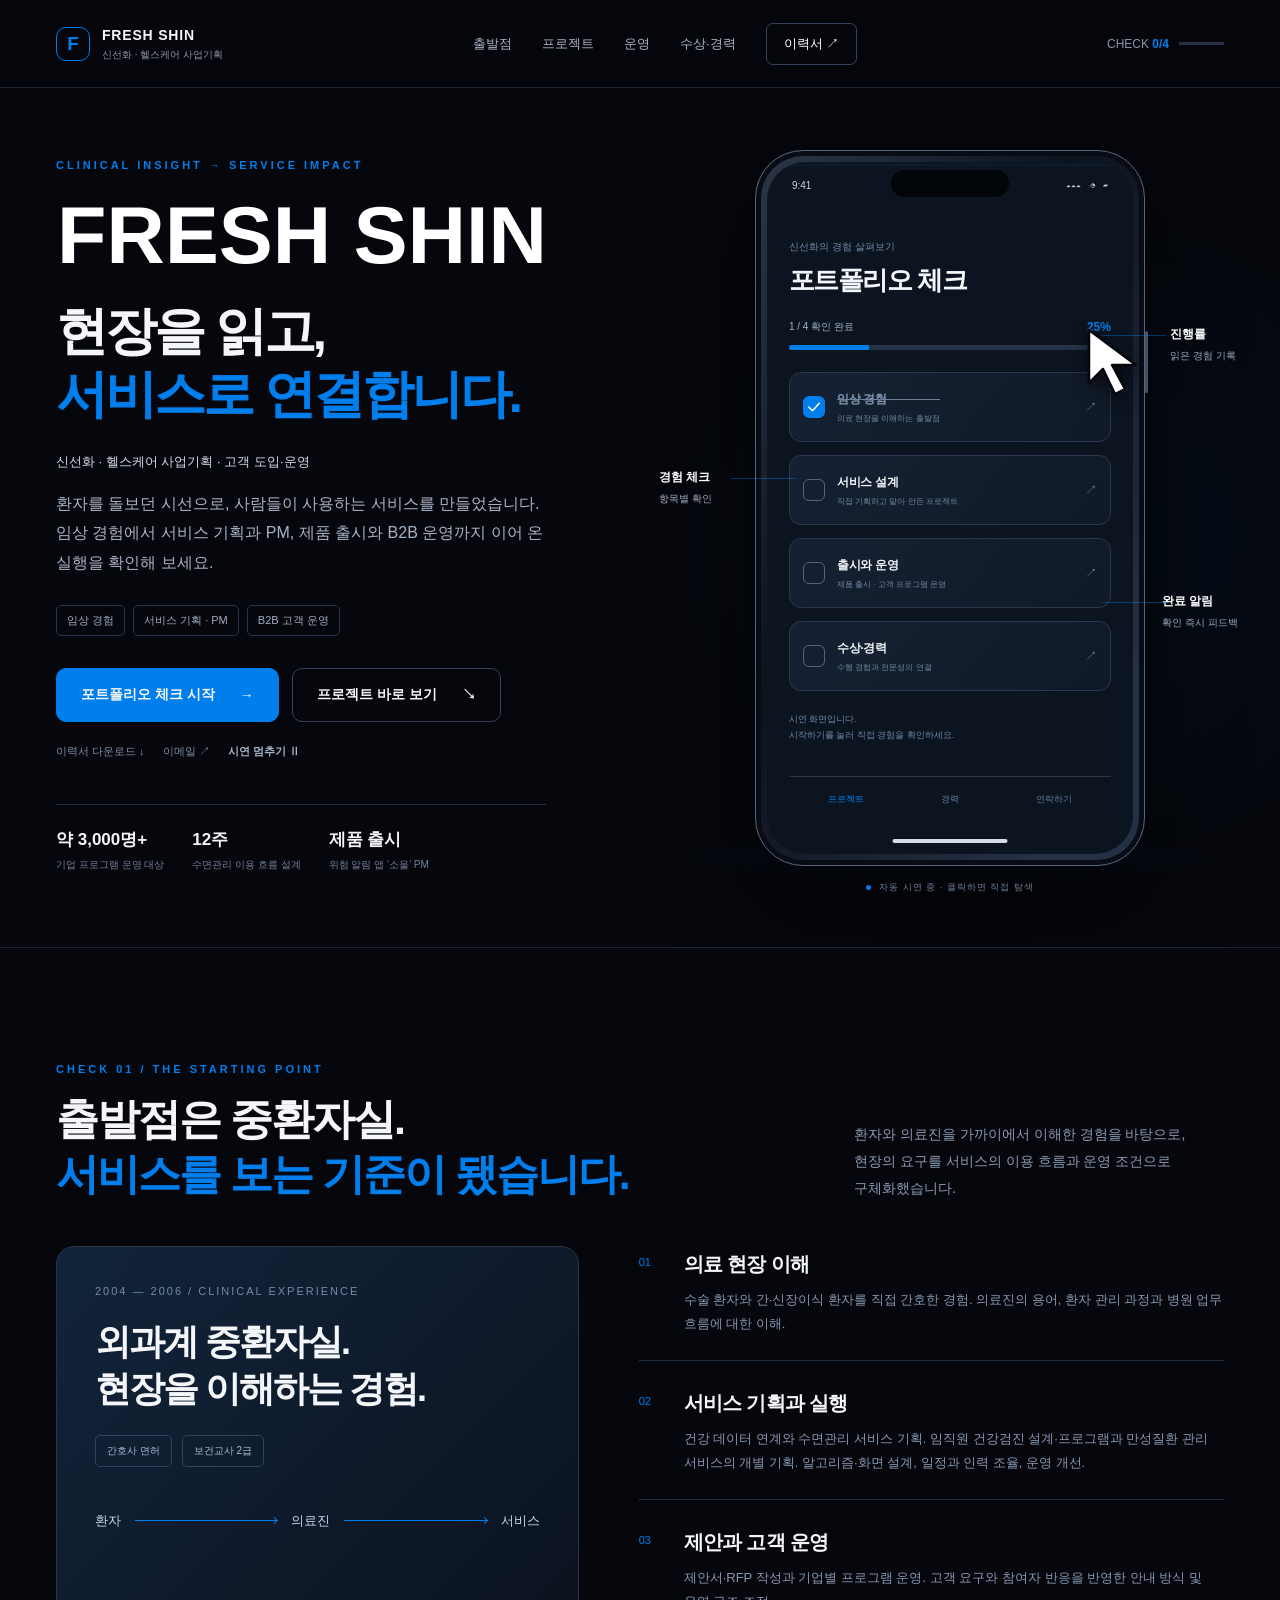
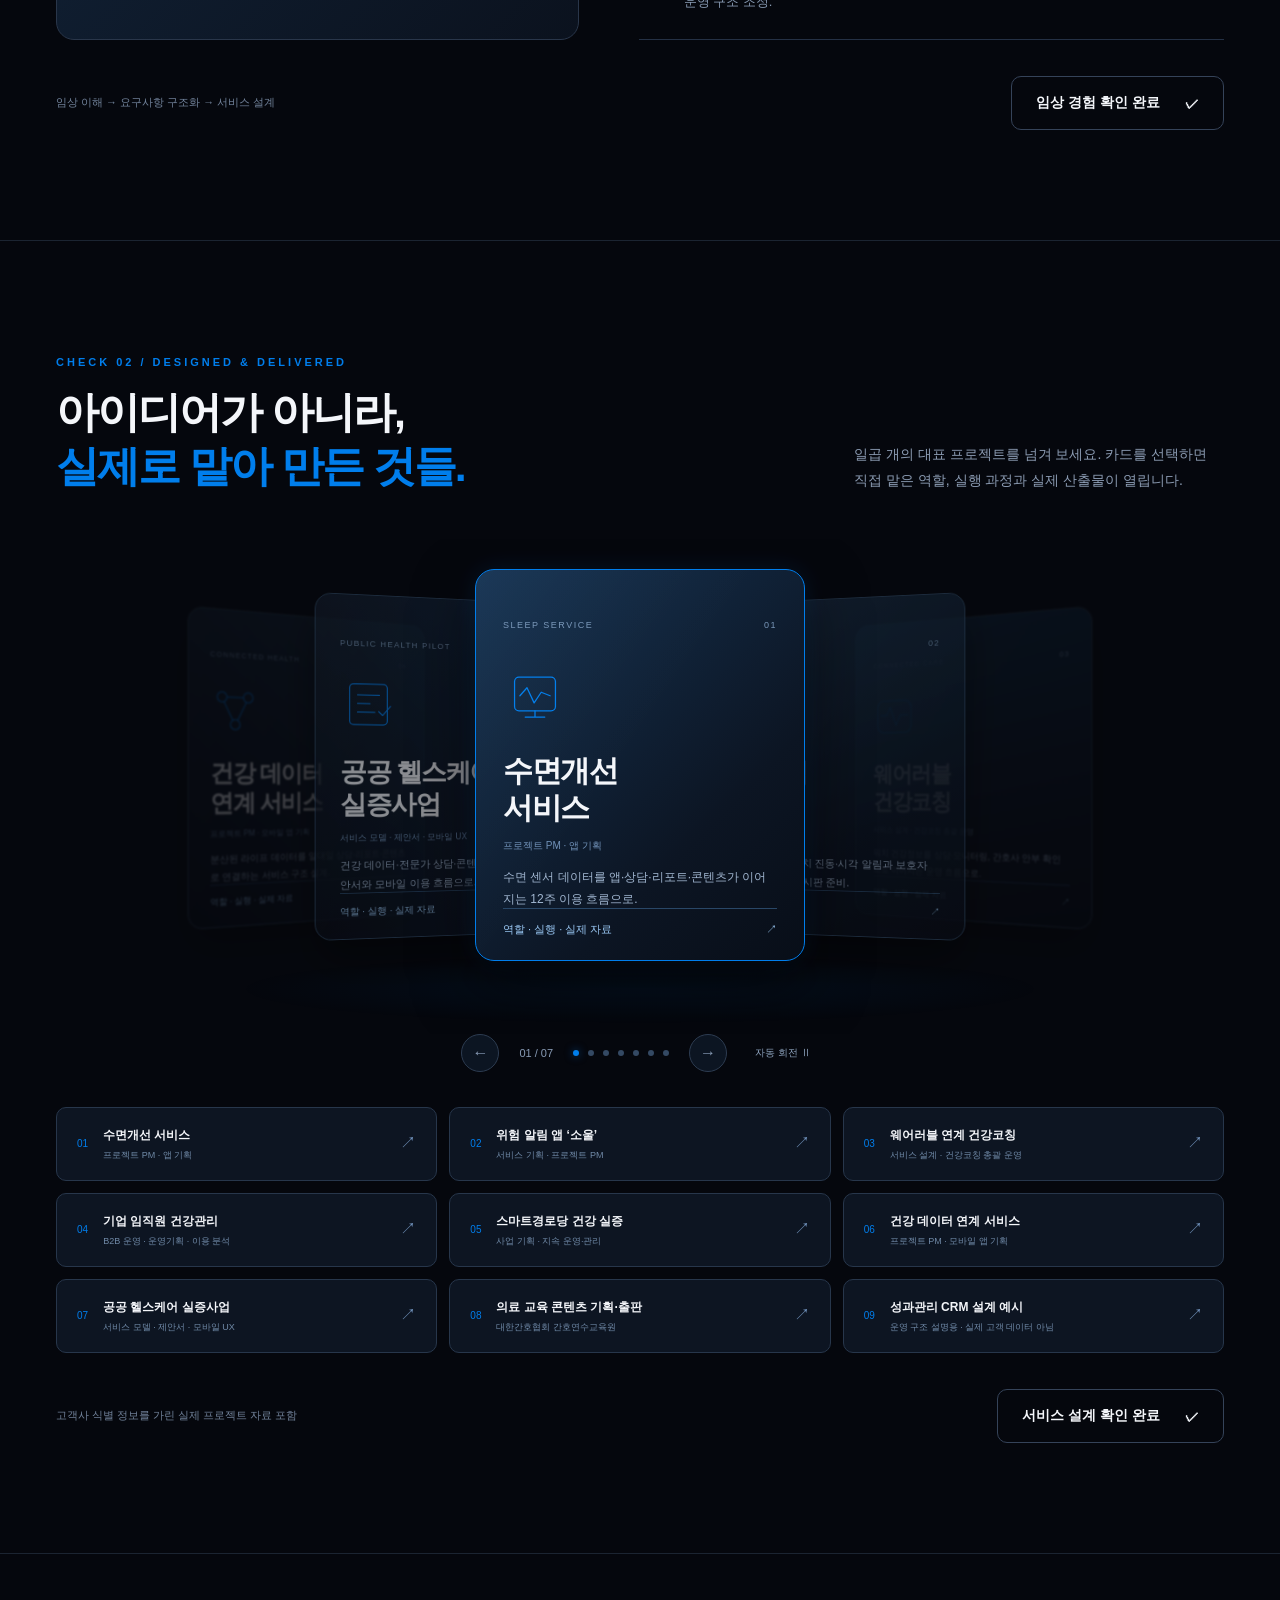
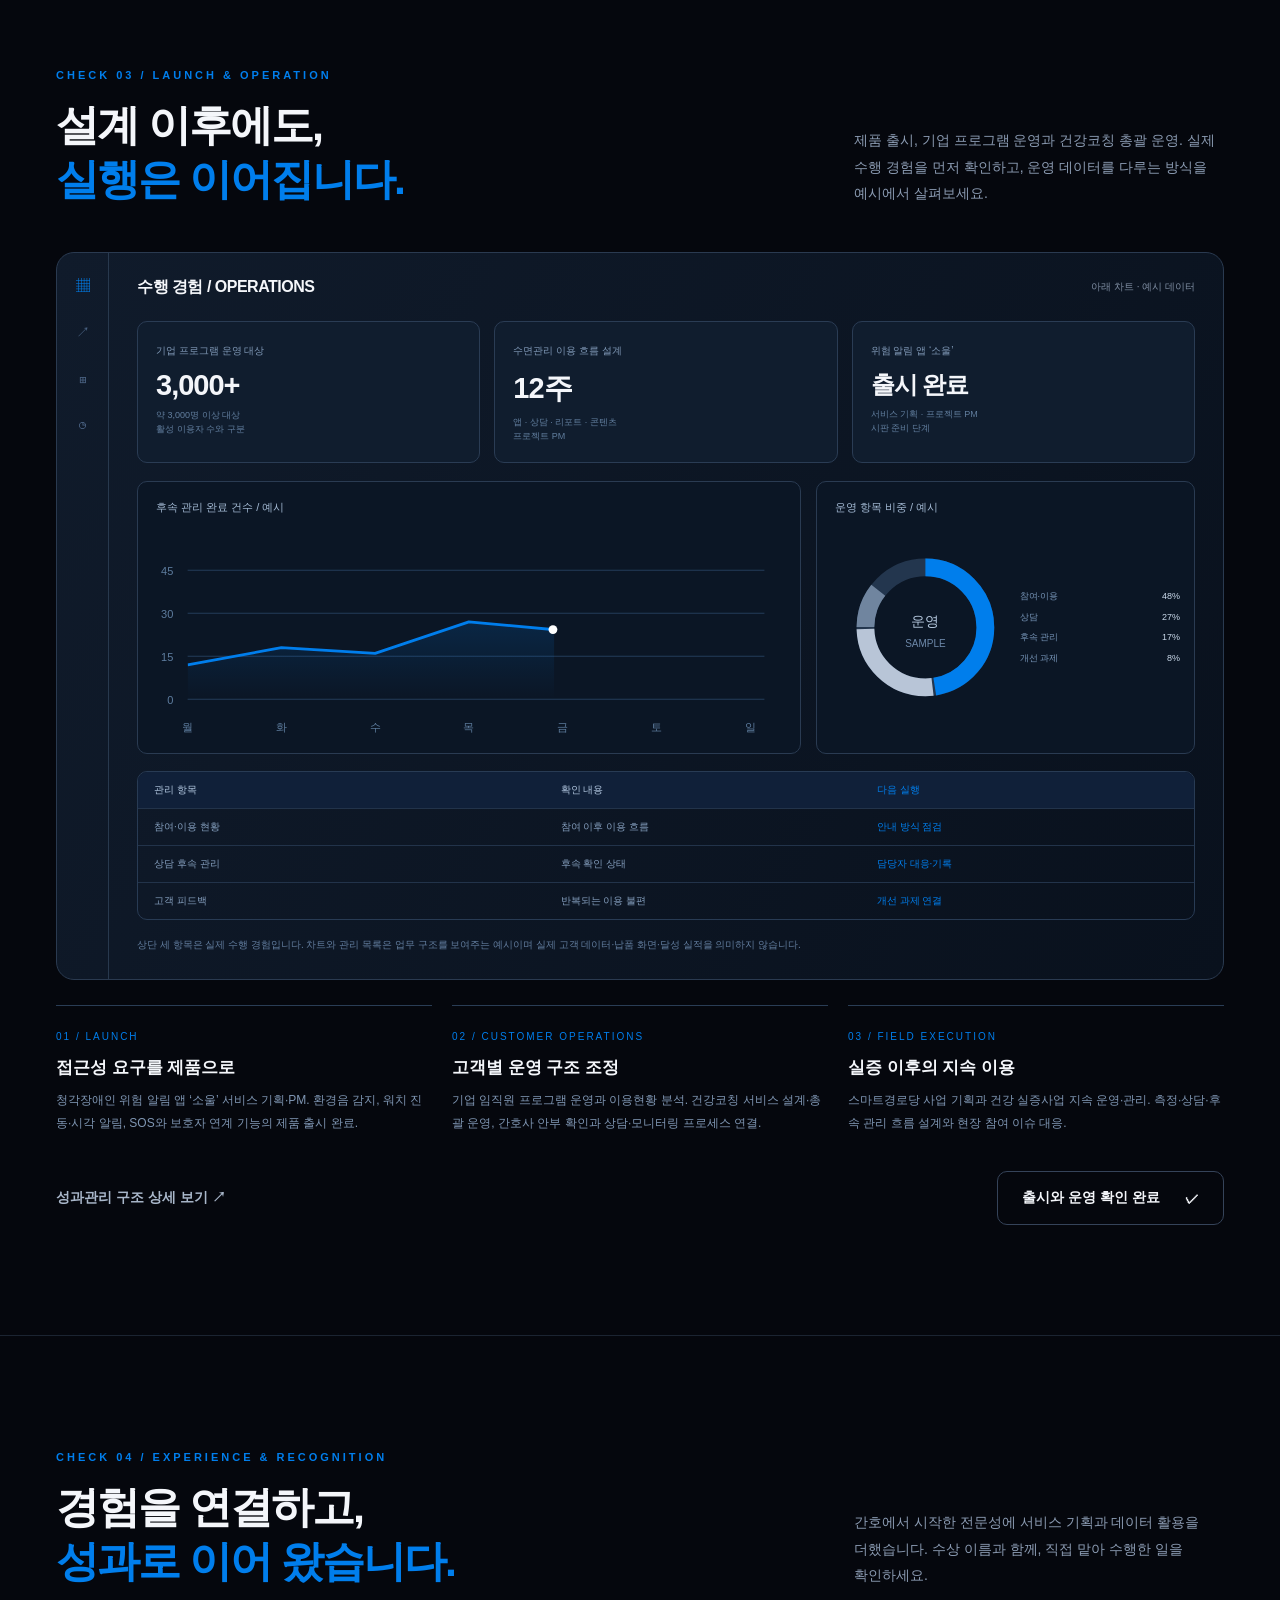
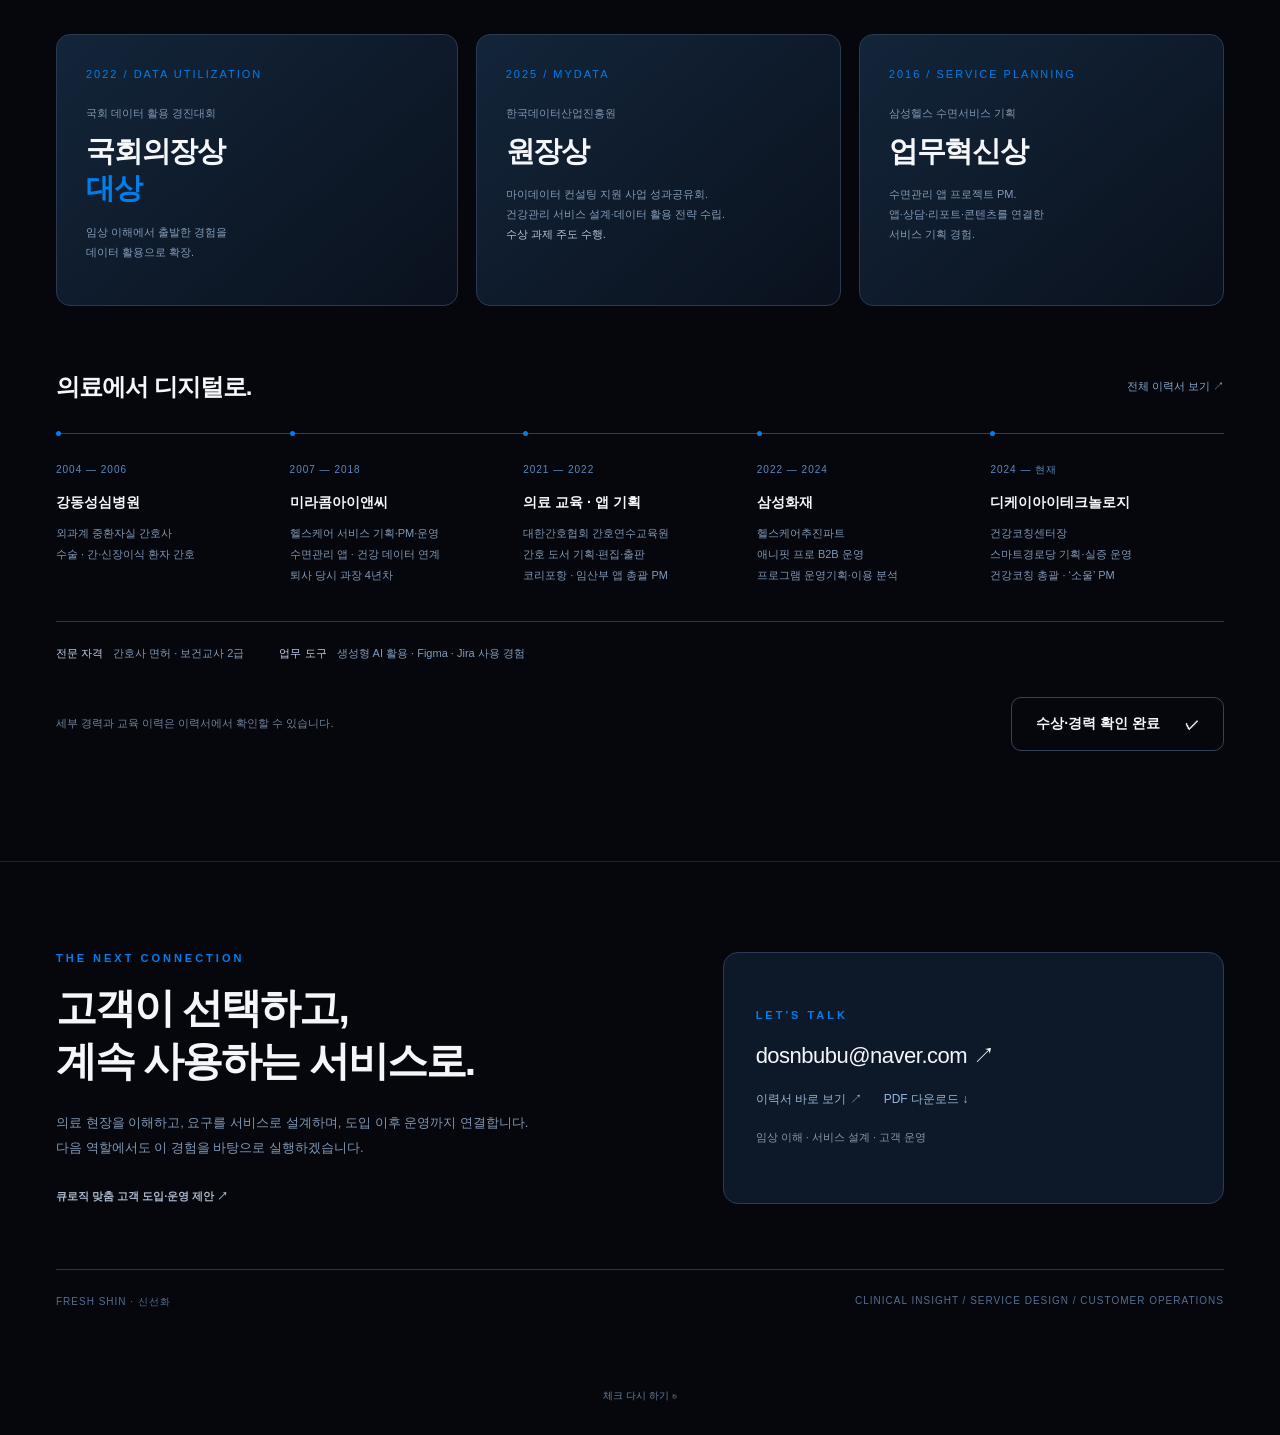
<file: index.html>
<!doctype html>
<html lang="ko">
<head>
<meta charset="utf-8"><meta name="viewport" content="width=device-width,initial-scale=1"><meta name="theme-color" content="#05070D">
<title>신선화 | Portfolio Check · 헬스케어 사업기획</title>
<meta name="description" content="임상에서 시작해 서비스 설계, 제품 출시와 고객 운영으로. 신선화의 수행 경험을 하나씩 확인하는 인터랙티브 포트폴리오.">
<meta property="og:title" content="신선화 | Portfolio Check"><meta property="og:description" content="현장을 읽고, 서비스로 연결합니다. 헬스케어 사업기획 · 서비스 기획과 PM · 고객 도입·운영."><meta property="og:type" content="website"><link rel="canonical" href="https://fresh1567.github.io/shin-seonhwa-portfolio/">
<style>:root{--bg:#05070D;--panel:#0D1420;--blue:#007EEC;--ink:#F4F6FA;--muted:#8B97A9;--line:#233044;--font:'Pretendard','Apple SD Gothic Neo','Noto Sans KR',sans-serif}*{box-sizing:border-box}html{scroll-behavior:smooth;scroll-padding-top:110px}body{margin:0;background:var(--bg);color:var(--ink);font-family:var(--font);-webkit-font-smoothing:antialiased}button,input,a{font:inherit}button,a{-webkit-tap-highlight-color:transparent}button{cursor:pointer}a{color:inherit;text-decoration:none}button{color:inherit}button:focus-visible,a:focus-visible,summary:focus-visible{outline:2px solid var(--blue);outline-offset:6px}::selection{background:var(--blue);color:white}button:disabled{cursor:default}.wrap{max-width:1440px;margin:auto;padding:0 56px}.eyebrow{font-size:11px;letter-spacing:3px;color:var(--blue);font-weight:650}.muted{color:var(--muted)}.skip{position:fixed;top:-100px;left:20px;z-index:200;background:var(--blue);padding:15px}.skip:focus{top:12px}.header{height:88px;position:sticky;top:0;z-index:50;background:rgba(5,7,13,.9);backdrop-filter:blur(18px);border-bottom:1px solid #1b2431}.header .wrap{height:100%;display:flex;align-items:center;justify-content:space-between;gap:24px}.brand{display:flex;align-items:center;gap:12px}.brand-mark{width:34px;height:34px;border:1px solid var(--blue);border-radius:10px;display:grid;place-items:center;font-size:19px;font-weight:800;color:var(--blue)}.brand b{font-size:14px;letter-spacing:.8px}.brand small{display:block;font-size:10px;color:var(--muted);margin-top:4px}.nav{display:flex;align-items:center;gap:30px;font-size:13px;color:#abb5c5}.nav a:hover{color:white}.nav .resume{padding:11px 17px;border:1px solid #35445a;border-radius:7px;color:white}.reading{display:flex;align-items:center;gap:10px;border:0;background:none;font-size:12px;color:var(--muted);padding:0}.reading b{color:var(--blue)}.mini-track{width:45px;height:3px;background:#263145;overflow:hidden}.mini-track i{display:block;height:100%;background:var(--blue);width:0}.btn{display:inline-flex;justify-content:center;align-items:center;gap:25px;background:var(--blue);border:1px solid var(--blue);padding:17px 24px;border-radius:10px;font-size:14px;font-weight:650;position:relative;overflow:hidden;transition:background .2s,transform .2s}.btn:hover{background:#096bc3}.btn:active{transform:scale(.97)}.btn.secondary{background:transparent;border-color:#354359}.btn.secondary:hover{background:#141f2e}.btn.text{background:none;border:none;padding:0;color:#a9b7ca}.btn[aria-pressed=true]{background:#101f30;border-color:#275d8d;color:#8dc3f5}.hero{position:relative;overflow:hidden;min-height:860px;border-bottom:1px solid #1b2431}.hero:before{content:'';position:absolute;left:50%;top:10%;width:65%;height:85%;background:radial-gradient(ellipse,rgba(0,126,236,.055),transparent 65%);pointer-events:none}.hero-grid{display:grid;grid-template-columns:1.04fr 1fr;gap:50px;align-items:center;min-height:840px}.hero-copy{padding-top:15px;position:relative;z-index:2}.name-canvas{width:100%;max-width:510px;height:85px;display:block;margin:26px 0 18px}.hero-copy h1{font-size:clamp(39px,4.1vw,62px);line-height:1.2;letter-spacing:-3px;margin:0 0 27px;font-weight:780}.hero-copy h1 em{color:var(--blue);font-style:normal}.hero-copy .lead{max-width:490px;font-size:16px;color:#a7b3c4;line-height:1.85;margin-bottom:28px;word-break:keep-all}.hero-copy .identity{font-size:13px;color:#d3dbe6;margin-bottom:18px}.chips{display:flex;gap:8px;flex-wrap:wrap;margin-bottom:32px}.chips span{font-size:11px;padding:7px 10px;border:1px solid #26364a;border-radius:5px;color:#9eacc0}.actions{display:flex;gap:13px;flex-wrap:wrap}.hero-links{display:flex;gap:18px;margin-top:22px;font-size:11px;color:#7d8ea5}.hero-links a:hover{color:white}.hero-proof{display:flex;gap:28px;margin-top:45px;padding-top:23px;border-top:1px solid #233044;max-width:490px}.hero-proof strong{font-size:17px;display:block}.hero-proof span{display:block;font-size:10px;color:#71829a;margin-top:7px}.hero-phone{position:relative;min-height:795px;display:flex;align-items:center;justify-content:center}.phone-wrap{position:relative;width:390px;height:716px;flex-shrink:0}.phone{position:absolute;inset:0;border-radius:48px;border:1px solid #586477;background:linear-gradient(120deg,#2c3747,#0d131d 40%,#243044 85%);box-shadow:0 40px 90px #0009,inset 0 0 0 5px #080c14}.phone:after{content:'';position:absolute;right:-4px;top:180px;width:3px;height:62px;border-radius:3px;background:#44536a}.screen{position:absolute;inset:11px;border-radius:38px;overflow:hidden;background:#0c1420}.notch{position:absolute;left:50%;transform:translateX(-50%);top:8px;width:118px;height:27px;background:#02050a;border-radius:20px;z-index:10}.phone-status{position:absolute;left:25px;right:25px;top:18px;font-size:10px;display:flex;justify-content:space-between;z-index:9;color:#cbd5e2}.phone-bottom{position:absolute;bottom:11px;left:50%;transform:translateX(-50%);width:115px;height:4px;border-radius:4px;background:#d3dce7;z-index:15}.pages{position:absolute;inset:0;transition:transform .5s cubic-bezier(.22,1,.36,1);width:200%;display:flex}.phone-page{position:relative;width:50%;height:100%;flex-shrink:0}.welcome{padding:93px 25px 25px;background:radial-gradient(ellipse at 50% 45%,rgba(0,126,236,.08),transparent 70%)}.welcome h2{font-size:34px;line-height:1.25;letter-spacing:-1.8px;margin:17px 0}.welcome p{font-size:13px;line-height:1.9;color:#8193ad;margin:0}.welcome-icon{width:140px;height:140px;display:grid;place-items:center;border:1px solid #2a4d71;background:linear-gradient(135deg,#163656,#0b192a);border-radius:35px;margin:43px auto 18px}.welcome-icon svg{width:76px;height:76px;fill:none;stroke:var(--blue);stroke-width:2.3;stroke-linecap:round;stroke-linejoin:round}.welcome .tiny{text-align:center;font-size:8px;letter-spacing:2px;color:#647c9a}.start{position:absolute;left:25px;right:25px;bottom:87px;min-height:55px;font-size:15px;border-radius:13px;padding:16px;transition:none}.start-ripple{position:absolute;width:18px;height:18px;left:59%;top:50%;border:1px solid white;border-radius:50%;transform:translate(-50%,-50%) scale(0);opacity:0}.welcome-footer{position:absolute;bottom:55px;left:0;right:0;font-size:9px!important;text-align:center}.phone-list{padding:78px 22px 30px}.phone-list h2{font-size:26px;letter-spacing:-1.5px;margin:9px 0 22px}.phone-list .hint{font-size:10px;color:#738aa6}.phone-progress{display:flex;justify-content:space-between;font-size:10px;color:#a3b2c6}.phone-progress b{font-size:12px;color:var(--blue)}.phone-track{height:5px;border-radius:4px;background:#253347;margin:11px 0 22px;overflow:hidden}.phone-track i{display:block;height:100%;background:var(--blue);width:0;transition:width .45s}.phone-task{width:100%;text-align:left;height:70px;background:linear-gradient(130deg,#152133,#101927);border:1px solid #29384e;border-radius:12px;display:flex;align-items:center;gap:12px;margin:0 0 13px;padding:13px;transition:border-color .2s;position:relative;overflow:hidden}.phone-task:hover{border-color:var(--blue)}.check{width:22px;height:22px;border:1px solid #506583;border-radius:6px;flex-shrink:0;display:grid;place-items:center;background:transparent}.check svg{width:18px;height:18px;fill:none;stroke:white;stroke-width:2;stroke-linecap:round;stroke-linejoin:round}.check path{stroke-dasharray:25;stroke-dashoffset:25;transition:stroke-dashoffset .3s}.phone-task strong{font-size:12px;display:block;position:relative;letter-spacing:-.3px}.phone-task small{font-size:8px;display:block;margin-top:5px;color:#7188a7}.phone-task .arrow{margin-left:auto;color:#6085b1;font-size:12px}.phone-task.done .check{background:var(--blue);border-color:var(--blue)}.phone-task.done path{stroke-dashoffset:0}.phone-task.done strong:after{content:'';position:absolute;left:0;right:0;top:50%;height:1px;background:#6d819b}.phone-task.done strong{color:#8297b2}.phone-list .list-note{font-size:9px;color:#6e87a7;line-height:1.8;margin:20px 0 0}.phone-nav{position:absolute;bottom:48px;left:22px;right:22px;border-top:1px solid #273649;padding-top:16px;display:flex;justify-content:space-around;font-size:9px;color:#617b9b}.phone-nav a:first-child{color:var(--blue)}.phone-banner{position:absolute;left:15px;right:15px;top:59px;background:#122b44;border:1px solid #2c5e8a;border-radius:12px;padding:14px;font-size:11px;display:flex;align-items:center;gap:10px;z-index:13;opacity:0;transform:translateY(-140px);transition:opacity .25s,transform .35s}.phone-banner.show{opacity:1;transform:translateY(0)}.phone-banner .badge{width:27px;height:27px;border-radius:8px;background:var(--blue);display:grid;place-items:center}.phone-banner small{display:block;font-size:8px;color:#819dbc;margin-top:4px}.demo-cursor{position:absolute;left:0;top:0;width:53px;height:70px;z-index:20;pointer-events:none;filter:drop-shadow(0 5px 8px #0009);transform-origin:2px 2px}.demo-cursor svg{width:100%;height:100%}.phone-caption{position:absolute;bottom:-28px;left:0;right:0;display:flex;align-items:center;justify-content:center;gap:8px;font-size:9px;color:#6e849f;letter-spacing:1px}.phone-caption i{width:5px;height:5px;border-radius:50%;background:var(--blue)}.phone-floor{position:absolute;left:-70px;right:-70px;bottom:-14px;height:45px;border-radius:50%;background:radial-gradient(ellipse,#007eec18,transparent 70%)}.phone-callout{position:absolute;font-size:10px;line-height:1.5;color:#9dacc1;pointer-events:none}.phone-callout b{display:block;color:white;font-size:12px;letter-spacing:-.2px;margin-bottom:5px}.callout-a{left:-96px;top:318px}.callout-b{right:-91px;top:175px}.callout-c{right:-93px;top:442px}.phone-callout:after{content:'';position:absolute;width:65px;height:1px;background:#007eec66;top:10px}.callout-a:after{left:72px}.callout-b:after,.callout-c:after{right:70px}.chapter{padding-top:115px;padding-bottom:110px;border-bottom:1px solid #1b2431;scroll-margin-top:25px}.section-head{display:flex;justify-content:space-between;align-items:flex-end;gap:45px;margin-bottom:45px}.section-head h2{font-size:43px;line-height:1.27;letter-spacing:-2px;font-weight:740;margin:17px 0 0}.section-head h2 em{font-style:normal;color:var(--blue)}.section-head p{max-width:370px;color:#8b9bb2;font-size:14px;line-height:1.9;margin:0;word-break:keep-all}.chapter-foot{margin-top:36px;display:flex;justify-content:space-between;align-items:center;gap:20px}.chapter-foot .note{font-size:11px;color:#71829a}.clinical{display:grid;grid-template-columns:1fr 1.12fr;gap:60px}.clinical-board{border:1px solid #29364a;border-radius:18px;padding:38px;position:relative;background:linear-gradient(135deg,#12243a,#0b121e);min-height:350px}.clinical-board .year{color:#758ba6;font-size:11px;letter-spacing:2px}.clinical-board h3{font-size:36px;line-height:1.3;letter-spacing:-2px;margin:22px 0}.clinical-board .license{display:flex;gap:10px;font-size:10px;color:#a9bed7}.clinical-board .license span{padding:8px 11px;border:1px solid #2c4561;border-radius:5px}.clinical-flow{display:flex;gap:14px;align-items:center;margin-top:45px;font-size:13px;color:#c5d6e9}.clinical-flow i{flex:1;height:1px;background:var(--blue);position:relative}.clinical-flow i:after{content:'';position:absolute;right:0;top:-2px;width:4px;height:4px;border-top:1px solid var(--blue);border-right:1px solid var(--blue);transform:rotate(45deg)}.capabilities{display:flex;flex-direction:column;gap:24px}.capability{padding:5px 0 24px;border-bottom:1px solid #243044;display:grid;grid-template-columns:30px 1fr;gap:15px}.capability .num{font-size:11px;color:var(--blue);padding-top:5px}.capability h3{font-size:20px;letter-spacing:-.7px;margin:0 0 10px}.capability p{font-size:13px;color:#8698b0;line-height:1.85;margin:0;word-break:keep-all}.carousel-shell{position:relative;perspective:1350px;min-height:495px;overflow:hidden;isolation:isolate}.carousel{position:relative;transform-style:preserve-3d;height:440px;margin-top:15px}.project-slide{position:absolute;left:calc(50% - 165px);top:15px;width:330px;height:392px;background:linear-gradient(145deg,#152d48,#0e1827 65%,#0a101b);border:1px solid #2f4864;border-radius:19px;padding:27px;text-align:left;transform-origin:center;transition:transform .75s cubic-bezier(.22,1,.36,1),opacity .6s,filter .6s,border-color .3s;will-change:transform;box-shadow:0 25px 50px #0008;overflow:hidden}.project-slide:before{content:'';position:absolute;inset:0;background:linear-gradient(125deg,#ffffff06,transparent 50%);pointer-events:none}.project-slide.front{border-color:var(--blue);box-shadow:0 25px 60px #0008,0 0 24px #007eec20}.project-slide .kicker{font-size:9px;color:#7997b9;letter-spacing:1.5px;display:flex;justify-content:space-between}.project-slide svg{width:64px;height:64px;margin-top:32px;fill:none;stroke:var(--blue);stroke-width:1.4;stroke-linecap:round;stroke-linejoin:round}.project-slide h3{font-size:30px;line-height:1.25;letter-spacing:-1.5px;margin:22px 0 12px}.project-slide .role{font-size:10px;color:#7192b9}.project-slide .summary{font-size:12px;line-height:1.8;color:#a1b6d0;margin-top:14px}.project-slide .open{position:absolute;left:27px;right:27px;bottom:23px;border-top:1px solid #294767;padding-top:13px;font-size:11px;color:#9ac8f4;display:flex;justify-content:space-between}.carousel-ground{position:absolute;left:15%;right:15%;bottom:10px;height:70px;background:radial-gradient(ellipse,#007eec12,transparent 70%);z-index:-1}.carousel-controls{display:flex;align-items:center;justify-content:center;gap:20px;font-size:11px;color:#889bb5}.circle-btn{border:1px solid #2d3c51;background:#0c1522;width:38px;height:38px;border-radius:50%;font-size:16px}.circle-btn:hover{border-color:var(--blue)}.carousel-dots{display:flex;gap:9px}.carousel-dots button{width:6px;height:6px;padding:0;border:none;border-radius:50%;background:#344963}.carousel-dots button.active{background:var(--blue);box-shadow:0 0 8px #007eec88}.autoplay{border:none;background:none;font-size:10px;color:#8ca1bb;padding:8px}.project-list{display:grid;grid-template-columns:repeat(3,1fr);gap:12px;margin-top:35px}.project-link{border:1px solid #27364b;background:#0d1522;border-radius:10px;text-align:left;padding:18px 20px;display:flex;align-items:center;gap:15px}.project-link:hover{border-color:#007EEC}.project-link .num{color:var(--blue);font-size:10px}.project-link strong{font-size:12px;display:block;line-height:1.5}.project-link small{display:block;font-size:9px;color:#718ba9;margin-top:5px}.project-link .arrow{margin-left:auto;color:#6d8eb7}.dashboard{border:1px solid #2a3a50;border-radius:18px;overflow:hidden;background:linear-gradient(120deg,#101b2b,#09111d);display:grid;grid-template-columns:52px 1fr}.dash-sidebar{border-right:1px solid #28394e;padding:24px 0;display:flex;flex-direction:column;gap:29px;align-items:center;color:#496181;font-size:14px}.dash-sidebar span:first-child{color:var(--blue)}.dash-main{padding:24px 28px 25px}.dash-heading{display:flex;justify-content:space-between;align-items:center;margin-bottom:23px}.dash-heading strong{font-size:16px;letter-spacing:-.5px}.dash-heading span{font-size:10px;color:#8190a5}.dash-metrics{display:grid;grid-template-columns:repeat(3,1fr);gap:14px}.dash-metric{padding:18px;border:1px solid #2a3c54;border-radius:10px;background:#101d2e}.dash-metric small{font-size:10px;color:#819ab8}.dash-metric strong{font-size:29px;letter-spacing:-1px;display:block;margin:11px 0 6px;font-variant-numeric:tabular-nums}.dash-metric p{margin:0;color:#627f9f;font-size:9px;line-height:1.6}.dash-graphs{display:grid;grid-template-columns:1.75fr 1fr;gap:15px;margin-top:18px}.line-graph,.donut-graph{position:relative;border:1px solid #2a3b52;border-radius:10px;background:#0b1625;overflow:hidden}.graph-title{position:absolute;left:18px;top:18px;font-size:11px;color:#a3b9d3}.line-graph svg{width:100%;height:auto;display:block}.line-graph text{font-family:var(--font);font-size:10px;fill:#5e7d9f}.line-graph .chart-line{fill:none;stroke:var(--blue);stroke-width:2.5;stroke-linejoin:round}.line-graph .chart-area{fill:url(#crm-gradient)}.graph-tip{position:absolute;top:55px;left:20px;z-index:2;font-size:9px;color:#83a3c8;background:#15273e;border:1px solid #2b4d76;padding:9px 12px;border-radius:6px;pointer-events:none;opacity:0}.graph-tip b{display:block;color:white;font-size:15px;margin-top:4px}.donut-graph{display:grid;grid-template-columns:1fr .85fr;align-items:center;padding:30px 14px 10px}.donut-graph svg{width:100%;height:auto}.donut-graph text{fill:#b6c9df;font-family:var(--font);font-size:13px}.donut-legend{font-size:9px;color:#7896b9;line-height:2.3}.donut-legend b{color:#c9d8e9;font-weight:500;float:right}.queue{margin-top:17px;border:1px solid #283b54;border-radius:10px;overflow:hidden}.queue-row{padding:11px 16px;display:grid;grid-template-columns:1.3fr 1fr 1fr;gap:15px;border-top:1px solid #22334a;font-size:10px;color:#859fbe}.queue-row:first-child{border-top:none;background:#102039;color:#b4c9e2}.queue-row span:last-child{color:var(--blue)}.dashboard-caption{font-size:10px;color:#627d9e;line-height:1.8;margin:16px 0 0}.operation-bottom{display:grid;grid-template-columns:repeat(3,1fr);gap:20px;margin-top:25px}.operation-bottom article{border-top:1px solid #2a3d55;padding-top:20px}.operation-bottom small{color:var(--blue);font-size:10px;letter-spacing:2px}.operation-bottom h3{font-size:17px;margin:12px 0 10px}.operation-bottom p{font-size:12px;color:#7f96b3;line-height:1.9;margin:0}.awards{display:grid;grid-template-columns:1.1fr 1fr 1fr;gap:18px}.award{border:1px solid #2a3b50;border-radius:14px;padding:29px;background:linear-gradient(140deg,#13253a,#0a111d);min-height:272px}.award small{font-size:11px;letter-spacing:2px;color:var(--blue)}.award .org{font-size:11px;color:#7f96b1;line-height:1.7;margin:22px 0 10px}.award h3{font-size:29px;line-height:1.3;letter-spacing:-1.2px;margin:0}.award p{font-size:11px;line-height:1.8;color:#849bb8;margin:15px 0 0}.career-head{display:flex;justify-content:space-between;align-items:center;margin:65px 0 30px}.career-head h3{font-size:24px;letter-spacing:-1px;margin:0}.career-head a{font-size:11px;color:#8ba7c9}.timeline{display:grid;grid-template-columns:repeat(5,1fr)}.career-step{border-top:1px solid #2a405a;padding:25px 24px 0 0;position:relative}.career-step:before{content:'';position:absolute;left:0;top:-3px;width:5px;height:5px;border-radius:50%;background:var(--blue)}.career-step small{color:#5b8abb;font-size:10px;letter-spacing:1px}.career-step h4{font-size:14px;margin:15px 0 10px;line-height:1.5}.career-step p{font-size:11px;line-height:1.9;color:#8298b4;margin:0}.credentials{display:flex;gap:35px;flex-wrap:wrap;border-top:1px solid #26384d;margin-top:35px;padding-top:24px;font-size:11px;color:#829ab8}.credentials b{color:#c1d1e6;font-weight:500;margin-right:10px}.next{padding-top:90px;padding-bottom:80px}.next-layout{display:grid;grid-template-columns:1.2fr 1fr;gap:65px}.next h2{font-size:41px;letter-spacing:-2px;line-height:1.3;margin:18px 0 23px}.next p{font-size:13px;color:#8298b4;line-height:1.9;max-width:480px}.contact-card{border:1px solid #2a3d55;border-radius:15px;padding:32px;background:#0d1929;display:flex;flex-direction:column;justify-content:center;gap:20px}.contact-card .email{font-size:22px;letter-spacing:-.5px}.contact-card .contact-links{display:flex;flex-wrap:wrap;gap:22px;font-size:12px;color:#97b4d8}.tail{display:flex;justify-content:space-between;border-top:1px solid #24374d;margin-top:65px;padding-top:25px;color:#566e8e;font-size:10px;letter-spacing:1px}.toast{position:fixed;left:50%;bottom:35px;transform:translate(-50%,30px);opacity:0;pointer-events:none;background:#132c47;border:1px solid #2a6394;border-radius:12px;padding:15px 24px;box-shadow:0 15px 40px #0007;font-size:13px;z-index:110;transition:opacity .25s,transform .25s;max-width:calc(100vw - 30px);white-space:nowrap}.toast.show{opacity:1;transform:translate(-50%,0)}dialog{color:var(--ink);border:1px solid #355173;background:#0d1726;border-radius:20px;padding:0;width:min(1040px,calc(100vw - 36px));max-height:87vh;box-shadow:0 40px 100px #0009}dialog::backdrop{background:rgba(2,5,10,.85);backdrop-filter:blur(10px)}.modal-head{position:sticky;top:0;display:flex;justify-content:space-between;align-items:center;padding:23px 32px;background:#0d1726f5;border-bottom:1px solid #29405d;z-index:3}.modal-head .eyebrow{font-size:9px}.modal-close{border:1px solid #34516e;border-radius:50%;width:35px;height:35px;background:#102036;font-size:21px}.modal-body{padding:32px}.modal-body h2{font-size:32px;letter-spacing:-1.5px;margin:7px 0 16px}.modal-intro{font-size:14px;line-height:1.9;color:#9bb2cf;max-width:760px}.modal-role{font-size:11px;color:var(--blue);margin:20px 0 30px}.project-detail dl{display:grid;grid-template-columns:repeat(3,1fr);gap:18px;margin:30px 0}.project-detail dl>div{padding:22px;background:#101f33;border:1px solid #293f5b;border-radius:10px}.project-detail dt{color:#0089ff;font-size:11px;margin-bottom:13px}.project-detail dd{margin:0;font-size:12px;line-height:1.9;color:#a3b7d1;word-break:keep-all}.evidence-gallery{display:grid;grid-template-columns:repeat(3,1fr);gap:15px;align-items:start}.evidence-gallery figure,.anonymized-gallery{margin:0;background:#101d2e;border:1px solid #2a405a;border-radius:10px;padding:15px}.evidence-gallery img,.evidence-gallery svg,.anonymized-gallery img{display:block;max-width:100%;width:100%;height:auto;max-height:440px;object-fit:contain}.evidence-gallery figcaption,.anonymized-gallery figcaption{font-size:10px;line-height:1.6;color:#829bbd;margin-top:13px}.watch-gallery{grid-template-columns:1fr 1fr}.artifact-caption{font-size:11px;color:#849cbb;margin-top:35px}.artifact-caption b{color:#c3d1e5}.product-banner{display:flex;gap:25px;align-items:center;background:#10213a;border-radius:12px;padding:25px;margin-bottom:20px}.product-banner div{flex:1}.product-banner img{max-width:45%;height:auto}.product-banner h3{font-size:25px;line-height:1.3}.product-banner p,.product-banner small{font-size:11px;color:#89a9cd}.detail-tags{display:flex;flex-wrap:wrap;gap:8px;margin-bottom:25px}.detail-tags span{border:1px solid #2f4966;border-radius:4px;padding:8px 12px;font-size:10px;color:#83a4cc}.crm-table-wrap{overflow:auto}.crm-table{border-collapse:collapse;width:100%;font-size:11px;color:#92abcd}.crm-table caption{text-align:left;margin:20px 0}.crm-table td,.crm-table th{text-align:left;padding:15px;border:1px solid #29435f}.modal-foot{margin-top:35px;padding-top:25px;border-top:1px solid #29405d;display:flex;justify-content:space-between;gap:20px;align-items:center}.modal-foot p{font-size:11px;color:#829fbe}.revealed{animation:panelIn .7s both}.flash-section{animation:sectionFlash .9s}.reveal{opacity:0;transform:translateY(28px);transition:opacity .75s,transform .75s}.reveal.visible{opacity:1;transform:none}@keyframes panelIn{from{opacity:0;transform:translateY(25px)}to{opacity:1;transform:none}}@keyframes sectionFlash{0%,100%{box-shadow:none}40%{box-shadow:inset 0 0 0 1px #007eec77}}
@media(min-width:1600px){.wrap{max-width:1600px;padding:0 72px}.hero{min-height:930px}.hero-grid{min-height:920px}.hero-copy h1{font-size:68px}.phone-wrap{transform:scale(1.08)}}
@media(max-width:1150px){.wrap{padding:0 34px}.nav{gap:17px}.hero-grid{gap:22px}.hero-copy h1{font-size:45px}.hero-phone{min-height:755px}.phone-wrap{transform:scale(.93)}.phone-callout{display:none}.hero-proof{gap:20px}.hero-proof strong{font-size:14px}.clinical{gap:30px}.section-head h2{font-size:36px}.project-detail dl{grid-template-columns:1fr}.timeline{gap:15px}.career-step{padding-right:5px}.dash-metrics{gap:10px}.dash-metric strong{font-size:24px}.dashboard{grid-template-columns:38px 1fr}}
@media(max-width:850px){.header{height:72px}.nav a:not(.resume){display:none}.reading{font-size:10px}.header .wrap{gap:15px}.hero-grid{grid-template-columns:1fr;gap:0;min-height:0}.hero-copy{padding-top:65px}.hero-copy h1{font-size:48px}.hero-copy .lead{max-width:550px}.hero-links{flex-wrap:wrap}.hero-proof{margin-top:35px}.hero-phone{min-height:805px}.phone-wrap{transform:none}.hero{min-height:0}.chapter{padding-top:80px;padding-bottom:75px}.section-head{align-items:flex-start;flex-direction:column;gap:20px}.section-head p{max-width:550px}.clinical{grid-template-columns:1fr;gap:35px}.project-list{grid-template-columns:repeat(2,1fr)}.dash-graphs{grid-template-columns:1fr}.donut-graph{grid-template-columns:145px 1fr;padding:20px 35px}.donut-legend{font-size:11px}.donut-legend b{float:none;margin-left:30px}.donut-graph .graph-title{position:static;grid-column:1/-1;margin-bottom:10px}.awards{grid-template-columns:1fr}.award{min-height:0;padding:25px}.award .org{margin:13px 0}.timeline{grid-template-columns:1fr;gap:0}.career-step{border-top:none;border-left:1px solid #2a405a;padding:0 0 30px 25px}.career-step:before{left:-3px;top:2px}.career-step h4{margin:8px 0}.next-layout{grid-template-columns:1fr;gap:30px}.next h2{font-size:36px}.operation-bottom{grid-template-columns:1fr}.evidence-gallery{grid-template-columns:1fr 1fr}.chapter-foot{align-items:flex-start;flex-direction:column}.name-canvas{max-width:470px}.modal-body{padding:24px}.modal-head{padding:18px 24px}.dash-main{padding:20px}}
@media(max-width:480px){.wrap{padding:0 22px}.brand small{display:none}.header .wrap{gap:10px}.nav .resume{font-size:10px;padding:10px}.reading .mini-track{display:none}.hero-copy{padding-top:48px}.hero-copy h1{font-size:39px;letter-spacing:-2px}.hero-copy .lead{font-size:14px}.name-canvas{height:65px;margin:19px 0}.hero-proof{gap:18px}.hero-proof strong{font-size:13px}.hero-proof span{font-size:8px}.actions .btn{font-size:12px;padding:15px 18px}.hero-links{font-size:10px}.hero-phone{min-height:730px;margin:0 -22px}.phone-wrap{transform:scale(.9)}.section-head h2{font-size:31px;letter-spacing:-1.6px}.section-head p{font-size:12px}.clinical-board{padding:28px;min-height:310px}.clinical-board h3{font-size:30px}.clinical-flow{gap:10px;font-size:11px}.project-slide{width:280px;left:calc(50% - 140px);height:370px;padding:23px}.project-slide h3{font-size:27px}.project-slide .open{left:23px;right:23px}.carousel-shell{min-height:445px}.carousel{height:395px}.carousel-controls{gap:14px}.project-list{grid-template-columns:1fr}.dashboard{grid-template-columns:1fr}.dash-sidebar{display:none}.dash-main{padding:16px}.dash-heading strong{font-size:12px}.dash-metrics{grid-template-columns:1fr 1fr 1fr;gap:6px}.dash-metric{padding:12px 9px}.dash-metric strong{font-size:21px}.dash-metric small{font-size:9px}.dash-metric p{font-size:8px}.queue-row{font-size:9px;padding:10px;gap:7px}.donut-graph{padding:20px;grid-template-columns:115px 1fr}.dashboard-caption{font-size:9px}.contact-card{padding:26px}.contact-card .email{font-size:18px}.tail{gap:15px;line-height:1.8;font-size:8px}.credentials{gap:15px;font-size:10px}.evidence-gallery{grid-template-columns:1fr}.product-banner{flex-direction:column}.product-banner img{max-width:100%}.modal-body h2{font-size:27px}.modal-foot{align-items:flex-start;flex-direction:column}.toast{font-size:11px;padding:14px 18px}.career-head{gap:15px}.career-head h3{font-size:21px}.phone-list .list-note{font-size:9px}}
.reset-check{display:block;border:0;background:none;color:#6a829e;font-size:10px;padding:0;margin:0 auto 32px}.reset-check:hover{color:white}
@media(prefers-reduced-motion:reduce){html{scroll-behavior:auto}.reveal{opacity:1;transform:none}.pages,.project-slide,.phone-track i,.check path,.toast,.phone-banner{transition:none}.revealed,.flash-section{animation:none}}
</style>
</head>
<body>
<a class="skip" href="#main">본문으로 건너뛰기</a>
<header class="header"><div class="wrap"><a class="brand" href="#intro" aria-label="신선화 포트폴리오 처음으로"><span class="brand-mark">F</span><span><b>FRESH SHIN</b><small>신선화 · 헬스케어 사업기획</small></span></a><nav class="nav" aria-label="주요 메뉴"><a href="#capabilities">출발점</a><a href="#projects">프로젝트</a><a href="#execution">운영</a><a href="#awards">수상·경력</a><a class="resume" href="./shin-seonhwa-resume.pdf" target="_blank" rel="noopener">이력서 ↗</a></nav><button class="reading" id="reading" aria-label="포트폴리오 확인 항목으로 이동"><span>CHECK <b id="nav-count">0/4</b></span><span class="mini-track"><i id="nav-progress"></i></span></button></div></header>
<main id="main">
<section class="hero" id="intro"><div class="wrap hero-grid"><div class="hero-copy"><div class="eyebrow">CLINICAL INSIGHT → SERVICE IMPACT</div><canvas class="name-canvas" id="name-canvas" width="1020" height="170" aria-label="FRESH SHIN"></canvas><h1>현장을 읽고,<br><em>서비스로 연결합니다.</em></h1><p class="identity">신선화 · 헬스케어 사업기획 · 고객 도입·운영</p><p class="lead">환자를 돌보던 시선으로, 사람들이 사용하는 서비스를 만들었습니다. 임상 경험에서 서비스 기획과 PM, 제품 출시와 B2B 운영까지 이어 온 실행을 확인해 보세요.</p><div class="chips"><span>임상 경험</span><span>서비스 기획 · PM</span><span>B2B 고객 운영</span></div><div class="actions"><button class="btn" id="hero-start">포트폴리오 체크 시작 <span>→</span></button><a class="btn secondary" href="#projects">프로젝트 바로 보기 <span>↘</span></a></div><div class="hero-links"><a href="./shin-seonhwa-resume.pdf" download="신선화_이력서.pdf">이력서 다운로드 ↓</a><a href="mailto:dosnbubu@naver.com">이메일 ↗</a><button class="btn text" id="demo-control" style="font-size:11px">시연 멈추기 Ⅱ</button></div><div class="hero-proof"><div><strong>약 3,000명+</strong><span>기업 프로그램 운영 대상</span></div><div><strong>12주</strong><span>수면관리 이용 흐름 설계</span></div><div><strong>제품 출시</strong><span>위험 알림 앱 ‘소울’ PM</span></div></div></div>
<div class="hero-phone"><div class="phone-wrap"><div class="phone-floor"></div><div class="phone"><div class="screen"><div class="phone-status"><span>9:41</span><span>▴▴▴ &nbsp; ◔ &nbsp; ▰</span></div><div class="notch"></div><div class="pages" id="phone-pages"><div class="phone-page welcome"><div class="eyebrow" style="font-size:8px;letter-spacing:2px">FOUR CHECKS. ONE STORY.</div><h2>나의<br>포트폴리오 체크.</h2><p>어떤 경험을 쌓았고,<br>무엇을 실제로 만들었을까요?</p><div class="welcome-icon"><svg viewBox="0 0 72 72"><rect x="16" y="9" width="40" height="54" rx="7"/><path d="m26 27 5 5 12-13M26 43h20M26 52h13"/></svg></div><div class="tiny">FROM CARE TO CONNECTION</div><button class="btn start" id="phone-start">시작하기 <span>→</span><i class="start-ripple" id="start-ripple"></i></button><p class="welcome-footer">네 가지 경험을 하나씩 확인해 보세요</p></div><div class="phone-page phone-list"><div class="hint">신선화의 경험 살펴보기</div><h2>포트폴리오 체크</h2><div class="phone-progress"><span id="phone-completed">0 / 4 확인 완료</span><b id="phone-percent">0%</b></div><div class="phone-track"><i id="phone-fill"></i></div><div id="phone-tasks"></div><p class="list-note" id="phone-note">항목을 누르면 해당 경험으로 이동합니다.<br>내용을 본 뒤 ‘확인 완료’를 눌러주세요.</p><div class="phone-nav"><a href="#projects">프로젝트</a><a href="#career">경력</a><a href="mailto:dosnbubu@naver.com">연락하기</a></div></div></div><div class="phone-banner" id="phone-banner"><span class="badge">✓</span><div><strong id="phone-banner-title">좋아요! 1개 확인 완료</strong><small>경험이 하나의 이야기로 연결됩니다.</small></div></div><div class="phone-bottom"></div></div></div><div class="demo-cursor" id="demo-cursor" aria-hidden="true"><svg viewBox="0 0 53 70"><path d="M3 2v53l14-14 12 25 10-5-13-24h24Z" fill="#fff" stroke="#05070D" stroke-width="2.5" stroke-linejoin="round"/></svg></div><div class="phone-callout callout-a"><b>경험 체크</b>항목별 확인</div><div class="phone-callout callout-b"><b>진행률</b>읽은 경험 기록</div><div class="phone-callout callout-c"><b>완료 알림</b>확인 즉시 피드백</div><div class="phone-caption"><i></i><span id="phone-caption-text">자동 시연 중 · 클릭하면 직접 탐색</span></div></div></div></div></section>

<section class="chapter wrap" id="capabilities"><div class="section-head reveal"><div><div class="eyebrow">CHECK 01 / THE STARTING POINT</div><h2>출발점은 중환자실.<br><em>서비스를 보는 기준이 됐습니다.</em></h2></div><p>환자와 의료진을 가까이에서 이해한 경험을 바탕으로, 현장의 요구를 서비스의 이용 흐름과 운영 조건으로 구체화했습니다.</p></div><div class="clinical"><article class="clinical-board reveal"><div class="year">2004 — 2006 / CLINICAL EXPERIENCE</div><h3>외과계 중환자실.<br>현장을 이해하는 경험.</h3><div class="license"><span>간호사 면허</span><span>보건교사 2급</span></div><div class="clinical-flow"><span>환자</span><i></i><span>의료진</span><i></i><span>서비스</span></div></article><div class="capabilities"><article class="capability reveal"><span class="num">01</span><div><h3>의료 현장 이해</h3><p>수술 환자와 간·신장이식 환자를 직접 간호한 경험. 의료진의 용어, 환자 관리 과정과 병원 업무 흐름에 대한 이해.</p></div></article><article class="capability reveal"><span class="num">02</span><div><h3>서비스 기획과 실행</h3><p>건강 데이터 연계와 수면관리 서비스 기획. 임직원 건강검진 설계·프로그램과 만성질환 관리 서비스의 개별 기획. 알고리즘·화면 설계, 일정과 인력 조율, 운영 개선.</p></div></article><article class="capability reveal"><span class="num">03</span><div><h3>제안과 고객 운영</h3><p>제안서·RFP 작성과 기업별 프로그램 운영. 고객 요구와 참여자 반응을 반영한 안내 방식 및 운영 구조 조정.</p></div></article></div></div><div class="chapter-foot"><span class="note">임상 이해 → 요구사항 구조화 → 서비스 설계</span><button class="btn secondary confirm" data-check="0">임상 경험 확인 완료 <span>✓</span></button></div></section>

<section class="chapter wrap" id="projects"><div class="section-head reveal"><div><div class="eyebrow">CHECK 02 / DESIGNED & DELIVERED</div><h2>아이디어가 아니라,<br><em>실제로 맡아 만든 것들.</em></h2></div><p>일곱 개의 대표 프로젝트를 넘겨 보세요. 카드를 선택하면 직접 맡은 역할, 실행 과정과 실제 산출물이 열립니다.</p></div><div class="carousel-shell reveal" id="carousel-shell"><div class="carousel" id="carousel" aria-label="대표 프로젝트 카드 캐러셀"></div><div class="carousel-ground"></div></div><div class="carousel-controls"><button class="circle-btn" id="prev" aria-label="이전 프로젝트">←</button><span id="slide-index" aria-live="polite">01 / 07</span><div class="carousel-dots" id="carousel-dots"></div><button class="circle-btn" id="next" aria-label="다음 프로젝트">→</button><button class="autoplay" id="carousel-play" aria-pressed="true">자동 회전 Ⅱ</button></div><div class="project-list" id="project-list"></div><div class="chapter-foot"><span class="note">고객사 식별 정보를 가린 실제 프로젝트 자료 포함</span><button class="btn secondary confirm" data-check="1">서비스 설계 확인 완료 <span>✓</span></button></div></section>

<section class="chapter wrap" id="execution"><div class="section-head reveal"><div><div class="eyebrow">CHECK 03 / LAUNCH & OPERATION</div><h2>설계 이후에도,<br><em>실행은 이어집니다.</em></h2></div><p>제품 출시, 기업 프로그램 운영과 건강코칭 총괄 운영. 실제 수행 경험을 먼저 확인하고, 운영 데이터를 다루는 방식을 예시에서 살펴보세요.</p></div><div class="dashboard reveal" id="dashboard"><aside class="dash-sidebar" aria-hidden="true"><span>▦</span><span>↗</span><span>⊞</span><span>◷</span></aside><div class="dash-main"><div class="dash-heading"><strong>수행 경험 / OPERATIONS</strong><span>아래 차트 · 예시 데이터</span></div><div class="dash-metrics"><article class="dash-metric"><small>기업 프로그램 운영 대상</small><strong data-counter="3000">0+</strong><p>약 3,000명 이상 대상<br>활성 이용자 수와 구분</p></article><article class="dash-metric"><small>수면관리 이용 흐름 설계</small><strong data-counter="12">0주</strong><p>앱 · 상담 · 리포트 · 콘텐츠<br>프로젝트 PM</p></article><article class="dash-metric"><small>위험 알림 앱 ‘소울’</small><strong style="font-size:24px">출시 완료</strong><p>서비스 기획 · 프로젝트 PM<br>시판 준비 단계</p></article></div><div class="dash-graphs"><div class="line-graph" id="line-graph" tabindex="0" role="group" aria-label="예시 데이터, 7일간 후속 관리 완료 건수. 좌우 방향키로 확인"><div class="graph-title">후속 관리 완료 건수 / 예시</div><svg viewBox="0 0 600 246"><defs><linearGradient id="crm-gradient" x1="0" y1="0" x2="0" y2="1"><stop stop-color="#007EEC" stop-opacity=".25"/><stop offset="1" stop-color="#007EEC" stop-opacity="0"/></linearGradient><clipPath id="chart-clip"><rect id="chart-reveal" x="45" y="55" width="0" height="166"/></clipPath></defs><g stroke="#233c59" stroke-width="1"><path d="M45 197H568M45 158H568M45 119H568M45 80H568"/></g><g id="chart-labels"></g><g clip-path="url(#chart-clip)"><path id="crm-area" class="chart-area"/><path id="crm-line" class="chart-line"/></g><circle id="chart-head" r="4" fill="#fff"/><line id="chart-hover-line" y1="66" y2="197" stroke="#007EEC" stroke-dasharray="4 5" opacity="0"/><circle id="chart-hover" r="4" fill="#fff" stroke="#007EEC" stroke-width="2" opacity="0"/></svg><div class="graph-tip" id="graph-tip"></div></div><div class="donut-graph"><div class="graph-title">운영 항목 비중 / 예시</div><svg viewBox="0 0 170 170"><circle cx="85" cy="85" r="54" fill="none" stroke="#23364e" stroke-width="16"/><g id="crm-donut" transform="rotate(-90 85 85)"></g><text x="85" y="84" text-anchor="middle">운영</text><text x="85" y="103" text-anchor="middle" style="font-size:9px;fill:#6c87a8">SAMPLE</text></svg><div class="donut-legend">참여·이용 <b>48%</b><br>상담 <b>27%</b><br>후속 관리 <b>17%</b><br>개선 과제 <b>8%</b></div></div></div><div class="queue"><div class="queue-row"><span>관리 항목</span><span>확인 내용</span><span>다음 실행</span></div><div class="queue-row"><span>참여·이용 현황</span><span>참여 이후 이용 흐름</span><span>안내 방식 점검</span></div><div class="queue-row"><span>상담 후속 관리</span><span>후속 확인 상태</span><span>담당자 대응·기록</span></div><div class="queue-row"><span>고객 피드백</span><span>반복되는 이용 불편</span><span>개선 과제 연결</span></div></div><p class="dashboard-caption">상단 세 항목은 실제 수행 경험입니다. 차트와 관리 목록은 업무 구조를 보여주는 예시이며 실제 고객 데이터·납품 화면·달성 실적을 의미하지 않습니다.</p></div></div><div class="operation-bottom"><article class="reveal"><small>01 / LAUNCH</small><h3>접근성 요구를 제품으로</h3><p>청각장애인 위험 알림 앱 ‘소울’ 서비스 기획·PM. 환경음 감지, 워치 진동·시각 알림, SOS와 보호자 연계 기능의 제품 출시 완료.</p></article><article class="reveal"><small>02 / CUSTOMER OPERATIONS</small><h3>고객별 운영 구조 조정</h3><p>기업 임직원 프로그램 운영과 이용현황 분석. 건강코칭 서비스 설계·총괄 운영, 간호사 안부 확인과 상담·모니터링 프로세스 연결.</p></article><article class="reveal"><small>03 / FIELD EXECUTION</small><h3>실증 이후의 지속 이용</h3><p>스마트경로당 사업 기획과 건강 실증사업 지속 운영·관리. 측정·상담·후속 관리 흐름 설계와 현장 참여 이슈 대응.</p></article></div><div class="chapter-foot"><button class="btn text" data-project="crm">성과관리 구조 상세 보기 ↗</button><button class="btn secondary confirm" data-check="2">출시·운영 경험 확인 완료 <span>✓</span></button></div></section>

<section class="chapter wrap" id="awards"><div class="section-head reveal"><div><div class="eyebrow">CHECK 04 / EXPERIENCE & RECOGNITION</div><h2>경험을 연결하고,<br><em>성과로 이어 왔습니다.</em></h2></div><p>간호에서 시작한 전문성에 서비스 기획과 데이터 활용을 더했습니다. 수상 이름과 함께, 직접 맡아 수행한 일을 확인하세요.</p></div><div class="awards"><article class="award reveal"><small>2022 / DATA UTILIZATION</small><div class="org">국회 데이터 활용 경진대회</div><h3>국회의장상<br><span style="color:#007EEC">대상</span></h3><p>임상 이해에서 출발한 경험을<br>데이터 활용으로 확장.</p></article><article class="award reveal"><small>2025 / MYDATA</small><div class="org">한국데이터산업진흥원</div><h3>원장상</h3><p>마이데이터 컨설팅 지원 사업 성과공유회.<br>건강관리 서비스 설계·데이터 활용 전략 수립.<br><span style="color:#b5c7de">수상 과제 주도 수행.</span></p></article><article class="award reveal"><small>2016 / SERVICE PLANNING</small><div class="org">삼성헬스 수면서비스 기획</div><h3>업무혁신상</h3><p>수면관리 앱 프로젝트 PM.<br>앱·상담·리포트·콘텐츠를 연결한<br>서비스 기획 경험.</p></article></div><div class="career-head" id="career"><h3>의료에서 디지털로.</h3><a href="./shin-seonhwa-resume.pdf" target="_blank" rel="noopener">전체 이력서 보기 ↗</a></div><div class="timeline"><article class="career-step reveal"><small>2004 — 2006</small><h4>강동성심병원</h4><p>외과계 중환자실 간호사<br>수술 · 간·신장이식 환자 간호</p></article><article class="career-step reveal"><small>2007 — 2018</small><h4>미라콤아이앤씨</h4><p>헬스케어 서비스 기획·PM·운영<br>수면관리 앱 · 건강 데이터 연계<br>퇴사 당시 과장 4년차</p></article><article class="career-step reveal"><small>2021 — 2022</small><h4>의료 교육 · 앱 기획</h4><p>대한간호협회 간호연수교육원<br>간호 도서 기획·편집·출판<br>코리포항 · 임산부 앱 총괄 PM</p></article><article class="career-step reveal"><small>2022 — 2024</small><h4>삼성화재</h4><p>헬스케어추진파트<br>애니핏 프로 B2B 운영<br>프로그램 운영기획·이용 분석</p></article><article class="career-step reveal"><small>2024 — 현재</small><h4>디케이아이테크놀로지</h4><p>건강코칭센터장<br>스마트경로당 기획·실증 운영<br>건강코칭 총괄 · ‘소울’ PM</p></article></div><div class="credentials"><span><b>전문 자격</b>간호사 면허 · 보건교사 2급</span><span><b>업무 도구</b>생성형 AI 활용 · Figma · Jira 사용 경험</span></div><div class="chapter-foot"><span class="note">세부 경력과 교육 이력은 이력서에서 확인할 수 있습니다.</span><button class="btn secondary confirm" data-check="3">수상·경력 확인 완료 <span>✓</span></button></div></section>

<section class="next wrap" id="qlogic"><div class="next-layout"><div><div class="eyebrow">THE NEXT CONNECTION</div><h2>고객이 선택하고,<br>계속 사용하는 서비스로.</h2><p>의료 현장을 이해하고, 요구를 서비스로 설계하며, 도입 이후 운영까지 연결합니다. 다음 역할에서도 이 경험을 바탕으로 실행하겠습니다.</p><a class="btn text" href="./qlogic.html" style="font-size:11px;margin-top:16px">큐로직 맞춤 고객 도입·운영 제안 ↗</a></div><div class="contact-card"><div class="eyebrow">LET'S TALK</div><a class="email" href="mailto:dosnbubu@naver.com">dosnbubu@naver.com ↗</a><div class="contact-links"><a href="./shin-seonhwa-resume.pdf" target="_blank" rel="noopener">이력서 바로 보기 ↗</a><a href="./shin-seonhwa-resume.pdf" download="신선화_이력서.pdf">PDF 다운로드 ↓</a></div><div class="muted" id="completion-message" style="font-size:11px;line-height:1.8">임상 이해 · 서비스 설계 · 고객 운영</div></div></div><footer class="tail"><span>FRESH SHIN · 신선화</span><span>CLINICAL INSIGHT / SERVICE DESIGN / CUSTOMER OPERATIONS</span></footer></section>
</main>
<dialog id="project-dialog" aria-labelledby="modal-title"><div class="modal-head"><span class="eyebrow" id="modal-kicker"></span><button class="modal-close" id="modal-close" aria-label="프로젝트 상세 닫기">×</button></div><div class="modal-body" id="modal-body"></div></dialog>
<button id="reset-check" type="button" class="reset-check">체크 다시 하기 ↻</button>
<div class="toast" id="toast" role="status" aria-live="polite"></div>
<script>const PROJECTS=[{"id":"sleep","tag":"SLEEP SERVICE","title":"수면개선 서비스","short":"수면개선<br>서비스","role":"프로젝트 PM · 앱 기획","summary":"수면 센서 데이터를 앱·상담·리포트·콘텐츠가 이어지는 12주 이용 흐름으로.","icon":"<rect x=\"13\" y=\"17\" width=\"46\" height=\"38\" rx=\"5\"/><path d=\"m19 38 8-9 8 17 8-12 10 4M25 62h22M36 55v7\"/>","detail":"<dl><div><dt>문제</dt><dd>수면 센서 데이터를 실제 생활 습관 개선으로 연결해야 했습니다.</dd></div><div><dt>행동</dt><dd>앱의 백엔드와 프론트엔드, 상담, 리포트, 콘텐츠가 이어지는 흐름을 설계했습니다.</dd></div><div><dt>결과</dt><dd>12주 프로그램의 앱 이용 흐름과 상담·리포트·콘텐츠 구성을 하나의 서비스로 정리했습니다. 아래 센서 연계, 앱 이용 흐름과 리포트 화면에서 설계 범위를 확인할 수 있습니다.</dd></div></dl>\r\n              <p class=\"artifact-caption\"><b>실제 프로젝트 화면</b> · 센서 연계 / 앱 이용 흐름 / 데이터 리포트</p><div class=\"evidence-gallery\"><figure><svg class=\"customer-private privacy-frame\" viewBox=\"0 0 480 512\" width=\"480\" height=\"512\" role=\"img\" aria-label=\"수면 서비스 센서 자료\"><image href=\"./assets/projects/sleep-device.png\" width=\"480\" height=\"512\"/><rect x=\"172.8\" y=\"184.32\" width=\"139.2\" height=\"46.08\" rx=\"3\" fill=\"#dce5eb\"/></svg><figcaption>센서 연계</figcaption></figure><figure><svg class=\"customer-private privacy-frame\" viewBox=\"0 0 441 764\" width=\"441\" height=\"764\" role=\"img\" aria-label=\"수면 프로그램 이용 흐름\"><image href=\"./assets/projects/sleep-onboarding.png\" width=\"441\" height=\"764\"/><rect x=\"97.02\" y=\"7.64\" width=\"229.32\" height=\"53.48\" rx=\"3\" fill=\"#dce5eb\"/><rect x=\"158.76\" y=\"198.64\" width=\"92.61\" height=\"22.92\" rx=\"3\" fill=\"#dce5eb\"/></svg><figcaption>앱 이용 흐름</figcaption></figure><figure><svg class=\"customer-private privacy-frame\" viewBox=\"0 0 441 759\" width=\"441\" height=\"759\" role=\"img\" aria-label=\"수면 데이터 리포트\"><image href=\"./assets/projects/sleep-report.png\" width=\"441\" height=\"759\"/></svg><figcaption>데이터 리포트</figcaption></figure></div>"},{"id":"soul","tag":"ACCESSIBLE SAFETY","title":"위험 알림 앱 ‘소울’","short":"위험 알림<br>앱 ‘소울’","role":"서비스 기획 · 프로젝트 PM","summary":"청각장애인을 위한 워치 진동·시각 알림과 보호자 연계. 제품 출시 완료, 시판 준비.","icon":"<rect x=\"18\" y=\"18\" width=\"36\" height=\"36\" rx=\"10\"/><path d=\"M27 18V8h18v10M27 54v10h18V54m-9-25v9m0 6v1M12 28v16m48-16v16\"/>","detail":"<dl><div><dt>문제</dt><dd>화재경보·경적·초인종처럼 소리로 전달되는 신호와 스마트폰을 확인하기 어려운 상황에서 위험 인지 공백이 발생합니다.</dd></div><div><dt>담당</dt><dd>청각장애인 위험 알림 APP ‘소울’의 서비스 기획과 PM을 맡았습니다. 위험 시나리오를 알림 방식과 워치 이용 흐름으로 정리했습니다.</dd></div><div><dt>출시 단계</dt><dd>환경음 감지, 진동·색상 알림, SOS 문자·위치 전달과 보호자 연계 기능의 서비스 기획 및 PM을 수행했습니다. 제품 출시를 완료했으며 현재 시판 준비 단계입니다.</dd></div></dl>\r\n              <div class=\"project-tags\"><span>접근성 요구사항</span><span>알림 시나리오</span><span>워치 화면 기획</span><span>대외 서비스 소개서</span></div>\r\n              <p class=\"artifact-caption\"><b>실제 제품 화면</b> · 진동·색상 알림 / 보호자 SOS 연계</p><div class=\"evidence-gallery watch-gallery\"><figure><img class=\"customer-private\" src=\"./assets/projects/soul-pattern.png\" alt=\"화재 신호를 진동 패턴과 색상으로 구분하는 서비스 화면\" loading=\"lazy\"><figcaption>알림 패턴과 색상 구분</figcaption></figure><figure><img class=\"customer-private\" src=\"./assets/projects/soul-caregiver.png\" alt=\"보호자에게 위험을 알리는 SOS 연계 서비스 화면\" loading=\"lazy\"><figcaption>보호자 알림 연계</figcaption></figure></div>"},{"id":"galaxy","tag":"CONNECTED CARE","title":"웨어러블 연계 건강코칭","short":"웨어러블<br>건강코칭","role":"서비스 설계 · 건강코칭 총괄 운영","summary":"워치 건강정보를 상담·모니터링, 간호사 안부 확인으로 이어지는 운영 흐름으로.","icon":"<path d=\"M13 34h10l6-12 10 27 7-15h13\"/><rect x=\"8\" y=\"12\" width=\"56\" height=\"48\" rx=\"10\"/>","detail":"<dl><div><dt>문제</dt><dd>웨어러블에서 확인한 건강정보가 앱 이용과 상담, 가족의 건강관리로 이어지도록 고객이 이해할 수 있는 서비스 흐름이 필요했습니다.</dd></div><div><dt>담당</dt><dd>DKI 건강코칭센터장으로 보험사·상조 고객 대상 건강코칭 서비스 설계와 총괄 운영, 데이터와 상담·모니터링을 연결하는 프로세스 설계를 수행했습니다.</dd></div><div><dt>구성</dt><dd>건강 데이터 플랫폼과 건강관리 앱을 연동해 걸음 수·운동·수면·심박수·산소포화도 정보를 확인합니다. 기준 외 측정값 확인 시 간호사가 안부 확인 전화를 하고, 동의·등록한 보호자에게 알림을 제공합니다.</dd></div></dl>\r\n              <div class=\"project-tags\"><span>워치·앱 데이터 연동</span><span>기준 외 알림</span><span>간호사 안부 확인</span><span>고객 이용 절차</span></div>\r\n              <div class=\"product-banner\"><div><small>WEARABLE CONNECTED CARE</small><h3>건강 데이터에서<br>상담과 안부 확인까지.</h3><p>서비스 설계 · 건강코칭 총괄 운영</p></div><img src=\"./assets/projects/watches-clean.png\" alt=\"배경을 정리한 두 대의 스마트워치\" loading=\"lazy\"></div>\r\n              <figure class=\"anonymized-gallery\"><img class=\"customer-private\" src=\"./assets/projects/phones-clean.png\" alt=\"고객사 비공개 처리한 건강정보 확인과 보호자 연계 화면\" loading=\"lazy\"><figcaption>건강정보 확인 · 심박수 측정값 · 보호자 알림과 간호사 안부 확인</figcaption></figure>"},{"id":"anyfit","tag":"B2B HEALTHCARE","title":"기업 임직원 건강관리","short":"기업 임직원<br>건강관리","role":"B2B 운영 · 운영기획 · 이용 분석","summary":"약 3,000명 이상 운영 대상. 기업별 프로그램과 참여자 반응을 운영 개선에 반영.","icon":"<circle cx=\"36\" cy=\"23\" r=\"8\"/><path d=\"M20 57V47a16 16 0 0 1 32 0v10M9 54v-8a11 11 0 0 1 8-11M63 54v-8a11 11 0 0 0-8-11\"/>","detail":"<dl><div><dt>문제</dt><dd>기업마다 다른 임직원 특성과 요구를 반영하면서 건강관리 프로그램의 참여와 지속 이용을 이끌어야 했습니다.</dd></div><div><dt>담당</dt><dd>삼성화재 헬스케어추진파트에서 APP 운영과 운영기획을 맡고, 만성질환·체중비만·마음건강 프로그램 운영과 교육, 서비스 이용현황 분석을 수행했습니다.</dd></div><div><dt>경험</dt><dd>약 3,000명 이상 대상의 B2B 운영 경험을 바탕으로 기업별 안내 방식과 운영 구조를 조정했습니다. 참여자의 반응을 확인하며 프로그램 참여를 유도하는 커뮤니케이션을 보완했습니다.</dd></div></dl>\r\n              <div class=\"project-tags\"><span>기업 고객 운영</span><span>건강증진 프로그램</span><span>참여자 커뮤니케이션</span><span>이용현황 분석</span></div>\r\n              <div class=\"evidence-gallery\"><figure><svg class=\"customer-private privacy-frame\" viewBox=\"0 0 840 1150\" width=\"840\" height=\"1150\" role=\"img\" aria-label=\"건강관리 프로그램의 건강위험분석 예시\"><image href=\"./assets/projects/anyfit-hra.png\" width=\"840\" height=\"1150\"/><rect x=\"117.6\" y=\"115\" width=\"117.6\" height=\"57.5\" rx=\"3\" fill=\"#dce5eb\"/></svg><figcaption>건강위험분석</figcaption></figure><figure><svg class=\"customer-private privacy-frame\" viewBox=\"0 0 700 1200\" width=\"700\" height=\"1200\" role=\"img\" aria-label=\"건강관리 프로그램의 질환별 관리 프로그램 예시\"><image href=\"./assets/projects/anyfit-program.png\" width=\"700\" height=\"1200\"/><rect x=\"119\" y=\"120\" width=\"98\" height=\"48\" rx=\"3\" fill=\"#dce5eb\"/><rect x=\"119\" y=\"288\" width=\"84\" height=\"36\" rx=\"3\" fill=\"#dce5eb\"/></svg><figcaption>질환별 프로그램</figcaption></figure><figure><svg class=\"customer-private privacy-frame\" viewBox=\"0 0 700 1200\" width=\"700\" height=\"1200\" role=\"img\" aria-label=\"건강관리 프로그램의 건강습관 미션 예시\"><image href=\"./assets/projects/anyfit-mission.png\" width=\"700\" height=\"1200\"/></svg><figcaption>건강습관 미션</figcaption></figure></div>"},{"id":"smart-senior","tag":"FIELD OPERATIONS","title":"스마트경로당 건강 실증","short":"스마트경로당<br>건강 실증","role":"사업 기획 · 지속 운영·관리","summary":"건강데이터 측정부터 비대면 상담과 후속 관리까지. 현장 이슈 대응과 운영 보완.","icon":"<path d=\"m9 31 27-22 27 22M17 27v34h38V27M30 61V43h12v18M29 29h14m-7-7v14\"/>","detail":"<dl><div><dt>소속</dt><dd>디케이아이테크놀로지 건강코칭센터</dd></div><div><dt>담당</dt><dd>스마트경로당 사업 기획 및 건강 실증사업 지속 운영·관리</dd></div><div><dt>수행</dt><dd>건강데이터 측정·상담·후속 관리의 운영 흐름 설계, 비대면 건강코칭 운영, 이용 과정의 현장 이슈 대응 및 운영 방식 보완</dd></div><div><dt>역량</dt><dd>RFP 작성과 공공사업 참여 경험을 갖추고 있으며, 기획한 서비스가 현장에서 지속 이용되도록 운영합니다.</dd></div></dl>"},{"id":"b2b","tag":"CONNECTED HEALTH","title":"건강 데이터 연계 서비스","short":"건강 데이터<br>연계 서비스","role":"프로젝트 PM · 모바일 앱 기획","summary":"분산된 라이프 데이터를 일대일 상담·리포트·콘텐츠로 연결하는 서비스 구조 설계.","icon":"<circle cx=\"17\" cy=\"17\" r=\"7\"/><circle cx=\"55\" cy=\"17\" r=\"7\"/><circle cx=\"36\" cy=\"55\" r=\"7\"/><path d=\"M24 17h24M20 24l12 24M52 24 40 48\"/>","detail":"<dl><div><dt>문제</dt><dd>건강 데이터 플랫폼에 축적된 라이프 데이터를 개인이 활용할 수 있는 건강관리 경험으로 바꿔야 했습니다.</dd></div><div><dt>행동</dt><dd>데이터 연동, 상담, 리포트, 콘텐츠가 이어지는 모바일 서비스 구조와 화면을 기획했습니다.</dd></div><div><dt>결과</dt><dd>측정 데이터를 일대일 맞춤 건강관리로 연결하는 서비스 흐름을 구체화했습니다.</dd></div></dl>\r\n              <div class=\"evidence-gallery\"><figure><svg class=\"customer-private privacy-frame\" viewBox=\"0 0 478 826\" width=\"478\" height=\"826\" role=\"img\" aria-label=\"건강 데이터 플랫폼 서비스 기획 자료\"><image href=\"./assets/projects/shealth-service.png\" width=\"478\" height=\"826\"/><rect x=\"14.34\" y=\"99.12\" width=\"205.54\" height=\"74.34\" rx=\"3\" fill=\"#dce5eb\"/><rect x=\"296.36\" y=\"99.12\" width=\"62.14\" height=\"33.04\" rx=\"3\" fill=\"#dce5eb\"/><rect x=\"296.36\" y=\"239.54\" width=\"76.48\" height=\"24.78\" rx=\"3\" fill=\"#dce5eb\"/><rect x=\"14.34\" y=\"264.32\" width=\"191.2\" height=\"66.08\" rx=\"3\" fill=\"#dce5eb\"/><rect x=\"28.68\" y=\"512.12\" width=\"100.38\" height=\"24.78\" rx=\"3\" fill=\"#dce5eb\"/><rect x=\"344.16\" y=\"536.9\" width=\"105.16\" height=\"57.82\" rx=\"3\" fill=\"#dce5eb\"/></svg><figcaption>서비스 구성</figcaption></figure><figure><svg class=\"customer-private privacy-frame\" viewBox=\"0 0 484 830\" width=\"484\" height=\"830\" role=\"img\" aria-label=\"데이터 확인 화면 기획\"><image href=\"./assets/projects/shealth-dashboard.png\" width=\"484\" height=\"830\"/><rect x=\"121\" y=\"8.3\" width=\"266.2\" height=\"49.8\" rx=\"3\" fill=\"#dce5eb\"/><rect x=\"4.84\" y=\"605.9\" width=\"474.32\" height=\"49.8\" rx=\"3\" fill=\"#dce5eb\"/></svg><figcaption>데이터 확인 화면</figcaption></figure><figure><svg class=\"customer-private privacy-frame\" viewBox=\"0 0 459 804\" width=\"459\" height=\"804\" role=\"img\" aria-label=\"데이터 연동 안내 화면\"><image href=\"./assets/projects/shealth-permissions.png\" width=\"459\" height=\"804\"/><rect x=\"41.31\" y=\"32.16\" width=\"91.8\" height=\"48.24\" rx=\"3\" fill=\"#dce5eb\"/><rect x=\"137.7\" y=\"168.84\" width=\"183.6\" height=\"80.4\" rx=\"3\" fill=\"#dce5eb\"/><rect x=\"41.31\" y=\"249.24\" width=\"358.02\" height=\"88.44\" rx=\"3\" fill=\"#dce5eb\"/></svg><figcaption>데이터 연동 흐름</figcaption></figure></div>"},{"id":"senior","tag":"PUBLIC HEALTH PILOT","title":"공공 헬스케어 실증사업","short":"공공 헬스케어<br>실증사업","role":"서비스 모델 · 제안서 · 모바일 UX","summary":"건강 데이터·전문가 상담·콘텐츠를 실증 가능한 제안서와 모바일 이용 흐름으로.","icon":"<rect x=\"12\" y=\"10\" width=\"48\" height=\"52\" rx=\"5\"/><path d=\"M22 24h28M22 35h16M22 46h22m5-1 5 5 10-12\"/>","detail":"<dl><div><dt>문제</dt><dd>건강정보, 콘텐츠, 전문가 개입이 분절되어 개인화된 관리 경험으로 이어지기 어려웠습니다.</dd></div><div><dt>행동</dt><dd>서비스 목표와 채널, 전문가 역할을 정의하고 모바일 화면과 이용 흐름을 제안서로 정리했습니다.</dd></div><div><dt>결과</dt><dd>공공 실증에 적용할 수 있는 데이터 기반 헬스케어 서비스 구조를 구체화했습니다.</dd></div></dl>\r\n              <div class=\"evidence-gallery\"><figure><svg class=\"customer-private privacy-frame\" viewBox=\"0 0 1198 670\" width=\"1198\" height=\"670\" role=\"img\" aria-label=\"실증사업 서비스 모델 기획 자료\"><image href=\"./assets/projects/pilot-model.png\" width=\"1198\" height=\"670\"/><rect x=\"35.94\" y=\"0\" width=\"1126.12\" height=\"93.8\" rx=\"3\" fill=\"#dce5eb\"/><rect x=\"167.72\" y=\"582.9\" width=\"119.8\" height=\"26.8\" rx=\"3\" fill=\"#dce5eb\"/></svg><figcaption>서비스 모델</figcaption></figure><figure><svg class=\"customer-private privacy-frame\" viewBox=\"0 0 1188 667\" width=\"1188\" height=\"667\" role=\"img\" aria-label=\"실증사업 서비스 흐름\"><image href=\"./assets/projects/pilot-service-flow.png\" width=\"1188\" height=\"667\"/><rect x=\"0\" y=\"0\" width=\"1188\" height=\"93.38\" rx=\"3\" fill=\"#dce5eb\"/><rect x=\"142.56\" y=\"346.84\" width=\"118.8\" height=\"93.38\" rx=\"3\" fill=\"#dce5eb\"/></svg><figcaption>서비스 이용 흐름</figcaption></figure><figure><svg class=\"customer-private privacy-frame\" viewBox=\"0 0 1188 669\" width=\"1188\" height=\"669\" role=\"img\" aria-label=\"실증사업 앱 화면 자료\"><image href=\"./assets/projects/pilot-app-screens.png\" width=\"1188\" height=\"669\"/></svg><figcaption>모바일 화면 기획</figcaption></figure></div>"},{"id":"content","tag":"MEDICAL EDITORIAL","title":"의료 교육 콘텐츠 기획·출판","short":"의료 교육<br>기획·출판","role":"대한간호협회 간호연수교육원","summary":"국가고시 문제집과 간호사 도서 기획·편집·출판. 모의고사 기획·운영, 발간·홍보.","icon":"","detail":"<dl><div><dt>소속</dt><dd>대한간호협회 간호연수교육원</dd></div><div><dt>담당</dt><dd>간호사 국가고시 대비 문제집 및 간호사를 위한 도서 기획·편집·출판, 모의고사 기획·운영</dd></div><div><dt>산출물</dt><dd>국가고시 대비 문제집과 교육 교재, 『코로나 영웅, 대한민국을 간호하다』 등 도서의 편집·발간 및 홍보</dd></div></dl>"},{"id":"crm","tag":"OPERATION DESIGN / SAMPLE","title":"성과관리 CRM 설계 예시","short":"성과관리<br>CRM 예시","role":"운영 구조 설명용 · 실제 고객 데이터 아님","summary":"참여·이용 현황, 상담 후속 관리와 개선 과제를 담당자·후속 실행으로 연결하는 예시.","icon":"","detail":"<dl><div><dt>목적</dt><dd>운영 현황을 확인한 뒤 담당자·후속 조치·개선 과제가 연결되도록 성과관리 구조를 설명합니다.</dd></div><div><dt>구성</dt><dd>참여와 지속 이용 현황, 상담 후속 관리 상태, 고객 피드백과 개선 과제의 담당·진행 상태를 함께 확인합니다.</dd></div><div><dt>활용</dt><dd>상태별 후속 대응과 운영 점검에 사용할 수 있는 설계 예시입니다. 실제 납품 화면이나 달성 성과를 의미하지 않습니다.</dd></div></dl><div class=\"crm-table-wrap\"><table class=\"crm-table\"><caption>후속 관리 구조 · 가상 예시</caption><thead><tr><th>관리 항목</th><th>확인 내용</th><th>후속 실행</th></tr></thead><tbody><tr><td>참여·이용 현황</td><td>참여 이후 이용 흐름</td><td>안내 방식 점검</td></tr><tr><td>상담 후속 관리</td><td>후속 확인 상태</td><td>담당자 대응·기록</td></tr><tr><td>고객 피드백</td><td>반복되는 이용 불편</td><td>개선 과제·진행 확인</td></tr></tbody></table></div>"}];</script>
<script>(() => {
 'use strict';
 const $=id=>document.getElementById(id),clamp=x=>Math.max(0,Math.min(1,x));
 const smooth=x=>{x=clamp(x);return x*x*(3-2*x)},out=x=>1-Math.pow(1-clamp(x),3),mix=(a,b,u)=>a+(b-a)*u;
 const reduced=matchMedia('(prefers-reduced-motion: reduce)').matches;
 const checks=[{title:'임상 경험',desc:'의료 현장을 이해하는 출발점',target:'capabilities'},{title:'서비스 설계',desc:'직접 기획하고 맡아 만든 프로젝트',target:'projects'},{title:'출시와 운영',desc:'제품 출시 · 고객 프로그램 운영',target:'execution'},{title:'수상·경력',desc:'수행 경험과 전문성의 연결',target:'awards'}];
 let reviewed=[false,false,false,false];
 try{const saved=JSON.parse(sessionStorage.getItem('fresh-portfolio-check-v1'));if(Array.isArray(saved)&&saved.length===4)reviewed=saved.map(x=>x===true)}catch{}
 const phoneTasks=checks.map((c,i)=>{const b=document.createElement('button');b.className='phone-task';b.type='button';b.innerHTML=`<span class="check"><svg viewBox="0 0 24 24" aria-hidden="true"><path d="m5 12 5 5L19 7"/></svg></span><span><strong>${c.title}</strong><small>${c.desc}</small></span><span class="arrow">↗</span>`;b.addEventListener('click',()=>{takeOver();navigate(c.target)});$('phone-tasks').appendChild(b);return b});
 const confirms=[...document.querySelectorAll('.confirm')];
 const phoneBanner=$('phone-banner');let bannerTimeout,toastTimeout;
 function toast(text){$('toast').textContent=text;$('toast').classList.add('show');clearTimeout(toastTimeout);toastTimeout=setTimeout(()=>$('toast').classList.remove('show'),3200)}
 function banner(text){$('phone-banner-title').textContent=text;phoneBanner.classList.add('show');clearTimeout(bannerTimeout);bannerTimeout=setTimeout(()=>phoneBanner.classList.remove('show'),2400)}
 function syncState(){
  const n=reviewed.filter(Boolean).length;
  $('nav-count').textContent=`${n}/4`;$('nav-progress').style.width=`${n*25}%`;
  $('phone-completed').textContent=`${n} / 4 확인 완료`;$('phone-percent').textContent=`${n*25}%`;$('phone-fill').style.width=`${n*25}%`;
  phoneTasks.forEach((b,i)=>{b.classList.toggle('done',reviewed[i]);b.setAttribute('aria-label',`${checks[i].title}, ${reviewed[i]?'확인 완료':'살펴보기'}`)});
  confirms.forEach(b=>{const i=Number(b.dataset.check);b.setAttribute('aria-pressed',String(reviewed[i]));b.innerHTML=reviewed[i]?`${checks[i].title} 확인 완료 <span>✓</span>`:`${checks[i].title} 확인 완료 <span>✓</span>`});
  $('completion-message').textContent=n===4?'네 가지 경험을 모두 확인하셨습니다. 함께 만들 다음 이야기를 기다립니다.':'임상 이해 · 서비스 설계 · 고객 운영';
 }
 function mark(i){takeOver();if(reviewed[i]){toast('이미 확인한 경험입니다.');return}reviewed[i]=true;try{sessionStorage.setItem('fresh-portfolio-check-v1',JSON.stringify(reviewed))}catch{}syncState();const n=reviewed.filter(Boolean).length;banner(`좋아요! ${n}개 확인 완료`);toast(n===4?'포트폴리오 체크 100% · 모든 경험을 확인하셨습니다.':`${checks[i].title} 확인 완료 · ${n*25}%`)}
 confirms.forEach(b=>b.addEventListener('click',()=>mark(Number(b.dataset.check))));
 $('reset-check').addEventListener('click',()=>{takeOver();reviewed=[false,false,false,false];try{sessionStorage.removeItem('fresh-portfolio-check-v1')}catch{}syncState();toast('체크를 초기화했습니다. 다시 살펴보세요.');navigate('intro')});
 function navigate(id){const target=$(id);if(!target)return;target.scrollIntoView({behavior:reduced?'instant':'smooth',block:'start'});target.classList.remove('flash-section');requestAnimationFrame(()=>target.classList.add('flash-section'));history.replaceState(null,'','#'+id)}
 let interactive=false,demoPlaying=!reduced,demoStart=performance.now();
 function takeOver(){if(interactive)return;interactive=true;demoPlaying=false;$('demo-cursor').style.display='none';$('phone-pages').style.transition='';$('phone-pages').style.transform='translateX(-50%)';$('phone-start').style.transform='';$('start-ripple').style.opacity=0;$('demo-control').textContent='시연 다시 보기 ↻';$('phone-caption-text').textContent='직접 탐색 중 · 확인 완료로 진행률 기록';phoneBanner.classList.remove('show');phoneBanner.style.transition='';phoneBanner.style.opacity='';phoneBanner.style.transform='';$('phone-note').innerHTML='항목을 누르면 해당 경험으로 이동합니다.<br>내용을 본 뒤 ‘확인 완료’를 눌러주세요.';syncState()}
 $('phone-start').addEventListener('click',takeOver);$('hero-start').addEventListener('click',()=>{takeOver();$('phone-start').blur();if(innerWidth<850)document.querySelector('.hero-phone').scrollIntoView({behavior:reduced?'instant':'smooth',block:'center'});setTimeout(()=>phoneTasks[0].focus({preventScroll:true}),reduced?0:550)});
 $('reading').addEventListener('click',()=>{takeOver();navigate('intro');setTimeout(()=>phoneTasks[0].focus({preventScroll:true}),500)});
 $('demo-control').addEventListener('click',()=>{if(interactive){interactive=false;demoPlaying=true;demoStart=performance.now();$('demo-cursor').style.display='';$('demo-control').textContent='시연 멈추기 Ⅱ';$('phone-caption-text').textContent='자동 시연 중 · 클릭하면 직접 탐색'}else if(demoPlaying){takeOver()}else{demoPlaying=true;demoStart=performance.now()}});
 if(reduced){takeOver()}
 syncState();

 // Seven actual projects in a CSS-perspective carousel. Pause on visitor intent.
 let selected=0,auto=!reduced,nextTurn=performance.now()+3600,carouselVisible=false;
 const carousel=$('carousel'),dots=$('carousel-dots');
 const slides=PROJECTS.slice(0,7).map((p,i)=>{
  const b=document.createElement('button');b.type='button';b.className='project-slide';b.setAttribute('aria-label',`${p.title} 상세 보기`);b.style.background=`linear-gradient(${135+i*17}deg,${['#163454','#19324a','#123452','#172a3f','#102b47','#183149','#112943'][i]},#0c1523 68%,#080e18)`;
  b.innerHTML=`<div class="kicker"><span>${p.tag}</span><span>${String(i+1).padStart(2,'0')}</span></div><svg viewBox="0 0 72 72" aria-hidden="true">${p.icon}</svg><h3>${p.short}</h3><div class="role">${p.role}</div><div class="summary">${p.summary}</div><div class="open"><span>역할 · 실행 · 실제 자료</span><span>↗</span></div>`;
  b.addEventListener('click',()=>{pauseCarousel();if(selected===i)openProject(p.id);else setSlide(i)});carousel.appendChild(b);
  const dot=document.createElement('button');dot.type='button';dot.setAttribute('aria-label',p.title+' 카드로 이동');dot.addEventListener('click',()=>{pauseCarousel();setSlide(i)});dots.appendChild(dot);return b;
 });
 function setSlide(i){selected=(i+7)%7;slides.forEach((b,j)=>{let d=(j-selected+7)%7;if(d>3)d-=7;const abs=Math.abs(d);b.style.transform=`translateX(${d*(innerWidth<480?135:202)}px) translateZ(${-abs*160}px) rotateY(${-d*20}deg) scale(${abs===0?1:.96})`;b.style.opacity=abs>2?'0':String(1-abs*.27);b.style.filter=`brightness(${1-abs*.24}) blur(${abs*.65}px)`;b.style.zIndex=String(10-abs);b.style.pointerEvents=abs>2?'none':'auto';b.classList.toggle('front',abs===0);b.setAttribute('aria-current',abs===0?'true':'false');b.tabIndex=abs===0?0:-1;dots.children[j].classList.toggle('active',abs===0)});$('slide-index').textContent=`${String(selected+1).padStart(2,'0')} / 07`}
 function pauseCarousel(){auto=false;$('carousel-play').textContent='자동 회전 ▶';$('carousel-play').setAttribute('aria-pressed','false')}
 $('prev').addEventListener('click',()=>{pauseCarousel();setSlide(selected-1)});$('next').addEventListener('click',()=>{pauseCarousel();setSlide(selected+1)});
 $('carousel-play').addEventListener('click',()=>{auto=!auto;$('carousel-play').textContent=auto?'자동 회전 Ⅱ':'자동 회전 ▶';$('carousel-play').setAttribute('aria-pressed',String(auto));nextTurn=performance.now()+3600});
 carousel.addEventListener('keydown',e=>{if(e.key==='ArrowLeft'||e.key==='ArrowRight'){e.preventDefault();pauseCarousel();setSlide(selected+(e.key==='ArrowLeft'?-1:1));slides[selected].focus()}});
 let touchStart=null;carousel.addEventListener('pointerdown',e=>{touchStart=e.clientX});carousel.addEventListener('pointerup',e=>{if(touchStart!==null&&Math.abs(e.clientX-touchStart)>45){pauseCarousel();setSlide(selected+(e.clientX<touchStart?1:-1))}touchStart=null});
 addEventListener('resize',()=>setSlide(selected));setSlide(0);
 PROJECTS.forEach((p,i)=>{const b=document.createElement('button');b.className='project-link';b.type='button';b.innerHTML=`<span class="num">${String(i+1).padStart(2,'0')}</span><span><strong>${p.title}</strong><small>${p.role}</small></span><span class="arrow">↗</span>`;b.addEventListener('click',()=>openProject(p.id));$('project-list').appendChild(b)});

 const dialog=$('project-dialog');let lastFocus,previousAuto=false;
 function openProject(id){const p=PROJECTS.find(x=>x.id===id);if(!p)return;lastFocus=document.activeElement;previousAuto=auto;pauseCarousel();$('modal-kicker').textContent=p.tag;$('modal-body').innerHTML=`<h2 id="modal-title">${p.title}</h2><p class="modal-intro">${p.summary}</p><div class="modal-role">${p.role}</div><div class="project-detail">${p.detail}</div><div class="modal-foot"><p>서비스와 실행의 실제 수행 범위를 확인해 보세요.</p><button class="btn secondary" id="modal-confirm">${id==='crm'?'출시·운영':'서비스 설계'} 경험 확인 완료 ✓</button></div>`;$('modal-confirm').addEventListener('click',()=>{mark(id==='crm'?2:1);dialog.close()});dialog.showModal();dialog.scrollTop=0;document.body.style.overflow='hidden'}
 function closeProject(){dialog.close()}
 $('modal-close').addEventListener('click',closeProject);dialog.addEventListener('click',e=>{if(e.target===dialog){const r=dialog.getBoundingClientRect();if(e.clientX<r.left||e.clientX>r.right||e.clientY<r.top||e.clientY>r.bottom)closeProject()}});dialog.addEventListener('close',()=>{document.body.style.overflow='';lastFocus?.focus({preventScroll:true});if(previousAuto&&!reduced){auto=true;nextTurn=performance.now()+3600;$('carousel-play').textContent='자동 회전 Ⅱ';$('carousel-play').setAttribute('aria-pressed','true')}});
 document.querySelectorAll('[data-project]').forEach(b=>b.addEventListener('click',()=>openProject(b.dataset.project)));
 const hashAliases={'project-sleep':'sleep','project-soul':'soul','project-galaxy':'galaxy','project-anyfit':'anyfit','project-b2b':'b2b','project-senior':'senior','project-content':'content','project-smart-senior':'smart-senior','project-crm':'crm'};
 function routeHash(){const id=location.hash.slice(1);if(hashAliases[id]){navigate('projects');openProject(hashAliases[id])}}
 addEventListener('hashchange',routeHash);if(location.hash)setTimeout(routeHash,250);

 // The dashboard separates verified career facts from explicitly labeled samples.
 const samples=[12,18,16,27,24,35,42],chartPoints=samples.map((v,i)=>({x:45+i*85,y:197-v/45*117}));
 const linePath=chartPoints.map((p,i)=>`${i?'L':'M'}${p.x} ${p.y}`).join(' ');$('crm-line').setAttribute('d',linePath);$('crm-area').setAttribute('d',linePath+' L555 197 L45 197 Z');
 const NS='http://www.w3.org/2000/svg';function node(tag,attrs,parent){const n=document.createElementNS(NS,tag);Object.entries(attrs).forEach(([k,v])=>n.setAttribute(k,v));parent.appendChild(n);return n}
 chartPoints.forEach((p,i)=>{const t=node('text',{x:p.x,y:226,'text-anchor':'middle'},$('chart-labels'));t.textContent=['월','화','수','목','금','토','일'][i]});
 [0,15,30,45].forEach(v=>{const t=node('text',{x:32,y:201-v/45*117,'text-anchor':'end'},$('chart-labels'));t.textContent=v});
 const shares=[.48,.27,.17,.08],colors=['#007EEC','#b8c5d7','#70859f','#3c526c'],circ=2*Math.PI*54;let arcStart=0;
 const arcs=shares.map((share,i)=>{const el=node('circle',{cx:85,cy:85,r:54,fill:'none',stroke:colors[i],'stroke-width':16,'stroke-dasharray':`0 ${circ}`,'stroke-dashoffset':-arcStart*circ},$('crm-donut'));const start=arcStart;arcStart+=share;return{el,share,start}});
 let dashStarted=null,dashVisible=false,hoverIndex=0,userChart=false;
 function showChartTooltip(i){hoverIndex=clamp(i/6)*6;i=Math.round(hoverIndex);const p=chartPoints[i];$('chart-hover-line').setAttribute('x1',p.x);$('chart-hover-line').setAttribute('x2',p.x);$('chart-hover-line').setAttribute('opacity','.5');$('chart-hover').setAttribute('cx',p.x);$('chart-hover').setAttribute('cy',p.y);$('chart-hover').setAttribute('opacity','1');$('graph-tip').style.opacity=1;$('graph-tip').innerHTML=`${['월','화','수','목','금','토','일'][i]}요일 · 예시 데이터<b>${samples[i]}건 완료</b>`;const graph=$('line-graph'),w=graph.clientWidth;$('graph-tip').style.left=`${Math.max(10,Math.min(w-110,p.x/600*w-42))}px`;$('graph-tip').style.top=`${Math.max(43,p.y/600*w-60)}px`}
 $('line-graph').addEventListener('pointermove',e=>{userChart=true;const r=$('line-graph').getBoundingClientRect();showChartTooltip(Math.round(((e.clientX-r.left)/r.width*600-45)/85))});$('line-graph').addEventListener('pointerleave',()=>{userChart=false});$('line-graph').addEventListener('keydown',e=>{if(e.key==='ArrowLeft'||e.key==='ArrowRight'){e.preventDefault();userChart=true;showChartTooltip(hoverIndex+(e.key==='ArrowLeft'?-1:1))}});$('line-graph').addEventListener('focus',()=>{userChart=true;showChartTooltip(hoverIndex)});$('line-graph').addEventListener('blur',()=>{userChart=false});

 const visibility=new IntersectionObserver(entries=>{entries.forEach(e=>{if(e.target.id==='carousel-shell')carouselVisible=e.isIntersecting;if(e.target.id==='dashboard'){dashVisible=e.isIntersecting;if(e.isIntersecting&&dashStarted===null)dashStarted=performance.now()}if(e.target.classList.contains('reveal')&&e.isIntersecting)e.target.classList.add('visible')})},{threshold:.15});
 document.querySelectorAll('.reveal').forEach(el=>visibility.observe(el));
 // Canvas text pixels become the name. No bitmap, library, or webfont required.
 const nameCanvas=$('name-canvas'),nameContext=nameCanvas.getContext('2d'),nameMask=document.createElement('canvas');nameMask.width=1020;nameMask.height=170;const mask=nameMask.getContext('2d',{willReadFrequently:true});mask.font="800 120px 'Pretendard','Apple SD Gothic Neo','Noto Sans KR',sans-serif";const textWidth=mask.measureText('FRESH SHIN').width;mask.font=`800 ${120*980/textWidth}px 'Pretendard','Apple SD Gothic Neo','Noto Sans KR',sans-serif`;mask.fillStyle='white';mask.textBaseline='middle';mask.fillText('FRESH SHIN',2,87);const pixels=mask.getImageData(0,0,1020,170).data,particles=[];let seed=571;const rand=()=>{seed=seed*16807%2147483647;return(seed-1)/2147483646};
 for(let y=0;y<170;y+=4)for(let x=0;x<1020;x+=4)if(pixels[(y*1020+x)*4+3]>160)particles.push({x,y,sx:rand()*1400-190,sy:rand()*600-210,delay:rand()*.22,size:1+rand()*1.5});
 const nameStarted=performance.now();let nameDone=false,heroVisible=true;
 visibility.observe($('dashboard'));new IntersectionObserver(es=>{heroVisible=es[0].isIntersecting},{threshold:0}).observe($('intro'));
 function demo(t){
  const pw=document.querySelector('.phone-wrap'),r=pw.getBoundingClientRect(),scale=r.width/390;
  const center=el=>{const b=el.getBoundingClientRect();return{x:(b.left-r.left+b.width*.55)/scale,y:(b.top-r.top+b.height*.52)/scale}};
  const button=center($('phone-start')),first=center(phoneTasks[0].querySelector('.check')),second=center(phoneTasks[1].querySelector('.check')),progress=center($('phone-percent'));
  const slide=smooth((t-1.1)/.5);$('phone-pages').style.transition='none';$('phone-pages').style.transform=`translateX(${-50*slide}%)`;
  const click=(start,duration)=>{const u=(t-start)/duration;return u>=0&&u<=1?Math.sin(u*Math.PI):0};const press=click(.8,.3);$('phone-start').style.transform=`scale(${1-press*.06})`;const ripple=clamp((t-.84)/.4);$('start-ripple').style.opacity=t>=.84&&t<1.24?(1-ripple)*.7:0;$('start-ripple').style.transform=`translate(-50%,-50%) scale(${ripple*22})`;
  const done1=t>=2.15,done2=t>=3.85;phoneTasks.forEach((b,i)=>b.classList.toggle('done',(i===0&&done1)||(i===1&&done2)));const count=(done1?1:0)+(done2?1:0);$('phone-completed').textContent=`${count} / 4 확인 완료`;$('phone-percent').textContent=`${count*25}%`;$('phone-fill').style.width=`${count*25}%`;
  $('phone-note').innerHTML='시연 화면입니다.<br>시작하기를 눌러 직접 경험을 확인하세요.';
  const notice=out((t-3)/.25)*(1-smooth((t-4.2)/.3));phoneBanner.style.transition='none';phoneBanner.style.opacity=notice;phoneBanner.style.transform=`translateY(${(1-notice)*-140}px)`;$('phone-banner-title').textContent='좋아요! 1개 확인 완료';
  const points=[{t:0,x:button.x+65,y:850},{t:.8,...button},{t:1.1,...button},{t:1.8,...first},{t:2.4,...first},{t:3.1,...progress},{t:3.65,...second},{t:4.1,...second},{t:4.9,...progress},{t:5.5,x:170,y:558},{t:6,x:button.x+65,y:850}];let i=0;while(i<points.length-2&&t>points[i+1].t)i++;const a=points[i],b=points[i+1],u=smooth((t-a.t)/(b.t-a.t));$('demo-cursor').style.left=`${mix(a.x,b.x,u)-3}px`;$('demo-cursor').style.top=`${mix(a.y,b.y,u)-2}px`;$('demo-cursor').style.transform=`scale(${1-.15*Math.max(press,click(2.15,.25),click(3.85,.25))})`;
 }
 function frame(now){
  if(!nameDone){const t=(now-nameStarted)/1000;nameContext.clearRect(0,0,1020,170);if(t<1.6&&!reduced){particles.forEach(p=>{const u=out((t-p.delay)/1.2);nameContext.fillStyle=u>.9?'#F4F6FA':'#007EEC';nameContext.globalAlpha=.5+u*.5;nameContext.fillRect(mix(p.sx,p.x,u),mix(p.sy,p.y,u),p.size,p.size)})}else{nameContext.globalAlpha=1;nameContext.drawImage(nameMask,0,0);nameDone=true}}
  if(demoPlaying&&!interactive&&heroVisible&&!document.hidden)demo(((now-demoStart)%6000)/1000);
  if(auto&&carouselVisible&&!document.hidden&&now>=nextTurn&&!dialog.open){setSlide(selected+1);nextTurn=now+3600}
  if(dashStarted!==null){const t=(now-dashStarted)/1000,reveal=reduced?1:clamp((t-.3)/1.5),count=reduced?1:out(t/1.25);document.querySelectorAll('[data-counter]').forEach(el=>{const target=Number(el.dataset.counter);el.textContent=target===3000?`${Math.round(target*count).toLocaleString('en-US')}+`:`${Math.round(target*count)}주`});$('chart-reveal').setAttribute('width',510*reveal+1);const v=reveal*6,j=Math.min(5,Math.floor(v)),f=v-j;$('chart-head').setAttribute('cx',mix(chartPoints[j].x,chartPoints[j+1].x,f));$('chart-head').setAttribute('cy',mix(chartPoints[j].y,chartPoints[j+1].y,f));$('chart-head').setAttribute('opacity',t<2?1:0);const donut=reduced?1:out((t-.6)/1.4);arcs.forEach(a=>{const length=Math.max(0,Math.min(a.share,donut-a.start));a.el.setAttribute('stroke-dasharray',`${Math.max(0,length*circ-2)} ${circ}`)});if(t>2&&dashVisible&&!userChart&&!reduced)showChartTooltip(Math.floor(((t-2)%7)/1.0))}
  requestAnimationFrame(frame);
 }
 document.addEventListener('visibilitychange',()=>{nextTurn=performance.now()+3600});
 requestAnimationFrame(frame);
})();
</script>
</body>
</html>
</file>
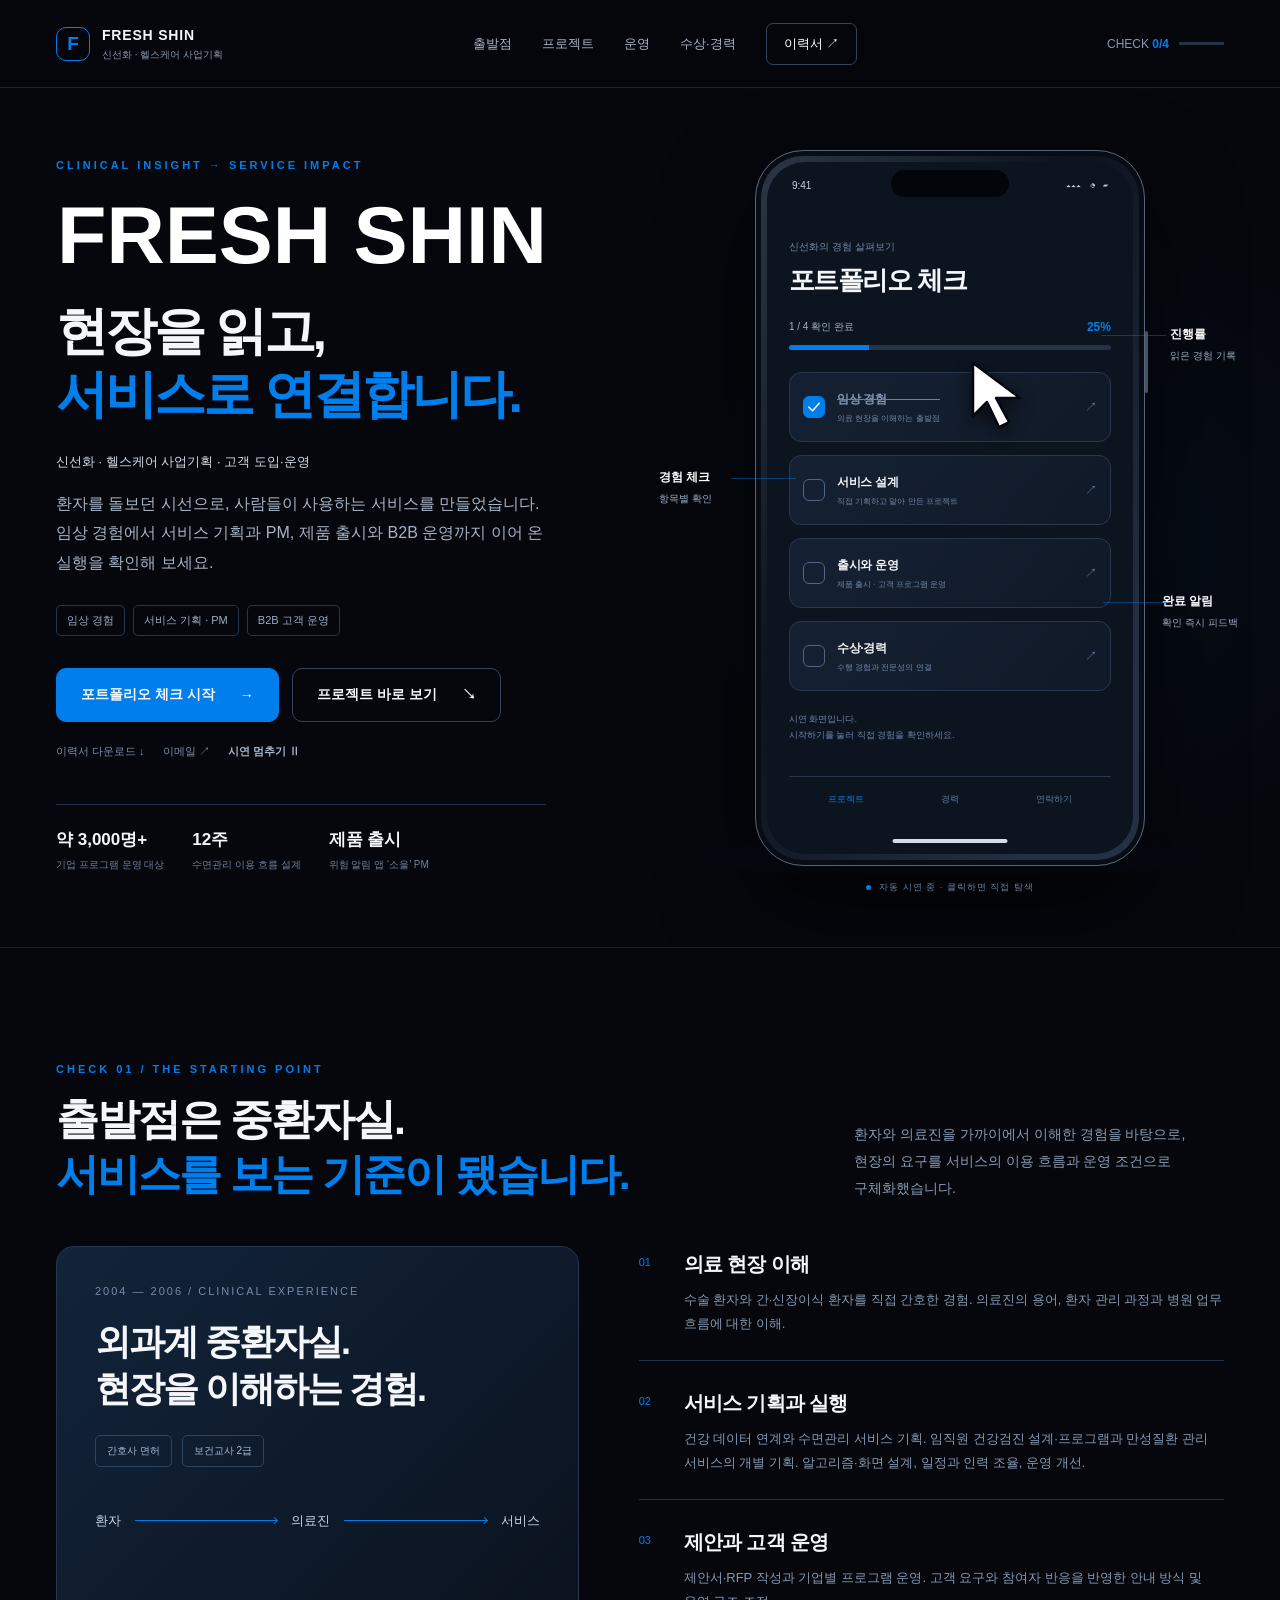
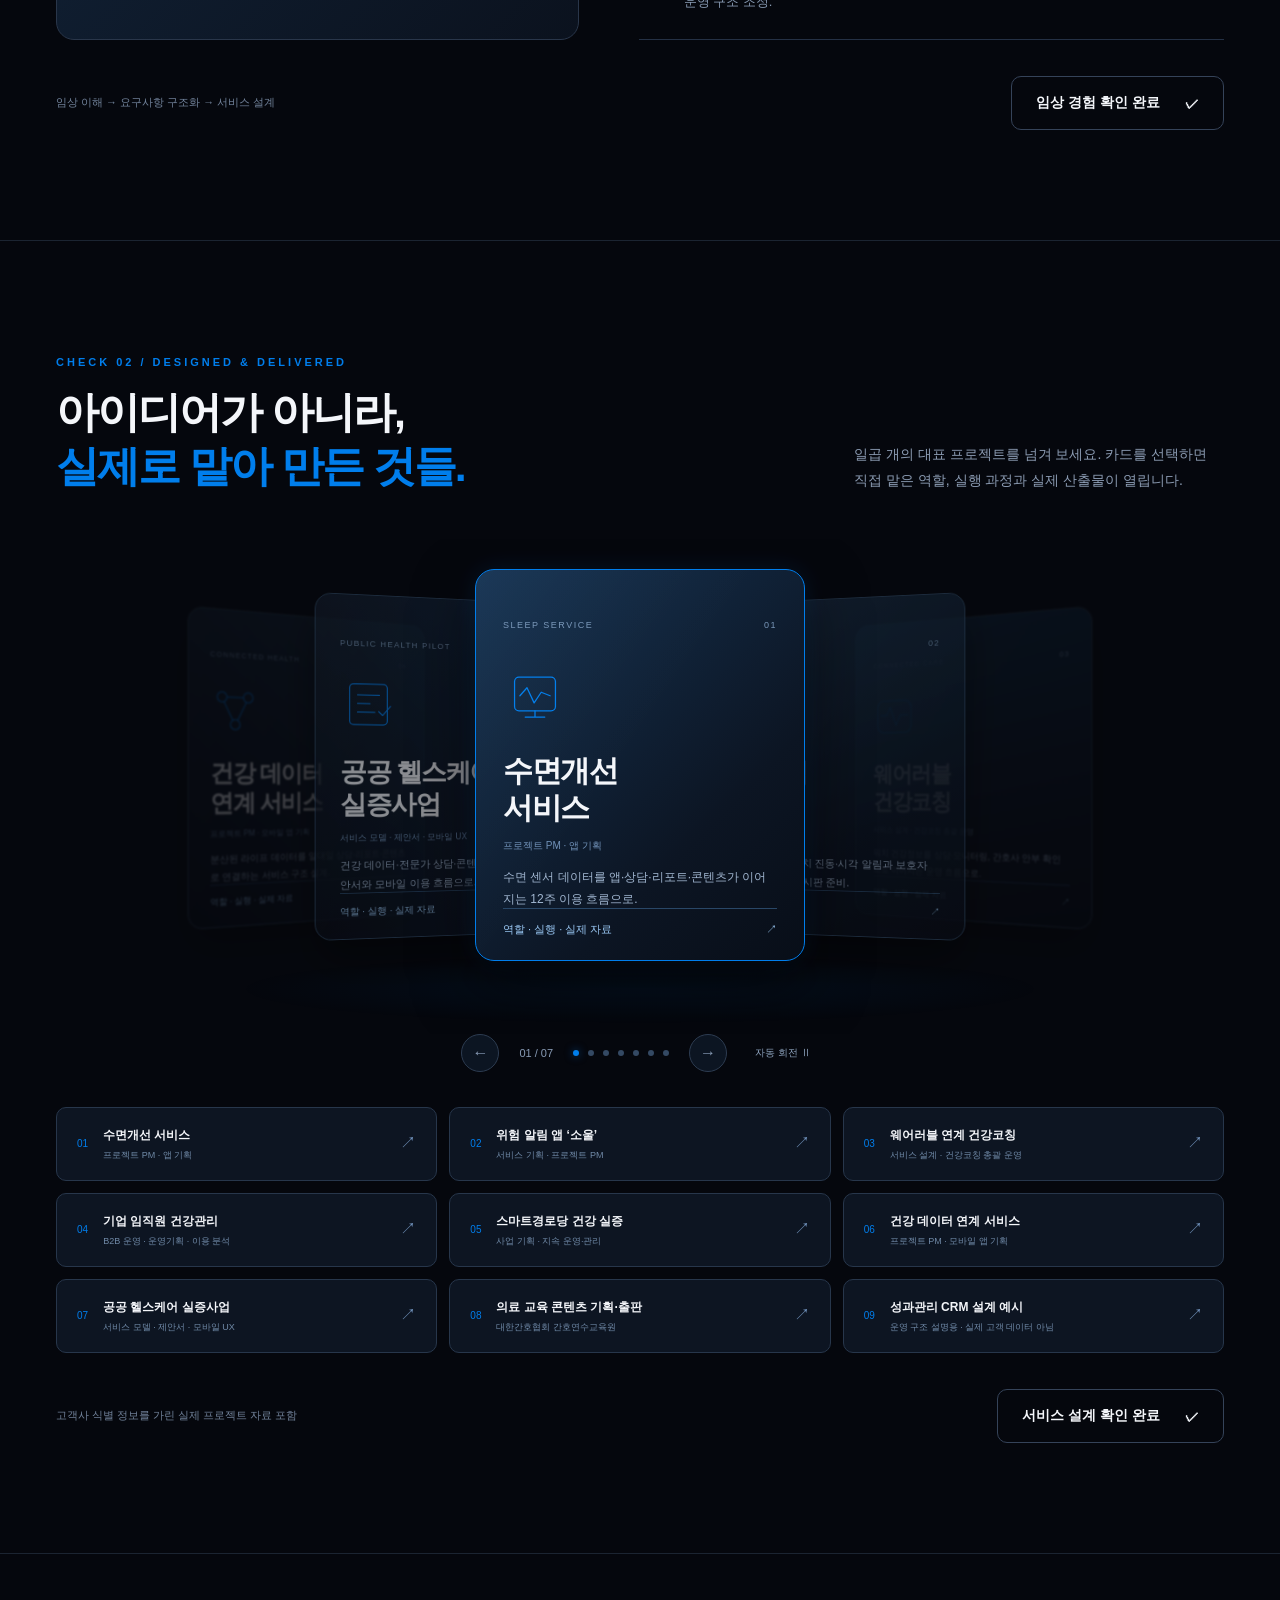
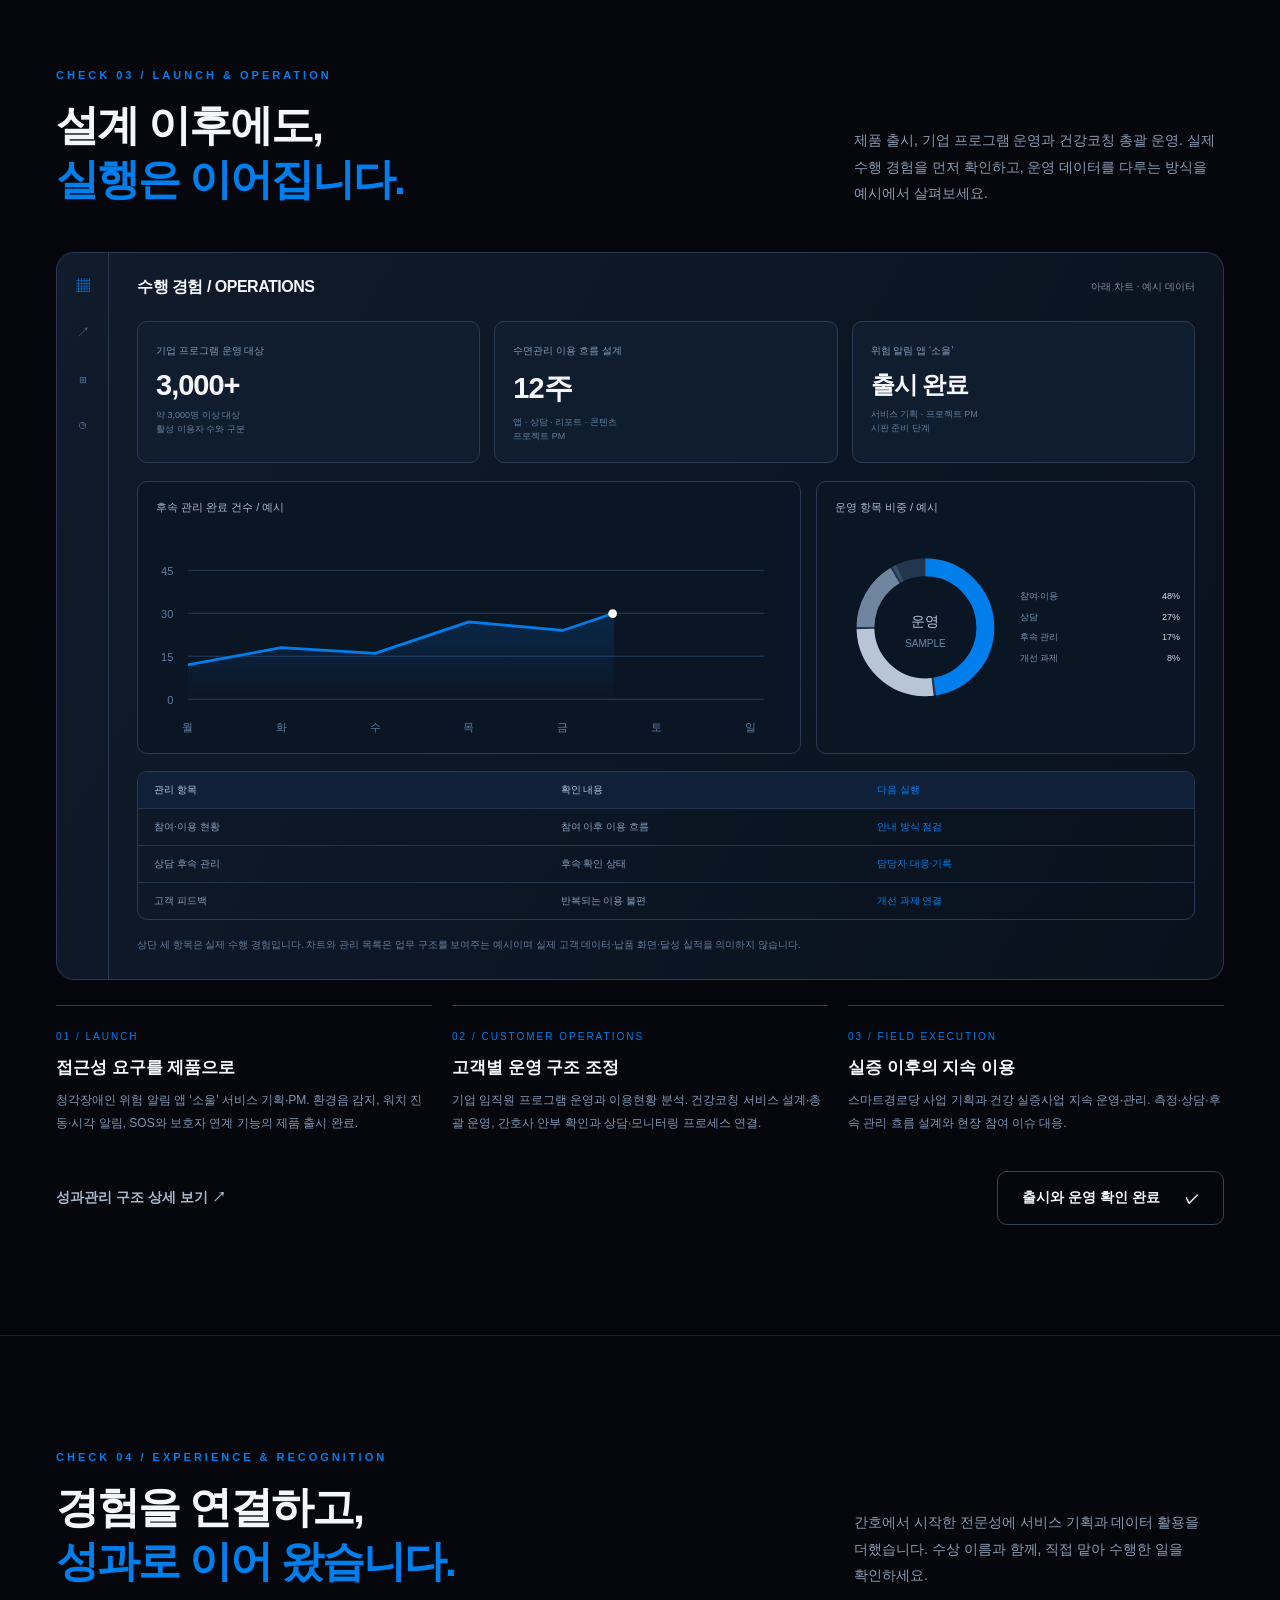
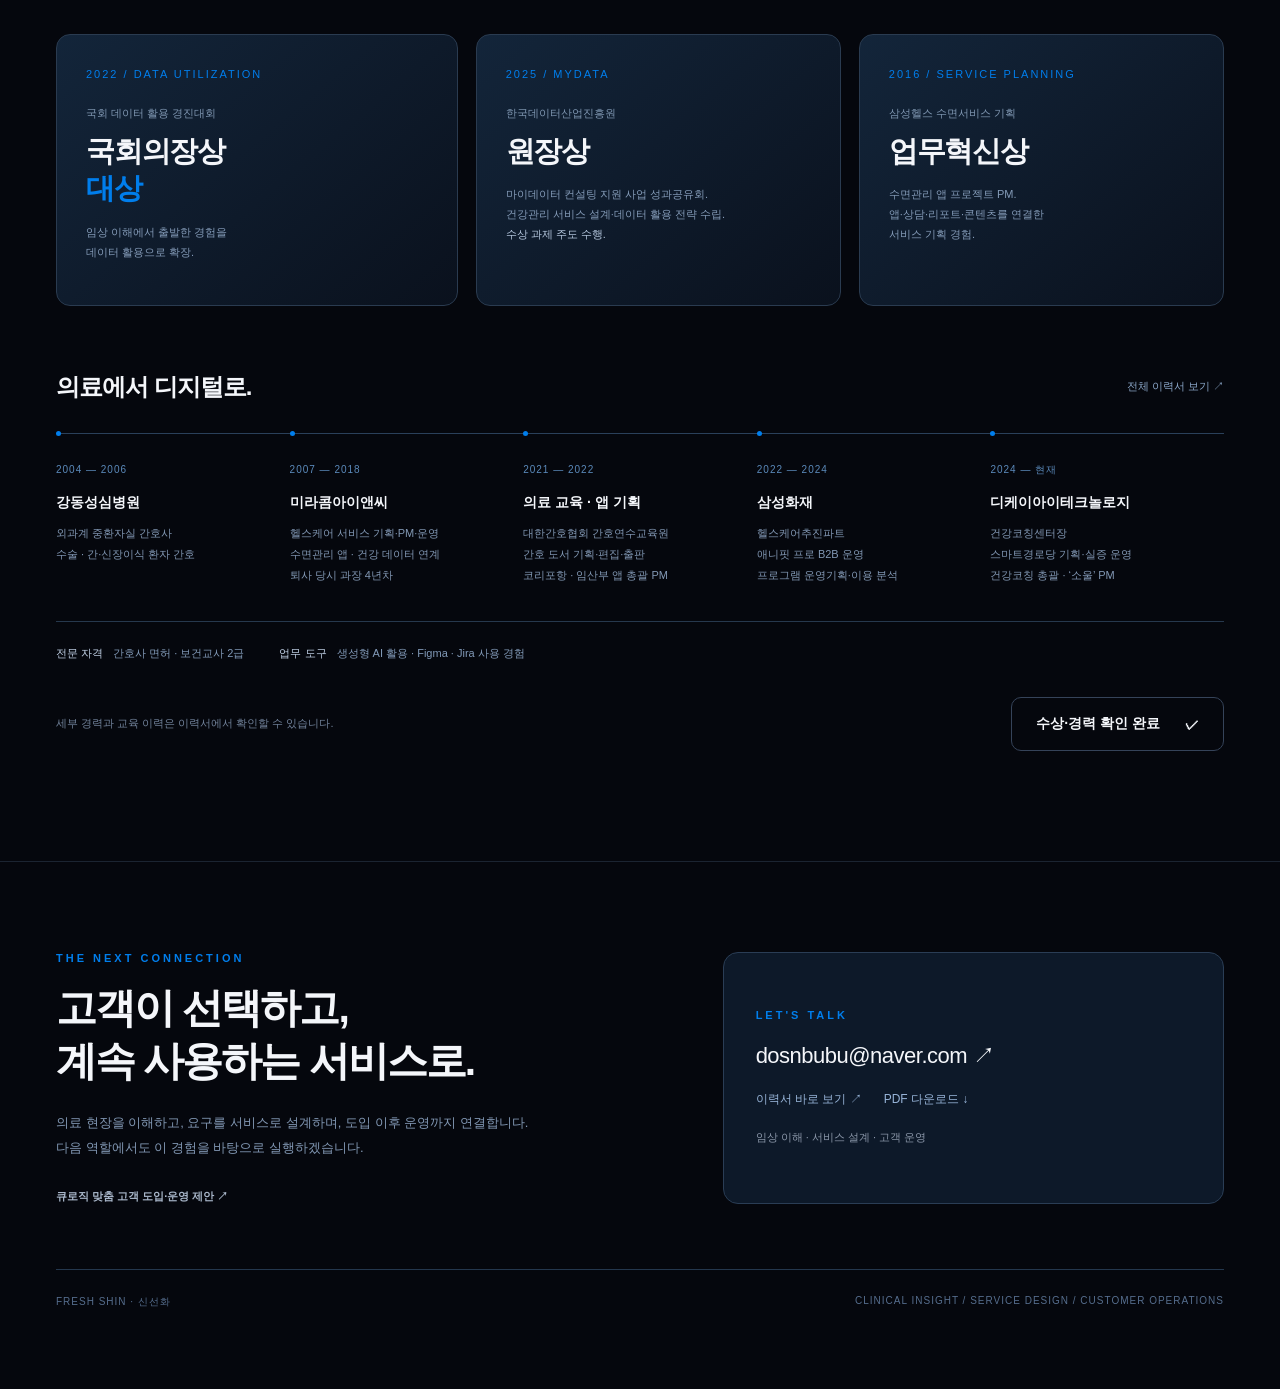
<file: portfolio-check.html>
<!doctype html>
<html lang="ko">
<head>
<meta charset="utf-8"><meta name="viewport" content="width=device-width,initial-scale=1"><meta name="theme-color" content="#05070D">
<title>신선화 | Portfolio Check · 헬스케어 사업기획</title>
<meta name="description" content="임상에서 시작해 서비스 설계, 제품 출시와 고객 운영으로. 신선화의 수행 경험을 하나씩 확인하는 인터랙티브 포트폴리오.">
<meta property="og:title" content="신선화 | Portfolio Check"><meta property="og:description" content="현장을 읽고, 서비스로 연결합니다. 헬스케어 사업기획 · 서비스 기획과 PM · 고객 도입·운영."><meta property="og:type" content="website"><link rel="canonical" href="https://fresh1567.github.io/shin-seonhwa-portfolio/">
<style>:root{--bg:#05070D;--panel:#0D1420;--blue:#007EEC;--ink:#F4F6FA;--muted:#8B97A9;--line:#233044;--font:'Pretendard','Apple SD Gothic Neo','Noto Sans KR',sans-serif}*{box-sizing:border-box}html{scroll-behavior:smooth;scroll-padding-top:110px}body{margin:0;background:var(--bg);color:var(--ink);font-family:var(--font);-webkit-font-smoothing:antialiased}button,input,a{font:inherit}button,a{-webkit-tap-highlight-color:transparent}button{cursor:pointer}a{color:inherit;text-decoration:none}button{color:inherit}button:focus-visible,a:focus-visible,summary:focus-visible{outline:2px solid var(--blue);outline-offset:6px}::selection{background:var(--blue);color:white}button:disabled{cursor:default}.wrap{max-width:1440px;margin:auto;padding:0 56px}.eyebrow{font-size:11px;letter-spacing:3px;color:var(--blue);font-weight:650}.muted{color:var(--muted)}.skip{position:fixed;top:-100px;left:20px;z-index:200;background:var(--blue);padding:15px}.skip:focus{top:12px}.header{height:88px;position:sticky;top:0;z-index:50;background:rgba(5,7,13,.9);backdrop-filter:blur(18px);border-bottom:1px solid #1b2431}.header .wrap{height:100%;display:flex;align-items:center;justify-content:space-between;gap:24px}.brand{display:flex;align-items:center;gap:12px}.brand-mark{width:34px;height:34px;border:1px solid var(--blue);border-radius:10px;display:grid;place-items:center;font-size:19px;font-weight:800;color:var(--blue)}.brand b{font-size:14px;letter-spacing:.8px}.brand small{display:block;font-size:10px;color:var(--muted);margin-top:4px}.nav{display:flex;align-items:center;gap:30px;font-size:13px;color:#abb5c5}.nav a:hover{color:white}.nav .resume{padding:11px 17px;border:1px solid #35445a;border-radius:7px;color:white}.reading{display:flex;align-items:center;gap:10px;border:0;background:none;font-size:12px;color:var(--muted);padding:0}.reading b{color:var(--blue)}.mini-track{width:45px;height:3px;background:#263145;overflow:hidden}.mini-track i{display:block;height:100%;background:var(--blue);width:0}.btn{display:inline-flex;justify-content:center;align-items:center;gap:25px;background:var(--blue);border:1px solid var(--blue);padding:17px 24px;border-radius:10px;font-size:14px;font-weight:650;position:relative;overflow:hidden;transition:background .2s,transform .2s}.btn:hover{background:#096bc3}.btn:active{transform:scale(.97)}.btn.secondary{background:transparent;border-color:#354359}.btn.secondary:hover{background:#141f2e}.btn.text{background:none;border:none;padding:0;color:#a9b7ca}.btn[aria-pressed=true]{background:#101f30;border-color:#275d8d;color:#8dc3f5}.hero{position:relative;overflow:hidden;min-height:860px;border-bottom:1px solid #1b2431}.hero:before{content:'';position:absolute;left:50%;top:10%;width:65%;height:85%;background:radial-gradient(ellipse,rgba(0,126,236,.055),transparent 65%);pointer-events:none}.hero-grid{display:grid;grid-template-columns:1.04fr 1fr;gap:50px;align-items:center;min-height:840px}.hero-copy{padding-top:15px;position:relative;z-index:2}.name-canvas{width:100%;max-width:510px;height:85px;display:block;margin:26px 0 18px}.hero-copy h1{font-size:clamp(39px,4.1vw,62px);line-height:1.2;letter-spacing:-3px;margin:0 0 27px;font-weight:780}.hero-copy h1 em{color:var(--blue);font-style:normal}.hero-copy .lead{max-width:490px;font-size:16px;color:#a7b3c4;line-height:1.85;margin-bottom:28px;word-break:keep-all}.hero-copy .identity{font-size:13px;color:#d3dbe6;margin-bottom:18px}.chips{display:flex;gap:8px;flex-wrap:wrap;margin-bottom:32px}.chips span{font-size:11px;padding:7px 10px;border:1px solid #26364a;border-radius:5px;color:#9eacc0}.actions{display:flex;gap:13px;flex-wrap:wrap}.hero-links{display:flex;gap:18px;margin-top:22px;font-size:11px;color:#7d8ea5}.hero-links a:hover{color:white}.hero-proof{display:flex;gap:28px;margin-top:45px;padding-top:23px;border-top:1px solid #233044;max-width:490px}.hero-proof strong{font-size:17px;display:block}.hero-proof span{display:block;font-size:10px;color:#71829a;margin-top:7px}.hero-phone{position:relative;min-height:795px;display:flex;align-items:center;justify-content:center}.phone-wrap{position:relative;width:390px;height:716px;flex-shrink:0}.phone{position:absolute;inset:0;border-radius:48px;border:1px solid #586477;background:linear-gradient(120deg,#2c3747,#0d131d 40%,#243044 85%);box-shadow:0 40px 90px #0009,inset 0 0 0 5px #080c14}.phone:after{content:'';position:absolute;right:-4px;top:180px;width:3px;height:62px;border-radius:3px;background:#44536a}.screen{position:absolute;inset:11px;border-radius:38px;overflow:hidden;background:#0c1420}.notch{position:absolute;left:50%;transform:translateX(-50%);top:8px;width:118px;height:27px;background:#02050a;border-radius:20px;z-index:10}.phone-status{position:absolute;left:25px;right:25px;top:18px;font-size:10px;display:flex;justify-content:space-between;z-index:9;color:#cbd5e2}.phone-bottom{position:absolute;bottom:11px;left:50%;transform:translateX(-50%);width:115px;height:4px;border-radius:4px;background:#d3dce7;z-index:15}.pages{position:absolute;inset:0;transition:transform .5s cubic-bezier(.22,1,.36,1);width:200%;display:flex}.phone-page{position:relative;width:50%;height:100%;flex-shrink:0}.welcome{padding:93px 25px 25px;background:radial-gradient(ellipse at 50% 45%,rgba(0,126,236,.08),transparent 70%)}.welcome h2{font-size:34px;line-height:1.25;letter-spacing:-1.8px;margin:17px 0}.welcome p{font-size:13px;line-height:1.9;color:#8193ad;margin:0}.welcome-icon{width:140px;height:140px;display:grid;place-items:center;border:1px solid #2a4d71;background:linear-gradient(135deg,#163656,#0b192a);border-radius:35px;margin:43px auto 18px}.welcome-icon svg{width:76px;height:76px;fill:none;stroke:var(--blue);stroke-width:2.3;stroke-linecap:round;stroke-linejoin:round}.welcome .tiny{text-align:center;font-size:8px;letter-spacing:2px;color:#647c9a}.start{position:absolute;left:25px;right:25px;bottom:87px;min-height:55px;font-size:15px;border-radius:13px;padding:16px;transition:none}.start-ripple{position:absolute;width:18px;height:18px;left:59%;top:50%;border:1px solid white;border-radius:50%;transform:translate(-50%,-50%) scale(0);opacity:0}.welcome-footer{position:absolute;bottom:55px;left:0;right:0;font-size:9px!important;text-align:center}.phone-list{padding:78px 22px 30px}.phone-list h2{font-size:26px;letter-spacing:-1.5px;margin:9px 0 22px}.phone-list .hint{font-size:10px;color:#738aa6}.phone-progress{display:flex;justify-content:space-between;font-size:10px;color:#a3b2c6}.phone-progress b{font-size:12px;color:var(--blue)}.phone-track{height:5px;border-radius:4px;background:#253347;margin:11px 0 22px;overflow:hidden}.phone-track i{display:block;height:100%;background:var(--blue);width:0;transition:width .45s}.phone-task{width:100%;text-align:left;height:70px;background:linear-gradient(130deg,#152133,#101927);border:1px solid #29384e;border-radius:12px;display:flex;align-items:center;gap:12px;margin:0 0 13px;padding:13px;transition:border-color .2s;position:relative;overflow:hidden}.phone-task:hover{border-color:var(--blue)}.check{width:22px;height:22px;border:1px solid #506583;border-radius:6px;flex-shrink:0;display:grid;place-items:center;background:transparent}.check svg{width:18px;height:18px;fill:none;stroke:white;stroke-width:2;stroke-linecap:round;stroke-linejoin:round}.check path{stroke-dasharray:25;stroke-dashoffset:25;transition:stroke-dashoffset .3s}.phone-task strong{font-size:12px;display:block;position:relative;letter-spacing:-.3px}.phone-task small{font-size:8px;display:block;margin-top:5px;color:#7188a7}.phone-task .arrow{margin-left:auto;color:#6085b1;font-size:12px}.phone-task.done .check{background:var(--blue);border-color:var(--blue)}.phone-task.done path{stroke-dashoffset:0}.phone-task.done strong:after{content:'';position:absolute;left:0;right:0;top:50%;height:1px;background:#6d819b}.phone-task.done strong{color:#8297b2}.phone-list .list-note{font-size:9px;color:#6e87a7;line-height:1.8;margin:20px 0 0}.phone-nav{position:absolute;bottom:48px;left:22px;right:22px;border-top:1px solid #273649;padding-top:16px;display:flex;justify-content:space-around;font-size:9px;color:#617b9b}.phone-nav a:first-child{color:var(--blue)}.phone-banner{position:absolute;left:15px;right:15px;top:59px;background:#122b44;border:1px solid #2c5e8a;border-radius:12px;padding:14px;font-size:11px;display:flex;align-items:center;gap:10px;z-index:13;opacity:0;transform:translateY(-140px);transition:opacity .25s,transform .35s}.phone-banner.show{opacity:1;transform:translateY(0)}.phone-banner .badge{width:27px;height:27px;border-radius:8px;background:var(--blue);display:grid;place-items:center}.phone-banner small{display:block;font-size:8px;color:#819dbc;margin-top:4px}.demo-cursor{position:absolute;left:0;top:0;width:53px;height:70px;z-index:20;pointer-events:none;filter:drop-shadow(0 5px 8px #0009);transform-origin:2px 2px}.demo-cursor svg{width:100%;height:100%}.phone-caption{position:absolute;bottom:-28px;left:0;right:0;display:flex;align-items:center;justify-content:center;gap:8px;font-size:9px;color:#6e849f;letter-spacing:1px}.phone-caption i{width:5px;height:5px;border-radius:50%;background:var(--blue)}.phone-floor{position:absolute;left:-70px;right:-70px;bottom:-14px;height:45px;border-radius:50%;background:radial-gradient(ellipse,#007eec18,transparent 70%)}.phone-callout{position:absolute;font-size:10px;line-height:1.5;color:#9dacc1;pointer-events:none}.phone-callout b{display:block;color:white;font-size:12px;letter-spacing:-.2px;margin-bottom:5px}.callout-a{left:-96px;top:318px}.callout-b{right:-91px;top:175px}.callout-c{right:-93px;top:442px}.phone-callout:after{content:'';position:absolute;width:65px;height:1px;background:#007eec66;top:10px}.callout-a:after{left:72px}.callout-b:after,.callout-c:after{right:70px}.chapter{padding-top:115px;padding-bottom:110px;border-bottom:1px solid #1b2431;scroll-margin-top:25px}.section-head{display:flex;justify-content:space-between;align-items:flex-end;gap:45px;margin-bottom:45px}.section-head h2{font-size:43px;line-height:1.27;letter-spacing:-2px;font-weight:740;margin:17px 0 0}.section-head h2 em{font-style:normal;color:var(--blue)}.section-head p{max-width:370px;color:#8b9bb2;font-size:14px;line-height:1.9;margin:0;word-break:keep-all}.chapter-foot{margin-top:36px;display:flex;justify-content:space-between;align-items:center;gap:20px}.chapter-foot .note{font-size:11px;color:#71829a}.clinical{display:grid;grid-template-columns:1fr 1.12fr;gap:60px}.clinical-board{border:1px solid #29364a;border-radius:18px;padding:38px;position:relative;background:linear-gradient(135deg,#12243a,#0b121e);min-height:350px}.clinical-board .year{color:#758ba6;font-size:11px;letter-spacing:2px}.clinical-board h3{font-size:36px;line-height:1.3;letter-spacing:-2px;margin:22px 0}.clinical-board .license{display:flex;gap:10px;font-size:10px;color:#a9bed7}.clinical-board .license span{padding:8px 11px;border:1px solid #2c4561;border-radius:5px}.clinical-flow{display:flex;gap:14px;align-items:center;margin-top:45px;font-size:13px;color:#c5d6e9}.clinical-flow i{flex:1;height:1px;background:var(--blue);position:relative}.clinical-flow i:after{content:'';position:absolute;right:0;top:-2px;width:4px;height:4px;border-top:1px solid var(--blue);border-right:1px solid var(--blue);transform:rotate(45deg)}.capabilities{display:flex;flex-direction:column;gap:24px}.capability{padding:5px 0 24px;border-bottom:1px solid #243044;display:grid;grid-template-columns:30px 1fr;gap:15px}.capability .num{font-size:11px;color:var(--blue);padding-top:5px}.capability h3{font-size:20px;letter-spacing:-.7px;margin:0 0 10px}.capability p{font-size:13px;color:#8698b0;line-height:1.85;margin:0;word-break:keep-all}.carousel-shell{position:relative;perspective:1350px;min-height:495px;overflow:hidden;isolation:isolate}.carousel{position:relative;transform-style:preserve-3d;height:440px;margin-top:15px}.project-slide{position:absolute;left:calc(50% - 165px);top:15px;width:330px;height:392px;background:linear-gradient(145deg,#152d48,#0e1827 65%,#0a101b);border:1px solid #2f4864;border-radius:19px;padding:27px;text-align:left;transform-origin:center;transition:transform .75s cubic-bezier(.22,1,.36,1),opacity .6s,filter .6s,border-color .3s;will-change:transform;box-shadow:0 25px 50px #0008;overflow:hidden}.project-slide:before{content:'';position:absolute;inset:0;background:linear-gradient(125deg,#ffffff06,transparent 50%);pointer-events:none}.project-slide.front{border-color:var(--blue);box-shadow:0 25px 60px #0008,0 0 24px #007eec20}.project-slide .kicker{font-size:9px;color:#7997b9;letter-spacing:1.5px;display:flex;justify-content:space-between}.project-slide svg{width:64px;height:64px;margin-top:32px;fill:none;stroke:var(--blue);stroke-width:1.4;stroke-linecap:round;stroke-linejoin:round}.project-slide h3{font-size:30px;line-height:1.25;letter-spacing:-1.5px;margin:22px 0 12px}.project-slide .role{font-size:10px;color:#7192b9}.project-slide .summary{font-size:12px;line-height:1.8;color:#a1b6d0;margin-top:14px}.project-slide .open{position:absolute;left:27px;right:27px;bottom:23px;border-top:1px solid #294767;padding-top:13px;font-size:11px;color:#9ac8f4;display:flex;justify-content:space-between}.carousel-ground{position:absolute;left:15%;right:15%;bottom:10px;height:70px;background:radial-gradient(ellipse,#007eec12,transparent 70%);z-index:-1}.carousel-controls{display:flex;align-items:center;justify-content:center;gap:20px;font-size:11px;color:#889bb5}.circle-btn{border:1px solid #2d3c51;background:#0c1522;width:38px;height:38px;border-radius:50%;font-size:16px}.circle-btn:hover{border-color:var(--blue)}.carousel-dots{display:flex;gap:9px}.carousel-dots button{width:6px;height:6px;padding:0;border:none;border-radius:50%;background:#344963}.carousel-dots button.active{background:var(--blue);box-shadow:0 0 8px #007eec88}.autoplay{border:none;background:none;font-size:10px;color:#8ca1bb;padding:8px}.project-list{display:grid;grid-template-columns:repeat(3,1fr);gap:12px;margin-top:35px}.project-link{border:1px solid #27364b;background:#0d1522;border-radius:10px;text-align:left;padding:18px 20px;display:flex;align-items:center;gap:15px}.project-link:hover{border-color:#007EEC}.project-link .num{color:var(--blue);font-size:10px}.project-link strong{font-size:12px;display:block;line-height:1.5}.project-link small{display:block;font-size:9px;color:#718ba9;margin-top:5px}.project-link .arrow{margin-left:auto;color:#6d8eb7}.dashboard{border:1px solid #2a3a50;border-radius:18px;overflow:hidden;background:linear-gradient(120deg,#101b2b,#09111d);display:grid;grid-template-columns:52px 1fr}.dash-sidebar{border-right:1px solid #28394e;padding:24px 0;display:flex;flex-direction:column;gap:29px;align-items:center;color:#496181;font-size:14px}.dash-sidebar span:first-child{color:var(--blue)}.dash-main{padding:24px 28px 25px}.dash-heading{display:flex;justify-content:space-between;align-items:center;margin-bottom:23px}.dash-heading strong{font-size:16px;letter-spacing:-.5px}.dash-heading span{font-size:10px;color:#8190a5}.dash-metrics{display:grid;grid-template-columns:repeat(3,1fr);gap:14px}.dash-metric{padding:18px;border:1px solid #2a3c54;border-radius:10px;background:#101d2e}.dash-metric small{font-size:10px;color:#819ab8}.dash-metric strong{font-size:29px;letter-spacing:-1px;display:block;margin:11px 0 6px;font-variant-numeric:tabular-nums}.dash-metric p{margin:0;color:#627f9f;font-size:9px;line-height:1.6}.dash-graphs{display:grid;grid-template-columns:1.75fr 1fr;gap:15px;margin-top:18px}.line-graph,.donut-graph{position:relative;border:1px solid #2a3b52;border-radius:10px;background:#0b1625;overflow:hidden}.graph-title{position:absolute;left:18px;top:18px;font-size:11px;color:#a3b9d3}.line-graph svg{width:100%;height:auto;display:block}.line-graph text{font-family:var(--font);font-size:10px;fill:#5e7d9f}.line-graph .chart-line{fill:none;stroke:var(--blue);stroke-width:2.5;stroke-linejoin:round}.line-graph .chart-area{fill:url(#crm-gradient)}.graph-tip{position:absolute;top:55px;left:20px;z-index:2;font-size:9px;color:#83a3c8;background:#15273e;border:1px solid #2b4d76;padding:9px 12px;border-radius:6px;pointer-events:none;opacity:0}.graph-tip b{display:block;color:white;font-size:15px;margin-top:4px}.donut-graph{display:grid;grid-template-columns:1fr .85fr;align-items:center;padding:30px 14px 10px}.donut-graph svg{width:100%;height:auto}.donut-graph text{fill:#b6c9df;font-family:var(--font);font-size:13px}.donut-legend{font-size:9px;color:#7896b9;line-height:2.3}.donut-legend b{color:#c9d8e9;font-weight:500;float:right}.queue{margin-top:17px;border:1px solid #283b54;border-radius:10px;overflow:hidden}.queue-row{padding:11px 16px;display:grid;grid-template-columns:1.3fr 1fr 1fr;gap:15px;border-top:1px solid #22334a;font-size:10px;color:#859fbe}.queue-row:first-child{border-top:none;background:#102039;color:#b4c9e2}.queue-row span:last-child{color:var(--blue)}.dashboard-caption{font-size:10px;color:#627d9e;line-height:1.8;margin:16px 0 0}.operation-bottom{display:grid;grid-template-columns:repeat(3,1fr);gap:20px;margin-top:25px}.operation-bottom article{border-top:1px solid #2a3d55;padding-top:20px}.operation-bottom small{color:var(--blue);font-size:10px;letter-spacing:2px}.operation-bottom h3{font-size:17px;margin:12px 0 10px}.operation-bottom p{font-size:12px;color:#7f96b3;line-height:1.9;margin:0}.awards{display:grid;grid-template-columns:1.1fr 1fr 1fr;gap:18px}.award{border:1px solid #2a3b50;border-radius:14px;padding:29px;background:linear-gradient(140deg,#13253a,#0a111d);min-height:272px}.award small{font-size:11px;letter-spacing:2px;color:var(--blue)}.award .org{font-size:11px;color:#7f96b1;line-height:1.7;margin:22px 0 10px}.award h3{font-size:29px;line-height:1.3;letter-spacing:-1.2px;margin:0}.award p{font-size:11px;line-height:1.8;color:#849bb8;margin:15px 0 0}.career-head{display:flex;justify-content:space-between;align-items:center;margin:65px 0 30px}.career-head h3{font-size:24px;letter-spacing:-1px;margin:0}.career-head a{font-size:11px;color:#8ba7c9}.timeline{display:grid;grid-template-columns:repeat(5,1fr)}.career-step{border-top:1px solid #2a405a;padding:25px 24px 0 0;position:relative}.career-step:before{content:'';position:absolute;left:0;top:-3px;width:5px;height:5px;border-radius:50%;background:var(--blue)}.career-step small{color:#5b8abb;font-size:10px;letter-spacing:1px}.career-step h4{font-size:14px;margin:15px 0 10px;line-height:1.5}.career-step p{font-size:11px;line-height:1.9;color:#8298b4;margin:0}.credentials{display:flex;gap:35px;flex-wrap:wrap;border-top:1px solid #26384d;margin-top:35px;padding-top:24px;font-size:11px;color:#829ab8}.credentials b{color:#c1d1e6;font-weight:500;margin-right:10px}.next{padding-top:90px;padding-bottom:80px}.next-layout{display:grid;grid-template-columns:1.2fr 1fr;gap:65px}.next h2{font-size:41px;letter-spacing:-2px;line-height:1.3;margin:18px 0 23px}.next p{font-size:13px;color:#8298b4;line-height:1.9;max-width:480px}.contact-card{border:1px solid #2a3d55;border-radius:15px;padding:32px;background:#0d1929;display:flex;flex-direction:column;justify-content:center;gap:20px}.contact-card .email{font-size:22px;letter-spacing:-.5px}.contact-card .contact-links{display:flex;flex-wrap:wrap;gap:22px;font-size:12px;color:#97b4d8}.tail{display:flex;justify-content:space-between;border-top:1px solid #24374d;margin-top:65px;padding-top:25px;color:#566e8e;font-size:10px;letter-spacing:1px}.toast{position:fixed;left:50%;bottom:35px;transform:translate(-50%,30px);opacity:0;pointer-events:none;background:#132c47;border:1px solid #2a6394;border-radius:12px;padding:15px 24px;box-shadow:0 15px 40px #0007;font-size:13px;z-index:110;transition:opacity .25s,transform .25s;max-width:calc(100vw - 30px);white-space:nowrap}.toast.show{opacity:1;transform:translate(-50%,0)}dialog{color:var(--ink);border:1px solid #355173;background:#0d1726;border-radius:20px;padding:0;width:min(1040px,calc(100vw - 36px));max-height:87vh;box-shadow:0 40px 100px #0009}dialog::backdrop{background:rgba(2,5,10,.85);backdrop-filter:blur(10px)}.modal-head{position:sticky;top:0;display:flex;justify-content:space-between;align-items:center;padding:23px 32px;background:#0d1726f5;border-bottom:1px solid #29405d;z-index:3}.modal-head .eyebrow{font-size:9px}.modal-close{border:1px solid #34516e;border-radius:50%;width:35px;height:35px;background:#102036;font-size:21px}.modal-body{padding:32px}.modal-body h2{font-size:32px;letter-spacing:-1.5px;margin:7px 0 16px}.modal-intro{font-size:14px;line-height:1.9;color:#9bb2cf;max-width:760px}.modal-role{font-size:11px;color:var(--blue);margin:20px 0 30px}.project-detail dl{display:grid;grid-template-columns:repeat(3,1fr);gap:18px;margin:30px 0}.project-detail dl>div{padding:22px;background:#101f33;border:1px solid #293f5b;border-radius:10px}.project-detail dt{color:#0089ff;font-size:11px;margin-bottom:13px}.project-detail dd{margin:0;font-size:12px;line-height:1.9;color:#a3b7d1;word-break:keep-all}.evidence-gallery{display:grid;grid-template-columns:repeat(3,1fr);gap:15px;align-items:start}.evidence-gallery figure,.anonymized-gallery{margin:0;background:#101d2e;border:1px solid #2a405a;border-radius:10px;padding:15px}.evidence-gallery img,.evidence-gallery svg,.anonymized-gallery img{display:block;max-width:100%;width:100%;height:auto;max-height:440px;object-fit:contain}.evidence-gallery figcaption,.anonymized-gallery figcaption{font-size:10px;line-height:1.6;color:#829bbd;margin-top:13px}.watch-gallery{grid-template-columns:1fr 1fr}.artifact-caption{font-size:11px;color:#849cbb;margin-top:35px}.artifact-caption b{color:#c3d1e5}.product-banner{display:flex;gap:25px;align-items:center;background:#10213a;border-radius:12px;padding:25px;margin-bottom:20px}.product-banner div{flex:1}.product-banner img{max-width:45%;height:auto}.product-banner h3{font-size:25px;line-height:1.3}.product-banner p,.product-banner small{font-size:11px;color:#89a9cd}.detail-tags{display:flex;flex-wrap:wrap;gap:8px;margin-bottom:25px}.detail-tags span{border:1px solid #2f4966;border-radius:4px;padding:8px 12px;font-size:10px;color:#83a4cc}.crm-table-wrap{overflow:auto}.crm-table{border-collapse:collapse;width:100%;font-size:11px;color:#92abcd}.crm-table caption{text-align:left;margin:20px 0}.crm-table td,.crm-table th{text-align:left;padding:15px;border:1px solid #29435f}.modal-foot{margin-top:35px;padding-top:25px;border-top:1px solid #29405d;display:flex;justify-content:space-between;gap:20px;align-items:center}.modal-foot p{font-size:11px;color:#829fbe}.revealed{animation:panelIn .7s both}.flash-section{animation:sectionFlash .9s}.reveal{opacity:0;transform:translateY(28px);transition:opacity .75s,transform .75s}.reveal.visible{opacity:1;transform:none}@keyframes panelIn{from{opacity:0;transform:translateY(25px)}to{opacity:1;transform:none}}@keyframes sectionFlash{0%,100%{box-shadow:none}40%{box-shadow:inset 0 0 0 1px #007eec77}}
@media(min-width:1600px){.wrap{max-width:1600px;padding:0 72px}.hero{min-height:930px}.hero-grid{min-height:920px}.hero-copy h1{font-size:68px}.phone-wrap{transform:scale(1.08)}}
@media(max-width:1150px){.wrap{padding:0 34px}.nav{gap:17px}.hero-grid{gap:22px}.hero-copy h1{font-size:45px}.hero-phone{min-height:755px}.phone-wrap{transform:scale(.93)}.phone-callout{display:none}.hero-proof{gap:20px}.hero-proof strong{font-size:14px}.clinical{gap:30px}.section-head h2{font-size:36px}.project-detail dl{grid-template-columns:1fr}.timeline{gap:15px}.career-step{padding-right:5px}.dash-metrics{gap:10px}.dash-metric strong{font-size:24px}.dashboard{grid-template-columns:38px 1fr}}
@media(max-width:850px){.header{height:72px}.nav a:not(.resume){display:none}.reading{font-size:10px}.header .wrap{gap:15px}.hero-grid{grid-template-columns:1fr;gap:0;min-height:0}.hero-copy{padding-top:65px}.hero-copy h1{font-size:48px}.hero-copy .lead{max-width:550px}.hero-links{flex-wrap:wrap}.hero-proof{margin-top:35px}.hero-phone{min-height:805px}.phone-wrap{transform:none}.hero{min-height:0}.chapter{padding-top:80px;padding-bottom:75px}.section-head{align-items:flex-start;flex-direction:column;gap:20px}.section-head p{max-width:550px}.clinical{grid-template-columns:1fr;gap:35px}.project-list{grid-template-columns:repeat(2,1fr)}.dash-graphs{grid-template-columns:1fr}.donut-graph{grid-template-columns:145px 1fr;padding:20px 35px}.donut-legend{font-size:11px}.donut-legend b{float:none;margin-left:30px}.donut-graph .graph-title{position:static;grid-column:1/-1;margin-bottom:10px}.awards{grid-template-columns:1fr}.award{min-height:0;padding:25px}.award .org{margin:13px 0}.timeline{grid-template-columns:1fr;gap:0}.career-step{border-top:none;border-left:1px solid #2a405a;padding:0 0 30px 25px}.career-step:before{left:-3px;top:2px}.career-step h4{margin:8px 0}.next-layout{grid-template-columns:1fr;gap:30px}.next h2{font-size:36px}.operation-bottom{grid-template-columns:1fr}.evidence-gallery{grid-template-columns:1fr 1fr}.chapter-foot{align-items:flex-start;flex-direction:column}.name-canvas{max-width:470px}.modal-body{padding:24px}.modal-head{padding:18px 24px}.dash-main{padding:20px}}
@media(max-width:480px){.wrap{padding:0 22px}.brand small{display:none}.header .wrap{gap:10px}.nav .resume{font-size:10px;padding:10px}.reading .mini-track{display:none}.hero-copy{padding-top:48px}.hero-copy h1{font-size:39px;letter-spacing:-2px}.hero-copy .lead{font-size:14px}.name-canvas{height:65px;margin:19px 0}.hero-proof{gap:18px}.hero-proof strong{font-size:13px}.hero-proof span{font-size:8px}.actions .btn{font-size:12px;padding:15px 18px}.hero-links{font-size:10px}.hero-phone{min-height:730px;margin:0 -22px}.phone-wrap{transform:scale(.9)}.section-head h2{font-size:31px;letter-spacing:-1.6px}.section-head p{font-size:12px}.clinical-board{padding:28px;min-height:310px}.clinical-board h3{font-size:30px}.clinical-flow{gap:10px;font-size:11px}.project-slide{width:280px;left:calc(50% - 140px);height:370px;padding:23px}.project-slide h3{font-size:27px}.project-slide .open{left:23px;right:23px}.carousel-shell{min-height:445px}.carousel{height:395px}.carousel-controls{gap:14px}.project-list{grid-template-columns:1fr}.dashboard{grid-template-columns:1fr}.dash-sidebar{display:none}.dash-main{padding:16px}.dash-heading strong{font-size:12px}.dash-metrics{grid-template-columns:1fr 1fr 1fr;gap:6px}.dash-metric{padding:12px 9px}.dash-metric strong{font-size:21px}.dash-metric small{font-size:9px}.dash-metric p{font-size:8px}.queue-row{font-size:9px;padding:10px;gap:7px}.donut-graph{padding:20px;grid-template-columns:115px 1fr}.dashboard-caption{font-size:9px}.contact-card{padding:26px}.contact-card .email{font-size:18px}.tail{gap:15px;line-height:1.8;font-size:8px}.credentials{gap:15px;font-size:10px}.evidence-gallery{grid-template-columns:1fr}.product-banner{flex-direction:column}.product-banner img{max-width:100%}.modal-body h2{font-size:27px}.modal-foot{align-items:flex-start;flex-direction:column}.toast{font-size:11px;padding:14px 18px}.career-head{gap:15px}.career-head h3{font-size:21px}.phone-list .list-note{font-size:9px}}
@media(prefers-reduced-motion:reduce){html{scroll-behavior:auto}.reveal{opacity:1;transform:none}.pages,.project-slide,.phone-track i,.check path,.toast,.phone-banner{transition:none}.revealed,.flash-section{animation:none}}
</style>
</head>
<body>
<a class="skip" href="#main">본문으로 건너뛰기</a>
<header class="header"><div class="wrap"><a class="brand" href="#intro" aria-label="신선화 포트폴리오 처음으로"><span class="brand-mark">F</span><span><b>FRESH SHIN</b><small>신선화 · 헬스케어 사업기획</small></span></a><nav class="nav" aria-label="주요 메뉴"><a href="#capabilities">출발점</a><a href="#projects">프로젝트</a><a href="#execution">운영</a><a href="#awards">수상·경력</a><a class="resume" href="./shin-seonhwa-resume.pdf" target="_blank" rel="noopener">이력서 ↗</a></nav><button class="reading" id="reading" aria-label="포트폴리오 확인 항목으로 이동"><span>CHECK <b id="nav-count">0/4</b></span><span class="mini-track"><i id="nav-progress"></i></span></button></div></header>
<main id="main">
<section class="hero" id="intro"><div class="wrap hero-grid"><div class="hero-copy"><div class="eyebrow">CLINICAL INSIGHT → SERVICE IMPACT</div><canvas class="name-canvas" id="name-canvas" width="1020" height="170" aria-label="FRESH SHIN"></canvas><h1>현장을 읽고,<br><em>서비스로 연결합니다.</em></h1><p class="identity">신선화 · 헬스케어 사업기획 · 고객 도입·운영</p><p class="lead">환자를 돌보던 시선으로, 사람들이 사용하는 서비스를 만들었습니다. 임상 경험에서 서비스 기획과 PM, 제품 출시와 B2B 운영까지 이어 온 실행을 확인해 보세요.</p><div class="chips"><span>임상 경험</span><span>서비스 기획 · PM</span><span>B2B 고객 운영</span></div><div class="actions"><button class="btn" id="hero-start">포트폴리오 체크 시작 <span>→</span></button><a class="btn secondary" href="#projects">프로젝트 바로 보기 <span>↘</span></a></div><div class="hero-links"><a href="./shin-seonhwa-resume.pdf" download="신선화_이력서.pdf">이력서 다운로드 ↓</a><a href="mailto:dosnbubu@naver.com">이메일 ↗</a><button class="btn text" id="demo-control" style="font-size:11px">시연 멈추기 Ⅱ</button></div><div class="hero-proof"><div><strong>약 3,000명+</strong><span>기업 프로그램 운영 대상</span></div><div><strong>12주</strong><span>수면관리 이용 흐름 설계</span></div><div><strong>제품 출시</strong><span>위험 알림 앱 ‘소울’ PM</span></div></div></div>
<div class="hero-phone"><div class="phone-wrap"><div class="phone-floor"></div><div class="phone"><div class="screen"><div class="phone-status"><span>9:41</span><span>▴▴▴ &nbsp; ◔ &nbsp; ▰</span></div><div class="notch"></div><div class="pages" id="phone-pages"><div class="phone-page welcome"><div class="eyebrow" style="font-size:8px;letter-spacing:2px">FOUR CHECKS. ONE STORY.</div><h2>나의<br>포트폴리오 체크.</h2><p>어떤 경험을 쌓았고,<br>무엇을 실제로 만들었을까요?</p><div class="welcome-icon"><svg viewBox="0 0 72 72"><rect x="16" y="9" width="40" height="54" rx="7"/><path d="m26 27 5 5 12-13M26 43h20M26 52h13"/></svg></div><div class="tiny">FROM CARE TO CONNECTION</div><button class="btn start" id="phone-start">시작하기 <span>→</span><i class="start-ripple" id="start-ripple"></i></button><p class="welcome-footer">네 가지 경험을 하나씩 확인해 보세요</p></div><div class="phone-page phone-list"><div class="hint">신선화의 경험 살펴보기</div><h2>포트폴리오 체크</h2><div class="phone-progress"><span id="phone-completed">0 / 4 확인 완료</span><b id="phone-percent">0%</b></div><div class="phone-track"><i id="phone-fill"></i></div><div id="phone-tasks"></div><p class="list-note" id="phone-note">항목을 누르면 해당 경험으로 이동합니다.<br>내용을 본 뒤 ‘확인 완료’를 눌러주세요.</p><div class="phone-nav"><a href="#projects">프로젝트</a><a href="#career">경력</a><a href="mailto:dosnbubu@naver.com">연락하기</a></div></div></div><div class="phone-banner" id="phone-banner"><span class="badge">✓</span><div><strong id="phone-banner-title">좋아요! 1개 확인 완료</strong><small>경험이 하나의 이야기로 연결됩니다.</small></div></div><div class="phone-bottom"></div></div></div><div class="demo-cursor" id="demo-cursor" aria-hidden="true"><svg viewBox="0 0 53 70"><path d="M3 2v53l14-14 12 25 10-5-13-24h24Z" fill="#fff" stroke="#05070D" stroke-width="2.5" stroke-linejoin="round"/></svg></div><div class="phone-callout callout-a"><b>경험 체크</b>항목별 확인</div><div class="phone-callout callout-b"><b>진행률</b>읽은 경험 기록</div><div class="phone-callout callout-c"><b>완료 알림</b>확인 즉시 피드백</div><div class="phone-caption"><i></i><span id="phone-caption-text">자동 시연 중 · 클릭하면 직접 탐색</span></div></div></div></div></section>

<section class="chapter wrap" id="capabilities"><div class="section-head reveal"><div><div class="eyebrow">CHECK 01 / THE STARTING POINT</div><h2>출발점은 중환자실.<br><em>서비스를 보는 기준이 됐습니다.</em></h2></div><p>환자와 의료진을 가까이에서 이해한 경험을 바탕으로, 현장의 요구를 서비스의 이용 흐름과 운영 조건으로 구체화했습니다.</p></div><div class="clinical"><article class="clinical-board reveal"><div class="year">2004 — 2006 / CLINICAL EXPERIENCE</div><h3>외과계 중환자실.<br>현장을 이해하는 경험.</h3><div class="license"><span>간호사 면허</span><span>보건교사 2급</span></div><div class="clinical-flow"><span>환자</span><i></i><span>의료진</span><i></i><span>서비스</span></div></article><div class="capabilities"><article class="capability reveal"><span class="num">01</span><div><h3>의료 현장 이해</h3><p>수술 환자와 간·신장이식 환자를 직접 간호한 경험. 의료진의 용어, 환자 관리 과정과 병원 업무 흐름에 대한 이해.</p></div></article><article class="capability reveal"><span class="num">02</span><div><h3>서비스 기획과 실행</h3><p>건강 데이터 연계와 수면관리 서비스 기획. 임직원 건강검진 설계·프로그램과 만성질환 관리 서비스의 개별 기획. 알고리즘·화면 설계, 일정과 인력 조율, 운영 개선.</p></div></article><article class="capability reveal"><span class="num">03</span><div><h3>제안과 고객 운영</h3><p>제안서·RFP 작성과 기업별 프로그램 운영. 고객 요구와 참여자 반응을 반영한 안내 방식 및 운영 구조 조정.</p></div></article></div></div><div class="chapter-foot"><span class="note">임상 이해 → 요구사항 구조화 → 서비스 설계</span><button class="btn secondary confirm" data-check="0">임상 경험 확인 완료 <span>✓</span></button></div></section>

<section class="chapter wrap" id="projects"><div class="section-head reveal"><div><div class="eyebrow">CHECK 02 / DESIGNED & DELIVERED</div><h2>아이디어가 아니라,<br><em>실제로 맡아 만든 것들.</em></h2></div><p>일곱 개의 대표 프로젝트를 넘겨 보세요. 카드를 선택하면 직접 맡은 역할, 실행 과정과 실제 산출물이 열립니다.</p></div><div class="carousel-shell reveal" id="carousel-shell"><div class="carousel" id="carousel" aria-label="대표 프로젝트 카드 캐러셀"></div><div class="carousel-ground"></div></div><div class="carousel-controls"><button class="circle-btn" id="prev" aria-label="이전 프로젝트">←</button><span id="slide-index" aria-live="polite">01 / 07</span><div class="carousel-dots" id="carousel-dots"></div><button class="circle-btn" id="next" aria-label="다음 프로젝트">→</button><button class="autoplay" id="carousel-play" aria-pressed="true">자동 회전 Ⅱ</button></div><div class="project-list" id="project-list"></div><div class="chapter-foot"><span class="note">고객사 식별 정보를 가린 실제 프로젝트 자료 포함</span><button class="btn secondary confirm" data-check="1">서비스 설계 확인 완료 <span>✓</span></button></div></section>

<section class="chapter wrap" id="execution"><div class="section-head reveal"><div><div class="eyebrow">CHECK 03 / LAUNCH & OPERATION</div><h2>설계 이후에도,<br><em>실행은 이어집니다.</em></h2></div><p>제품 출시, 기업 프로그램 운영과 건강코칭 총괄 운영. 실제 수행 경험을 먼저 확인하고, 운영 데이터를 다루는 방식을 예시에서 살펴보세요.</p></div><div class="dashboard reveal" id="dashboard"><aside class="dash-sidebar" aria-hidden="true"><span>▦</span><span>↗</span><span>⊞</span><span>◷</span></aside><div class="dash-main"><div class="dash-heading"><strong>수행 경험 / OPERATIONS</strong><span>아래 차트 · 예시 데이터</span></div><div class="dash-metrics"><article class="dash-metric"><small>기업 프로그램 운영 대상</small><strong data-counter="3000">0+</strong><p>약 3,000명 이상 대상<br>활성 이용자 수와 구분</p></article><article class="dash-metric"><small>수면관리 이용 흐름 설계</small><strong data-counter="12">0주</strong><p>앱 · 상담 · 리포트 · 콘텐츠<br>프로젝트 PM</p></article><article class="dash-metric"><small>위험 알림 앱 ‘소울’</small><strong style="font-size:24px">출시 완료</strong><p>서비스 기획 · 프로젝트 PM<br>시판 준비 단계</p></article></div><div class="dash-graphs"><div class="line-graph" id="line-graph" tabindex="0" role="group" aria-label="예시 데이터, 7일간 후속 관리 완료 건수. 좌우 방향키로 확인"><div class="graph-title">후속 관리 완료 건수 / 예시</div><svg viewBox="0 0 600 246"><defs><linearGradient id="crm-gradient" x1="0" y1="0" x2="0" y2="1"><stop stop-color="#007EEC" stop-opacity=".25"/><stop offset="1" stop-color="#007EEC" stop-opacity="0"/></linearGradient><clipPath id="chart-clip"><rect id="chart-reveal" x="45" y="55" width="0" height="166"/></clipPath></defs><g stroke="#233c59" stroke-width="1"><path d="M45 197H568M45 158H568M45 119H568M45 80H568"/></g><g id="chart-labels"></g><g clip-path="url(#chart-clip)"><path id="crm-area" class="chart-area"/><path id="crm-line" class="chart-line"/></g><circle id="chart-head" r="4" fill="#fff"/><line id="chart-hover-line" y1="66" y2="197" stroke="#007EEC" stroke-dasharray="4 5" opacity="0"/><circle id="chart-hover" r="4" fill="#fff" stroke="#007EEC" stroke-width="2" opacity="0"/></svg><div class="graph-tip" id="graph-tip"></div></div><div class="donut-graph"><div class="graph-title">운영 항목 비중 / 예시</div><svg viewBox="0 0 170 170"><circle cx="85" cy="85" r="54" fill="none" stroke="#23364e" stroke-width="16"/><g id="crm-donut" transform="rotate(-90 85 85)"></g><text x="85" y="84" text-anchor="middle">운영</text><text x="85" y="103" text-anchor="middle" style="font-size:9px;fill:#6c87a8">SAMPLE</text></svg><div class="donut-legend">참여·이용 <b>48%</b><br>상담 <b>27%</b><br>후속 관리 <b>17%</b><br>개선 과제 <b>8%</b></div></div></div><div class="queue"><div class="queue-row"><span>관리 항목</span><span>확인 내용</span><span>다음 실행</span></div><div class="queue-row"><span>참여·이용 현황</span><span>참여 이후 이용 흐름</span><span>안내 방식 점검</span></div><div class="queue-row"><span>상담 후속 관리</span><span>후속 확인 상태</span><span>담당자 대응·기록</span></div><div class="queue-row"><span>고객 피드백</span><span>반복되는 이용 불편</span><span>개선 과제 연결</span></div></div><p class="dashboard-caption">상단 세 항목은 실제 수행 경험입니다. 차트와 관리 목록은 업무 구조를 보여주는 예시이며 실제 고객 데이터·납품 화면·달성 실적을 의미하지 않습니다.</p></div></div><div class="operation-bottom"><article class="reveal"><small>01 / LAUNCH</small><h3>접근성 요구를 제품으로</h3><p>청각장애인 위험 알림 앱 ‘소울’ 서비스 기획·PM. 환경음 감지, 워치 진동·시각 알림, SOS와 보호자 연계 기능의 제품 출시 완료.</p></article><article class="reveal"><small>02 / CUSTOMER OPERATIONS</small><h3>고객별 운영 구조 조정</h3><p>기업 임직원 프로그램 운영과 이용현황 분석. 건강코칭 서비스 설계·총괄 운영, 간호사 안부 확인과 상담·모니터링 프로세스 연결.</p></article><article class="reveal"><small>03 / FIELD EXECUTION</small><h3>실증 이후의 지속 이용</h3><p>스마트경로당 사업 기획과 건강 실증사업 지속 운영·관리. 측정·상담·후속 관리 흐름 설계와 현장 참여 이슈 대응.</p></article></div><div class="chapter-foot"><button class="btn text" data-project="crm">성과관리 구조 상세 보기 ↗</button><button class="btn secondary confirm" data-check="2">출시·운영 경험 확인 완료 <span>✓</span></button></div></section>

<section class="chapter wrap" id="awards"><div class="section-head reveal"><div><div class="eyebrow">CHECK 04 / EXPERIENCE & RECOGNITION</div><h2>경험을 연결하고,<br><em>성과로 이어 왔습니다.</em></h2></div><p>간호에서 시작한 전문성에 서비스 기획과 데이터 활용을 더했습니다. 수상 이름과 함께, 직접 맡아 수행한 일을 확인하세요.</p></div><div class="awards"><article class="award reveal"><small>2022 / DATA UTILIZATION</small><div class="org">국회 데이터 활용 경진대회</div><h3>국회의장상<br><span style="color:#007EEC">대상</span></h3><p>임상 이해에서 출발한 경험을<br>데이터 활용으로 확장.</p></article><article class="award reveal"><small>2025 / MYDATA</small><div class="org">한국데이터산업진흥원</div><h3>원장상</h3><p>마이데이터 컨설팅 지원 사업 성과공유회.<br>건강관리 서비스 설계·데이터 활용 전략 수립.<br><span style="color:#b5c7de">수상 과제 주도 수행.</span></p></article><article class="award reveal"><small>2016 / SERVICE PLANNING</small><div class="org">삼성헬스 수면서비스 기획</div><h3>업무혁신상</h3><p>수면관리 앱 프로젝트 PM.<br>앱·상담·리포트·콘텐츠를 연결한<br>서비스 기획 경험.</p></article></div><div class="career-head" id="career"><h3>의료에서 디지털로.</h3><a href="./shin-seonhwa-resume.pdf" target="_blank" rel="noopener">전체 이력서 보기 ↗</a></div><div class="timeline"><article class="career-step reveal"><small>2004 — 2006</small><h4>강동성심병원</h4><p>외과계 중환자실 간호사<br>수술 · 간·신장이식 환자 간호</p></article><article class="career-step reveal"><small>2007 — 2018</small><h4>미라콤아이앤씨</h4><p>헬스케어 서비스 기획·PM·운영<br>수면관리 앱 · 건강 데이터 연계<br>퇴사 당시 과장 4년차</p></article><article class="career-step reveal"><small>2021 — 2022</small><h4>의료 교육 · 앱 기획</h4><p>대한간호협회 간호연수교육원<br>간호 도서 기획·편집·출판<br>코리포항 · 임산부 앱 총괄 PM</p></article><article class="career-step reveal"><small>2022 — 2024</small><h4>삼성화재</h4><p>헬스케어추진파트<br>애니핏 프로 B2B 운영<br>프로그램 운영기획·이용 분석</p></article><article class="career-step reveal"><small>2024 — 현재</small><h4>디케이아이테크놀로지</h4><p>건강코칭센터장<br>스마트경로당 기획·실증 운영<br>건강코칭 총괄 · ‘소울’ PM</p></article></div><div class="credentials"><span><b>전문 자격</b>간호사 면허 · 보건교사 2급</span><span><b>업무 도구</b>생성형 AI 활용 · Figma · Jira 사용 경험</span></div><div class="chapter-foot"><span class="note">세부 경력과 교육 이력은 이력서에서 확인할 수 있습니다.</span><button class="btn secondary confirm" data-check="3">수상·경력 확인 완료 <span>✓</span></button></div></section>

<section class="next wrap" id="qlogic"><div class="next-layout"><div><div class="eyebrow">THE NEXT CONNECTION</div><h2>고객이 선택하고,<br>계속 사용하는 서비스로.</h2><p>의료 현장을 이해하고, 요구를 서비스로 설계하며, 도입 이후 운영까지 연결합니다. 다음 역할에서도 이 경험을 바탕으로 실행하겠습니다.</p><a class="btn text" href="./qlogic.html" style="font-size:11px;margin-top:16px">큐로직 맞춤 고객 도입·운영 제안 ↗</a></div><div class="contact-card"><div class="eyebrow">LET'S TALK</div><a class="email" href="mailto:dosnbubu@naver.com">dosnbubu@naver.com ↗</a><div class="contact-links"><a href="./shin-seonhwa-resume.pdf" target="_blank" rel="noopener">이력서 바로 보기 ↗</a><a href="./shin-seonhwa-resume.pdf" download="신선화_이력서.pdf">PDF 다운로드 ↓</a></div><div class="muted" id="completion-message" style="font-size:11px;line-height:1.8">임상 이해 · 서비스 설계 · 고객 운영</div></div></div><footer class="tail"><span>FRESH SHIN · 신선화</span><span>CLINICAL INSIGHT / SERVICE DESIGN / CUSTOMER OPERATIONS</span></footer></section>
</main>
<dialog id="project-dialog" aria-labelledby="modal-title"><div class="modal-head"><span class="eyebrow" id="modal-kicker"></span><button class="modal-close" id="modal-close" aria-label="프로젝트 상세 닫기">×</button></div><div class="modal-body" id="modal-body"></div></dialog>
<div class="toast" id="toast" role="status" aria-live="polite"></div>
<script>const PROJECTS=[{"id":"sleep","tag":"SLEEP SERVICE","title":"수면개선 서비스","short":"수면개선<br>서비스","role":"프로젝트 PM · 앱 기획","summary":"수면 센서 데이터를 앱·상담·리포트·콘텐츠가 이어지는 12주 이용 흐름으로.","icon":"<rect x=\"13\" y=\"17\" width=\"46\" height=\"38\" rx=\"5\"/><path d=\"m19 38 8-9 8 17 8-12 10 4M25 62h22M36 55v7\"/>","detail":"<dl><div><dt>문제</dt><dd>수면 센서 데이터를 실제 생활 습관 개선으로 연결해야 했습니다.</dd></div><div><dt>행동</dt><dd>앱의 백엔드와 프론트엔드, 상담, 리포트, 콘텐츠가 이어지는 흐름을 설계했습니다.</dd></div><div><dt>결과</dt><dd>12주 프로그램의 앱 이용 흐름과 상담·리포트·콘텐츠 구성을 하나의 서비스로 정리했습니다. 아래 센서 연계, 앱 이용 흐름과 리포트 화면에서 설계 범위를 확인할 수 있습니다.</dd></div></dl>\r\n              <p class=\"artifact-caption\"><b>실제 프로젝트 화면</b> · 센서 연계 / 앱 이용 흐름 / 데이터 리포트</p><div class=\"evidence-gallery\"><figure><svg class=\"customer-private privacy-frame\" viewBox=\"0 0 480 512\" width=\"480\" height=\"512\" role=\"img\" aria-label=\"수면 서비스 센서 자료\"><image href=\"./assets/projects/sleep-device.png\" width=\"480\" height=\"512\"/><rect x=\"172.8\" y=\"184.32\" width=\"139.2\" height=\"46.08\" rx=\"3\" fill=\"#dce5eb\"/></svg><figcaption>센서 연계</figcaption></figure><figure><svg class=\"customer-private privacy-frame\" viewBox=\"0 0 441 764\" width=\"441\" height=\"764\" role=\"img\" aria-label=\"수면 프로그램 이용 흐름\"><image href=\"./assets/projects/sleep-onboarding.png\" width=\"441\" height=\"764\"/><rect x=\"97.02\" y=\"7.64\" width=\"229.32\" height=\"53.48\" rx=\"3\" fill=\"#dce5eb\"/><rect x=\"158.76\" y=\"198.64\" width=\"92.61\" height=\"22.92\" rx=\"3\" fill=\"#dce5eb\"/></svg><figcaption>앱 이용 흐름</figcaption></figure><figure><svg class=\"customer-private privacy-frame\" viewBox=\"0 0 441 759\" width=\"441\" height=\"759\" role=\"img\" aria-label=\"수면 데이터 리포트\"><image href=\"./assets/projects/sleep-report.png\" width=\"441\" height=\"759\"/></svg><figcaption>데이터 리포트</figcaption></figure></div>"},{"id":"soul","tag":"ACCESSIBLE SAFETY","title":"위험 알림 앱 ‘소울’","short":"위험 알림<br>앱 ‘소울’","role":"서비스 기획 · 프로젝트 PM","summary":"청각장애인을 위한 워치 진동·시각 알림과 보호자 연계. 제품 출시 완료, 시판 준비.","icon":"<rect x=\"18\" y=\"18\" width=\"36\" height=\"36\" rx=\"10\"/><path d=\"M27 18V8h18v10M27 54v10h18V54m-9-25v9m0 6v1M12 28v16m48-16v16\"/>","detail":"<dl><div><dt>문제</dt><dd>화재경보·경적·초인종처럼 소리로 전달되는 신호와 스마트폰을 확인하기 어려운 상황에서 위험 인지 공백이 발생합니다.</dd></div><div><dt>담당</dt><dd>청각장애인 위험 알림 APP ‘소울’의 서비스 기획과 PM을 맡았습니다. 위험 시나리오를 알림 방식과 워치 이용 흐름으로 정리했습니다.</dd></div><div><dt>출시 단계</dt><dd>환경음 감지, 진동·색상 알림, SOS 문자·위치 전달과 보호자 연계 기능의 서비스 기획 및 PM을 수행했습니다. 제품 출시를 완료했으며 현재 시판 준비 단계입니다.</dd></div></dl>\r\n              <div class=\"project-tags\"><span>접근성 요구사항</span><span>알림 시나리오</span><span>워치 화면 기획</span><span>대외 서비스 소개서</span></div>\r\n              <p class=\"artifact-caption\"><b>실제 제품 화면</b> · 진동·색상 알림 / 보호자 SOS 연계</p><div class=\"evidence-gallery watch-gallery\"><figure><img class=\"customer-private\" src=\"./assets/projects/soul-pattern.png\" alt=\"화재 신호를 진동 패턴과 색상으로 구분하는 서비스 화면\" loading=\"lazy\"><figcaption>알림 패턴과 색상 구분</figcaption></figure><figure><img class=\"customer-private\" src=\"./assets/projects/soul-caregiver.png\" alt=\"보호자에게 위험을 알리는 SOS 연계 서비스 화면\" loading=\"lazy\"><figcaption>보호자 알림 연계</figcaption></figure></div>"},{"id":"galaxy","tag":"CONNECTED CARE","title":"웨어러블 연계 건강코칭","short":"웨어러블<br>건강코칭","role":"서비스 설계 · 건강코칭 총괄 운영","summary":"워치 건강정보를 상담·모니터링, 간호사 안부 확인으로 이어지는 운영 흐름으로.","icon":"<path d=\"M13 34h10l6-12 10 27 7-15h13\"/><rect x=\"8\" y=\"12\" width=\"56\" height=\"48\" rx=\"10\"/>","detail":"<dl><div><dt>문제</dt><dd>웨어러블에서 확인한 건강정보가 앱 이용과 상담, 가족의 건강관리로 이어지도록 고객이 이해할 수 있는 서비스 흐름이 필요했습니다.</dd></div><div><dt>담당</dt><dd>DKI 건강코칭센터장으로 보험사·상조 고객 대상 건강코칭 서비스 설계와 총괄 운영, 데이터와 상담·모니터링을 연결하는 프로세스 설계를 수행했습니다.</dd></div><div><dt>구성</dt><dd>건강 데이터 플랫폼과 건강관리 앱을 연동해 걸음 수·운동·수면·심박수·산소포화도 정보를 확인합니다. 기준 외 측정값 확인 시 간호사가 안부 확인 전화를 하고, 동의·등록한 보호자에게 알림을 제공합니다.</dd></div></dl>\r\n              <div class=\"project-tags\"><span>워치·앱 데이터 연동</span><span>기준 외 알림</span><span>간호사 안부 확인</span><span>고객 이용 절차</span></div>\r\n              <div class=\"product-banner\"><div><small>WEARABLE CONNECTED CARE</small><h3>건강 데이터에서<br>상담과 안부 확인까지.</h3><p>서비스 설계 · 건강코칭 총괄 운영</p></div><img src=\"./assets/projects/watches-clean.png\" alt=\"배경을 정리한 두 대의 스마트워치\" loading=\"lazy\"></div>\r\n              <figure class=\"anonymized-gallery\"><img class=\"customer-private\" src=\"./assets/projects/phones-clean.png\" alt=\"고객사 비공개 처리한 건강정보 확인과 보호자 연계 화면\" loading=\"lazy\"><figcaption>건강정보 확인 · 심박수 측정값 · 보호자 알림과 간호사 안부 확인</figcaption></figure>"},{"id":"anyfit","tag":"B2B HEALTHCARE","title":"기업 임직원 건강관리","short":"기업 임직원<br>건강관리","role":"B2B 운영 · 운영기획 · 이용 분석","summary":"약 3,000명 이상 운영 대상. 기업별 프로그램과 참여자 반응을 운영 개선에 반영.","icon":"<circle cx=\"36\" cy=\"23\" r=\"8\"/><path d=\"M20 57V47a16 16 0 0 1 32 0v10M9 54v-8a11 11 0 0 1 8-11M63 54v-8a11 11 0 0 0-8-11\"/>","detail":"<dl><div><dt>문제</dt><dd>기업마다 다른 임직원 특성과 요구를 반영하면서 건강관리 프로그램의 참여와 지속 이용을 이끌어야 했습니다.</dd></div><div><dt>담당</dt><dd>삼성화재 헬스케어추진파트에서 APP 운영과 운영기획을 맡고, 만성질환·체중비만·마음건강 프로그램 운영과 교육, 서비스 이용현황 분석을 수행했습니다.</dd></div><div><dt>경험</dt><dd>약 3,000명 이상 대상의 B2B 운영 경험을 바탕으로 기업별 안내 방식과 운영 구조를 조정했습니다. 참여자의 반응을 확인하며 프로그램 참여를 유도하는 커뮤니케이션을 보완했습니다.</dd></div></dl>\r\n              <div class=\"project-tags\"><span>기업 고객 운영</span><span>건강증진 프로그램</span><span>참여자 커뮤니케이션</span><span>이용현황 분석</span></div>\r\n              <div class=\"evidence-gallery\"><figure><svg class=\"customer-private privacy-frame\" viewBox=\"0 0 840 1150\" width=\"840\" height=\"1150\" role=\"img\" aria-label=\"건강관리 프로그램의 건강위험분석 예시\"><image href=\"./assets/projects/anyfit-hra.png\" width=\"840\" height=\"1150\"/><rect x=\"117.6\" y=\"115\" width=\"117.6\" height=\"57.5\" rx=\"3\" fill=\"#dce5eb\"/></svg><figcaption>건강위험분석</figcaption></figure><figure><svg class=\"customer-private privacy-frame\" viewBox=\"0 0 700 1200\" width=\"700\" height=\"1200\" role=\"img\" aria-label=\"건강관리 프로그램의 질환별 관리 프로그램 예시\"><image href=\"./assets/projects/anyfit-program.png\" width=\"700\" height=\"1200\"/><rect x=\"119\" y=\"120\" width=\"98\" height=\"48\" rx=\"3\" fill=\"#dce5eb\"/><rect x=\"119\" y=\"288\" width=\"84\" height=\"36\" rx=\"3\" fill=\"#dce5eb\"/></svg><figcaption>질환별 프로그램</figcaption></figure><figure><svg class=\"customer-private privacy-frame\" viewBox=\"0 0 700 1200\" width=\"700\" height=\"1200\" role=\"img\" aria-label=\"건강관리 프로그램의 건강습관 미션 예시\"><image href=\"./assets/projects/anyfit-mission.png\" width=\"700\" height=\"1200\"/></svg><figcaption>건강습관 미션</figcaption></figure></div>"},{"id":"smart-senior","tag":"FIELD OPERATIONS","title":"스마트경로당 건강 실증","short":"스마트경로당<br>건강 실증","role":"사업 기획 · 지속 운영·관리","summary":"건강데이터 측정부터 비대면 상담과 후속 관리까지. 현장 이슈 대응과 운영 보완.","icon":"<path d=\"m9 31 27-22 27 22M17 27v34h38V27M30 61V43h12v18M29 29h14m-7-7v14\"/>","detail":"<dl><div><dt>소속</dt><dd>디케이아이테크놀로지 건강코칭센터</dd></div><div><dt>담당</dt><dd>스마트경로당 사업 기획 및 건강 실증사업 지속 운영·관리</dd></div><div><dt>수행</dt><dd>건강데이터 측정·상담·후속 관리의 운영 흐름 설계, 비대면 건강코칭 운영, 이용 과정의 현장 이슈 대응 및 운영 방식 보완</dd></div><div><dt>역량</dt><dd>RFP 작성과 공공사업 참여 경험을 갖추고 있으며, 기획한 서비스가 현장에서 지속 이용되도록 운영합니다.</dd></div></dl>"},{"id":"b2b","tag":"CONNECTED HEALTH","title":"건강 데이터 연계 서비스","short":"건강 데이터<br>연계 서비스","role":"프로젝트 PM · 모바일 앱 기획","summary":"분산된 라이프 데이터를 일대일 상담·리포트·콘텐츠로 연결하는 서비스 구조 설계.","icon":"<circle cx=\"17\" cy=\"17\" r=\"7\"/><circle cx=\"55\" cy=\"17\" r=\"7\"/><circle cx=\"36\" cy=\"55\" r=\"7\"/><path d=\"M24 17h24M20 24l12 24M52 24 40 48\"/>","detail":"<dl><div><dt>문제</dt><dd>건강 데이터 플랫폼에 축적된 라이프 데이터를 개인이 활용할 수 있는 건강관리 경험으로 바꿔야 했습니다.</dd></div><div><dt>행동</dt><dd>데이터 연동, 상담, 리포트, 콘텐츠가 이어지는 모바일 서비스 구조와 화면을 기획했습니다.</dd></div><div><dt>결과</dt><dd>측정 데이터를 일대일 맞춤 건강관리로 연결하는 서비스 흐름을 구체화했습니다.</dd></div></dl>\r\n              <div class=\"evidence-gallery\"><figure><svg class=\"customer-private privacy-frame\" viewBox=\"0 0 478 826\" width=\"478\" height=\"826\" role=\"img\" aria-label=\"건강 데이터 플랫폼 서비스 기획 자료\"><image href=\"./assets/projects/shealth-service.png\" width=\"478\" height=\"826\"/><rect x=\"14.34\" y=\"99.12\" width=\"205.54\" height=\"74.34\" rx=\"3\" fill=\"#dce5eb\"/><rect x=\"296.36\" y=\"99.12\" width=\"62.14\" height=\"33.04\" rx=\"3\" fill=\"#dce5eb\"/><rect x=\"296.36\" y=\"239.54\" width=\"76.48\" height=\"24.78\" rx=\"3\" fill=\"#dce5eb\"/><rect x=\"14.34\" y=\"264.32\" width=\"191.2\" height=\"66.08\" rx=\"3\" fill=\"#dce5eb\"/><rect x=\"28.68\" y=\"512.12\" width=\"100.38\" height=\"24.78\" rx=\"3\" fill=\"#dce5eb\"/><rect x=\"344.16\" y=\"536.9\" width=\"105.16\" height=\"57.82\" rx=\"3\" fill=\"#dce5eb\"/></svg><figcaption>서비스 구성</figcaption></figure><figure><svg class=\"customer-private privacy-frame\" viewBox=\"0 0 484 830\" width=\"484\" height=\"830\" role=\"img\" aria-label=\"데이터 확인 화면 기획\"><image href=\"./assets/projects/shealth-dashboard.png\" width=\"484\" height=\"830\"/><rect x=\"121\" y=\"8.3\" width=\"266.2\" height=\"49.8\" rx=\"3\" fill=\"#dce5eb\"/><rect x=\"4.84\" y=\"605.9\" width=\"474.32\" height=\"49.8\" rx=\"3\" fill=\"#dce5eb\"/></svg><figcaption>데이터 확인 화면</figcaption></figure><figure><svg class=\"customer-private privacy-frame\" viewBox=\"0 0 459 804\" width=\"459\" height=\"804\" role=\"img\" aria-label=\"데이터 연동 안내 화면\"><image href=\"./assets/projects/shealth-permissions.png\" width=\"459\" height=\"804\"/><rect x=\"41.31\" y=\"32.16\" width=\"91.8\" height=\"48.24\" rx=\"3\" fill=\"#dce5eb\"/><rect x=\"137.7\" y=\"168.84\" width=\"183.6\" height=\"80.4\" rx=\"3\" fill=\"#dce5eb\"/><rect x=\"41.31\" y=\"249.24\" width=\"358.02\" height=\"88.44\" rx=\"3\" fill=\"#dce5eb\"/></svg><figcaption>데이터 연동 흐름</figcaption></figure></div>"},{"id":"senior","tag":"PUBLIC HEALTH PILOT","title":"공공 헬스케어 실증사업","short":"공공 헬스케어<br>실증사업","role":"서비스 모델 · 제안서 · 모바일 UX","summary":"건강 데이터·전문가 상담·콘텐츠를 실증 가능한 제안서와 모바일 이용 흐름으로.","icon":"<rect x=\"12\" y=\"10\" width=\"48\" height=\"52\" rx=\"5\"/><path d=\"M22 24h28M22 35h16M22 46h22m5-1 5 5 10-12\"/>","detail":"<dl><div><dt>문제</dt><dd>건강정보, 콘텐츠, 전문가 개입이 분절되어 개인화된 관리 경험으로 이어지기 어려웠습니다.</dd></div><div><dt>행동</dt><dd>서비스 목표와 채널, 전문가 역할을 정의하고 모바일 화면과 이용 흐름을 제안서로 정리했습니다.</dd></div><div><dt>결과</dt><dd>공공 실증에 적용할 수 있는 데이터 기반 헬스케어 서비스 구조를 구체화했습니다.</dd></div></dl>\r\n              <div class=\"evidence-gallery\"><figure><svg class=\"customer-private privacy-frame\" viewBox=\"0 0 1198 670\" width=\"1198\" height=\"670\" role=\"img\" aria-label=\"실증사업 서비스 모델 기획 자료\"><image href=\"./assets/projects/pilot-model.png\" width=\"1198\" height=\"670\"/><rect x=\"35.94\" y=\"0\" width=\"1126.12\" height=\"93.8\" rx=\"3\" fill=\"#dce5eb\"/><rect x=\"167.72\" y=\"582.9\" width=\"119.8\" height=\"26.8\" rx=\"3\" fill=\"#dce5eb\"/></svg><figcaption>서비스 모델</figcaption></figure><figure><svg class=\"customer-private privacy-frame\" viewBox=\"0 0 1188 667\" width=\"1188\" height=\"667\" role=\"img\" aria-label=\"실증사업 서비스 흐름\"><image href=\"./assets/projects/pilot-service-flow.png\" width=\"1188\" height=\"667\"/><rect x=\"0\" y=\"0\" width=\"1188\" height=\"93.38\" rx=\"3\" fill=\"#dce5eb\"/><rect x=\"142.56\" y=\"346.84\" width=\"118.8\" height=\"93.38\" rx=\"3\" fill=\"#dce5eb\"/></svg><figcaption>서비스 이용 흐름</figcaption></figure><figure><svg class=\"customer-private privacy-frame\" viewBox=\"0 0 1188 669\" width=\"1188\" height=\"669\" role=\"img\" aria-label=\"실증사업 앱 화면 자료\"><image href=\"./assets/projects/pilot-app-screens.png\" width=\"1188\" height=\"669\"/></svg><figcaption>모바일 화면 기획</figcaption></figure></div>"},{"id":"content","tag":"MEDICAL EDITORIAL","title":"의료 교육 콘텐츠 기획·출판","short":"의료 교육<br>기획·출판","role":"대한간호협회 간호연수교육원","summary":"국가고시 문제집과 간호사 도서 기획·편집·출판. 모의고사 기획·운영, 발간·홍보.","icon":"","detail":"<dl><div><dt>소속</dt><dd>대한간호협회 간호연수교육원</dd></div><div><dt>담당</dt><dd>간호사 국가고시 대비 문제집 및 간호사를 위한 도서 기획·편집·출판, 모의고사 기획·운영</dd></div><div><dt>산출물</dt><dd>국가고시 대비 문제집과 교육 교재, 『코로나 영웅, 대한민국을 간호하다』 등 도서의 편집·발간 및 홍보</dd></div></dl>"},{"id":"crm","tag":"OPERATION DESIGN / SAMPLE","title":"성과관리 CRM 설계 예시","short":"성과관리<br>CRM 예시","role":"운영 구조 설명용 · 실제 고객 데이터 아님","summary":"참여·이용 현황, 상담 후속 관리와 개선 과제를 담당자·후속 실행으로 연결하는 예시.","icon":"","detail":"<dl><div><dt>목적</dt><dd>운영 현황을 확인한 뒤 담당자·후속 조치·개선 과제가 연결되도록 성과관리 구조를 설명합니다.</dd></div><div><dt>구성</dt><dd>참여와 지속 이용 현황, 상담 후속 관리 상태, 고객 피드백과 개선 과제의 담당·진행 상태를 함께 확인합니다.</dd></div><div><dt>활용</dt><dd>상태별 후속 대응과 운영 점검에 사용할 수 있는 설계 예시입니다. 실제 납품 화면이나 달성 성과를 의미하지 않습니다.</dd></div></dl><div class=\"crm-table-wrap\"><table class=\"crm-table\"><caption>후속 관리 구조 · 가상 예시</caption><thead><tr><th>관리 항목</th><th>확인 내용</th><th>후속 실행</th></tr></thead><tbody><tr><td>참여·이용 현황</td><td>참여 이후 이용 흐름</td><td>안내 방식 점검</td></tr><tr><td>상담 후속 관리</td><td>후속 확인 상태</td><td>담당자 대응·기록</td></tr><tr><td>고객 피드백</td><td>반복되는 이용 불편</td><td>개선 과제·진행 확인</td></tr></tbody></table></div>"}];</script>
<script>(() => {
 'use strict';
 const $=id=>document.getElementById(id),clamp=x=>Math.max(0,Math.min(1,x));
 const smooth=x=>{x=clamp(x);return x*x*(3-2*x)},out=x=>1-Math.pow(1-clamp(x),3),mix=(a,b,u)=>a+(b-a)*u;
 const reduced=matchMedia('(prefers-reduced-motion: reduce)').matches;
 const checks=[{title:'임상 경험',desc:'의료 현장을 이해하는 출발점',target:'capabilities'},{title:'서비스 설계',desc:'직접 기획하고 맡아 만든 프로젝트',target:'projects'},{title:'출시와 운영',desc:'제품 출시 · 고객 프로그램 운영',target:'execution'},{title:'수상·경력',desc:'수행 경험과 전문성의 연결',target:'awards'}];
 let reviewed=[false,false,false,false];
 try{const saved=JSON.parse(sessionStorage.getItem('fresh-portfolio-check-v1'));if(Array.isArray(saved)&&saved.length===4)reviewed=saved.map(x=>x===true)}catch{}
 const phoneTasks=checks.map((c,i)=>{const b=document.createElement('button');b.className='phone-task';b.type='button';b.innerHTML=`<span class="check"><svg viewBox="0 0 24 24" aria-hidden="true"><path d="m5 12 5 5L19 7"/></svg></span><span><strong>${c.title}</strong><small>${c.desc}</small></span><span class="arrow">↗</span>`;b.addEventListener('click',()=>{takeOver();navigate(c.target)});$('phone-tasks').appendChild(b);return b});
 const confirms=[...document.querySelectorAll('.confirm')];
 const phoneBanner=$('phone-banner');let bannerTimeout,toastTimeout;
 function toast(text){$('toast').textContent=text;$('toast').classList.add('show');clearTimeout(toastTimeout);toastTimeout=setTimeout(()=>$('toast').classList.remove('show'),3200)}
 function banner(text){$('phone-banner-title').textContent=text;phoneBanner.classList.add('show');clearTimeout(bannerTimeout);bannerTimeout=setTimeout(()=>phoneBanner.classList.remove('show'),2400)}
 function syncState(){
  const n=reviewed.filter(Boolean).length;
  $('nav-count').textContent=`${n}/4`;$('nav-progress').style.width=`${n*25}%`;
  $('phone-completed').textContent=`${n} / 4 확인 완료`;$('phone-percent').textContent=`${n*25}%`;$('phone-fill').style.width=`${n*25}%`;
  phoneTasks.forEach((b,i)=>{b.classList.toggle('done',reviewed[i]);b.setAttribute('aria-label',`${checks[i].title}, ${reviewed[i]?'확인 완료':'살펴보기'}`)});
  confirms.forEach(b=>{const i=Number(b.dataset.check);b.setAttribute('aria-pressed',String(reviewed[i]));b.innerHTML=reviewed[i]?`${checks[i].title} 확인 완료 <span>✓</span>`:`${checks[i].title} 확인 완료 <span>✓</span>`});
  $('completion-message').textContent=n===4?'네 가지 경험을 모두 확인하셨습니다. 함께 만들 다음 이야기를 기다립니다.':'임상 이해 · 서비스 설계 · 고객 운영';
 }
 function mark(i){takeOver();if(reviewed[i]){toast('이미 확인한 경험입니다.');return}reviewed[i]=true;try{sessionStorage.setItem('fresh-portfolio-check-v1',JSON.stringify(reviewed))}catch{}syncState();const n=reviewed.filter(Boolean).length;banner(`좋아요! ${n}개 확인 완료`);toast(n===4?'포트폴리오 체크 100% · 모든 경험을 확인하셨습니다.':`${checks[i].title} 확인 완료 · ${n*25}%`)}
 confirms.forEach(b=>b.addEventListener('click',()=>mark(Number(b.dataset.check))));
 function navigate(id){const target=$(id);if(!target)return;target.scrollIntoView({behavior:reduced?'instant':'smooth',block:'start'});target.classList.remove('flash-section');requestAnimationFrame(()=>target.classList.add('flash-section'));history.replaceState(null,'','#'+id)}
 let interactive=false,demoPlaying=!reduced,demoStart=performance.now();
 function takeOver(){if(interactive)return;interactive=true;demoPlaying=false;$('demo-cursor').style.display='none';$('phone-pages').style.transition='';$('phone-pages').style.transform='translateX(-50%)';$('phone-start').style.transform='';$('start-ripple').style.opacity=0;$('demo-control').textContent='시연 다시 보기 ↻';$('phone-caption-text').textContent='직접 탐색 중 · 확인 완료로 진행률 기록';phoneBanner.classList.remove('show');phoneBanner.style.transition='';phoneBanner.style.opacity='';phoneBanner.style.transform='';$('phone-note').innerHTML='항목을 누르면 해당 경험으로 이동합니다.<br>내용을 본 뒤 ‘확인 완료’를 눌러주세요.';syncState()}
 $('phone-start').addEventListener('click',takeOver);$('hero-start').addEventListener('click',()=>{takeOver();$('phone-start').blur();if(innerWidth<850)document.querySelector('.hero-phone').scrollIntoView({behavior:reduced?'instant':'smooth',block:'center'});setTimeout(()=>phoneTasks[0].focus({preventScroll:true}),reduced?0:550)});
 $('reading').addEventListener('click',()=>{takeOver();navigate('intro');setTimeout(()=>phoneTasks[0].focus({preventScroll:true}),500)});
 $('demo-control').addEventListener('click',()=>{if(interactive){interactive=false;demoPlaying=true;demoStart=performance.now();$('demo-cursor').style.display='';$('demo-control').textContent='시연 멈추기 Ⅱ';$('phone-caption-text').textContent='자동 시연 중 · 클릭하면 직접 탐색'}else if(demoPlaying){takeOver()}else{demoPlaying=true;demoStart=performance.now()}});
 if(reduced){takeOver()}
 syncState();

 // Seven actual projects in a CSS-perspective carousel. Pause on visitor intent.
 let selected=0,auto=!reduced,nextTurn=performance.now()+3600,carouselVisible=false;
 const carousel=$('carousel'),dots=$('carousel-dots');
 const slides=PROJECTS.slice(0,7).map((p,i)=>{
  const b=document.createElement('button');b.type='button';b.className='project-slide';b.setAttribute('aria-label',`${p.title} 상세 보기`);b.style.background=`linear-gradient(${135+i*17}deg,${['#163454','#19324a','#123452','#172a3f','#102b47','#183149','#112943'][i]},#0c1523 68%,#080e18)`;
  b.innerHTML=`<div class="kicker"><span>${p.tag}</span><span>${String(i+1).padStart(2,'0')}</span></div><svg viewBox="0 0 72 72" aria-hidden="true">${p.icon}</svg><h3>${p.short}</h3><div class="role">${p.role}</div><div class="summary">${p.summary}</div><div class="open"><span>역할 · 실행 · 실제 자료</span><span>↗</span></div>`;
  b.addEventListener('click',()=>{pauseCarousel();if(selected===i)openProject(p.id);else setSlide(i)});carousel.appendChild(b);
  const dot=document.createElement('button');dot.type='button';dot.setAttribute('aria-label',p.title+' 카드로 이동');dot.addEventListener('click',()=>{pauseCarousel();setSlide(i)});dots.appendChild(dot);return b;
 });
 function setSlide(i){selected=(i+7)%7;slides.forEach((b,j)=>{let d=(j-selected+7)%7;if(d>3)d-=7;const abs=Math.abs(d);b.style.transform=`translateX(${d*(innerWidth<480?135:202)}px) translateZ(${-abs*160}px) rotateY(${-d*20}deg) scale(${abs===0?1:.96})`;b.style.opacity=abs>2?'0':String(1-abs*.27);b.style.filter=`brightness(${1-abs*.24}) blur(${abs*.65}px)`;b.style.zIndex=String(10-abs);b.style.pointerEvents=abs>2?'none':'auto';b.classList.toggle('front',abs===0);b.setAttribute('aria-current',abs===0?'true':'false');b.tabIndex=abs===0?0:-1;dots.children[j].classList.toggle('active',abs===0)});$('slide-index').textContent=`${String(selected+1).padStart(2,'0')} / 07`}
 function pauseCarousel(){auto=false;$('carousel-play').textContent='자동 회전 ▶';$('carousel-play').setAttribute('aria-pressed','false')}
 $('prev').addEventListener('click',()=>{pauseCarousel();setSlide(selected-1)});$('next').addEventListener('click',()=>{pauseCarousel();setSlide(selected+1)});
 $('carousel-play').addEventListener('click',()=>{auto=!auto;$('carousel-play').textContent=auto?'자동 회전 Ⅱ':'자동 회전 ▶';$('carousel-play').setAttribute('aria-pressed',String(auto));nextTurn=performance.now()+3600});
 carousel.addEventListener('keydown',e=>{if(e.key==='ArrowLeft'||e.key==='ArrowRight'){e.preventDefault();pauseCarousel();setSlide(selected+(e.key==='ArrowLeft'?-1:1));slides[selected].focus()}});
 let touchStart=null;carousel.addEventListener('pointerdown',e=>{touchStart=e.clientX});carousel.addEventListener('pointerup',e=>{if(touchStart!==null&&Math.abs(e.clientX-touchStart)>45){pauseCarousel();setSlide(selected+(e.clientX<touchStart?1:-1))}touchStart=null});
 addEventListener('resize',()=>setSlide(selected));setSlide(0);
 PROJECTS.forEach((p,i)=>{const b=document.createElement('button');b.className='project-link';b.type='button';b.innerHTML=`<span class="num">${String(i+1).padStart(2,'0')}</span><span><strong>${p.title}</strong><small>${p.role}</small></span><span class="arrow">↗</span>`;b.addEventListener('click',()=>openProject(p.id));$('project-list').appendChild(b)});

 const dialog=$('project-dialog');let lastFocus,previousAuto=false;
 function openProject(id){const p=PROJECTS.find(x=>x.id===id);if(!p)return;lastFocus=document.activeElement;previousAuto=auto;pauseCarousel();$('modal-kicker').textContent=p.tag;$('modal-body').innerHTML=`<h2 id="modal-title">${p.title}</h2><p class="modal-intro">${p.summary}</p><div class="modal-role">${p.role}</div><div class="project-detail">${p.detail}</div><div class="modal-foot"><p>서비스와 실행의 실제 수행 범위를 확인해 보세요.</p><button class="btn secondary" id="modal-confirm">${id==='crm'?'출시·운영':'서비스 설계'} 경험 확인 완료 ✓</button></div>`;$('modal-confirm').addEventListener('click',()=>{mark(id==='crm'?2:1);dialog.close()});dialog.showModal();dialog.scrollTop=0;document.body.style.overflow='hidden'}
 function closeProject(){dialog.close()}
 $('modal-close').addEventListener('click',closeProject);dialog.addEventListener('click',e=>{if(e.target===dialog){const r=dialog.getBoundingClientRect();if(e.clientX<r.left||e.clientX>r.right||e.clientY<r.top||e.clientY>r.bottom)closeProject()}});dialog.addEventListener('close',()=>{document.body.style.overflow='';lastFocus?.focus({preventScroll:true});if(previousAuto&&!reduced){auto=true;nextTurn=performance.now()+3600;$('carousel-play').textContent='자동 회전 Ⅱ';$('carousel-play').setAttribute('aria-pressed','true')}});
 document.querySelectorAll('[data-project]').forEach(b=>b.addEventListener('click',()=>openProject(b.dataset.project)));
 const hashAliases={'project-sleep':'sleep','project-soul':'soul','project-galaxy':'galaxy','project-anyfit':'anyfit','project-b2b':'b2b','project-senior':'senior','project-content':'content','project-smart-senior':'smart-senior','project-crm':'crm'};
 function routeHash(){const id=location.hash.slice(1);if(hashAliases[id]){navigate('projects');openProject(hashAliases[id])}}
 addEventListener('hashchange',routeHash);if(location.hash)setTimeout(routeHash,250);

 // The dashboard separates verified career facts from explicitly labeled samples.
 const samples=[12,18,16,27,24,35,42],chartPoints=samples.map((v,i)=>({x:45+i*85,y:197-v/45*117}));
 const linePath=chartPoints.map((p,i)=>`${i?'L':'M'}${p.x} ${p.y}`).join(' ');$('crm-line').setAttribute('d',linePath);$('crm-area').setAttribute('d',linePath+' L555 197 L45 197 Z');
 const NS='http://www.w3.org/2000/svg';function node(tag,attrs,parent){const n=document.createElementNS(NS,tag);Object.entries(attrs).forEach(([k,v])=>n.setAttribute(k,v));parent.appendChild(n);return n}
 chartPoints.forEach((p,i)=>{const t=node('text',{x:p.x,y:226,'text-anchor':'middle'},$('chart-labels'));t.textContent=['월','화','수','목','금','토','일'][i]});
 [0,15,30,45].forEach(v=>{const t=node('text',{x:32,y:201-v/45*117,'text-anchor':'end'},$('chart-labels'));t.textContent=v});
 const shares=[.48,.27,.17,.08],colors=['#007EEC','#b8c5d7','#70859f','#3c526c'],circ=2*Math.PI*54;let arcStart=0;
 const arcs=shares.map((share,i)=>{const el=node('circle',{cx:85,cy:85,r:54,fill:'none',stroke:colors[i],'stroke-width':16,'stroke-dasharray':`0 ${circ}`,'stroke-dashoffset':-arcStart*circ},$('crm-donut'));const start=arcStart;arcStart+=share;return{el,share,start}});
 let dashStarted=null,dashVisible=false,hoverIndex=0,userChart=false;
 function showChartTooltip(i){hoverIndex=clamp(i/6)*6;i=Math.round(hoverIndex);const p=chartPoints[i];$('chart-hover-line').setAttribute('x1',p.x);$('chart-hover-line').setAttribute('x2',p.x);$('chart-hover-line').setAttribute('opacity','.5');$('chart-hover').setAttribute('cx',p.x);$('chart-hover').setAttribute('cy',p.y);$('chart-hover').setAttribute('opacity','1');$('graph-tip').style.opacity=1;$('graph-tip').innerHTML=`${['월','화','수','목','금','토','일'][i]}요일 · 예시 데이터<b>${samples[i]}건 완료</b>`;const graph=$('line-graph'),w=graph.clientWidth;$('graph-tip').style.left=`${Math.max(10,Math.min(w-110,p.x/600*w-42))}px`;$('graph-tip').style.top=`${Math.max(43,p.y/600*w-60)}px`}
 $('line-graph').addEventListener('pointermove',e=>{userChart=true;const r=$('line-graph').getBoundingClientRect();showChartTooltip(Math.round(((e.clientX-r.left)/r.width*600-45)/85))});$('line-graph').addEventListener('pointerleave',()=>{userChart=false});$('line-graph').addEventListener('keydown',e=>{if(e.key==='ArrowLeft'||e.key==='ArrowRight'){e.preventDefault();userChart=true;showChartTooltip(hoverIndex+(e.key==='ArrowLeft'?-1:1))}});$('line-graph').addEventListener('focus',()=>{userChart=true;showChartTooltip(hoverIndex)});$('line-graph').addEventListener('blur',()=>{userChart=false});

 const visibility=new IntersectionObserver(entries=>{entries.forEach(e=>{if(e.target.id==='carousel-shell')carouselVisible=e.isIntersecting;if(e.target.id==='dashboard'){dashVisible=e.isIntersecting;if(e.isIntersecting&&dashStarted===null)dashStarted=performance.now()}if(e.target.classList.contains('reveal')&&e.isIntersecting)e.target.classList.add('visible')})},{threshold:.15});
 document.querySelectorAll('.reveal').forEach(el=>visibility.observe(el));
 // Canvas text pixels become the name. No bitmap, library, or webfont required.
 const nameCanvas=$('name-canvas'),nameContext=nameCanvas.getContext('2d'),nameMask=document.createElement('canvas');nameMask.width=1020;nameMask.height=170;const mask=nameMask.getContext('2d',{willReadFrequently:true});mask.font="800 120px 'Pretendard','Apple SD Gothic Neo','Noto Sans KR',sans-serif";const textWidth=mask.measureText('FRESH SHIN').width;mask.font=`800 ${120*980/textWidth}px 'Pretendard','Apple SD Gothic Neo','Noto Sans KR',sans-serif`;mask.fillStyle='white';mask.textBaseline='middle';mask.fillText('FRESH SHIN',2,87);const pixels=mask.getImageData(0,0,1020,170).data,particles=[];let seed=571;const rand=()=>{seed=seed*16807%2147483647;return(seed-1)/2147483646};
 for(let y=0;y<170;y+=4)for(let x=0;x<1020;x+=4)if(pixels[(y*1020+x)*4+3]>160)particles.push({x,y,sx:rand()*1400-190,sy:rand()*600-210,delay:rand()*.22,size:1+rand()*1.5});
 const nameStarted=performance.now();let nameDone=false,heroVisible=true;
 visibility.observe($('dashboard'));new IntersectionObserver(es=>{heroVisible=es[0].isIntersecting},{threshold:0}).observe($('intro'));
 function demo(t){
  const pw=document.querySelector('.phone-wrap'),r=pw.getBoundingClientRect(),scale=r.width/390;
  const center=el=>{const b=el.getBoundingClientRect();return{x:(b.left-r.left+b.width*.55)/scale,y:(b.top-r.top+b.height*.52)/scale}};
  const button=center($('phone-start')),first=center(phoneTasks[0].querySelector('.check')),second=center(phoneTasks[1].querySelector('.check')),progress=center($('phone-percent'));
  const slide=smooth((t-1.1)/.5);$('phone-pages').style.transition='none';$('phone-pages').style.transform=`translateX(${-50*slide}%)`;
  const click=(start,duration)=>{const u=(t-start)/duration;return u>=0&&u<=1?Math.sin(u*Math.PI):0};const press=click(.8,.3);$('phone-start').style.transform=`scale(${1-press*.06})`;const ripple=clamp((t-.84)/.4);$('start-ripple').style.opacity=t>=.84&&t<1.24?(1-ripple)*.7:0;$('start-ripple').style.transform=`translate(-50%,-50%) scale(${ripple*22})`;
  const done1=t>=2.15,done2=t>=3.85;phoneTasks.forEach((b,i)=>b.classList.toggle('done',(i===0&&done1)||(i===1&&done2)));const count=(done1?1:0)+(done2?1:0);$('phone-completed').textContent=`${count} / 4 확인 완료`;$('phone-percent').textContent=`${count*25}%`;$('phone-fill').style.width=`${count*25}%`;
  $('phone-note').innerHTML='시연 화면입니다.<br>시작하기를 눌러 직접 경험을 확인하세요.';
  const notice=out((t-3)/.25)*(1-smooth((t-4.2)/.3));phoneBanner.style.transition='none';phoneBanner.style.opacity=notice;phoneBanner.style.transform=`translateY(${(1-notice)*-140}px)`;$('phone-banner-title').textContent='좋아요! 1개 확인 완료';
  const points=[{t:0,x:button.x+65,y:850},{t:.8,...button},{t:1.1,...button},{t:1.8,...first},{t:2.4,...first},{t:3.1,...progress},{t:3.65,...second},{t:4.1,...second},{t:4.9,...progress},{t:5.5,x:170,y:558},{t:6,x:button.x+65,y:850}];let i=0;while(i<points.length-2&&t>points[i+1].t)i++;const a=points[i],b=points[i+1],u=smooth((t-a.t)/(b.t-a.t));$('demo-cursor').style.left=`${mix(a.x,b.x,u)-3}px`;$('demo-cursor').style.top=`${mix(a.y,b.y,u)-2}px`;$('demo-cursor').style.transform=`scale(${1-.15*Math.max(press,click(2.15,.25),click(3.85,.25))})`;
 }
 function frame(now){
  if(!nameDone){const t=(now-nameStarted)/1000;nameContext.clearRect(0,0,1020,170);if(t<1.6&&!reduced){particles.forEach(p=>{const u=out((t-p.delay)/1.2);nameContext.fillStyle=u>.9?'#F4F6FA':'#007EEC';nameContext.globalAlpha=.5+u*.5;nameContext.fillRect(mix(p.sx,p.x,u),mix(p.sy,p.y,u),p.size,p.size)})}else{nameContext.globalAlpha=1;nameContext.drawImage(nameMask,0,0);nameDone=true}}
  if(demoPlaying&&!interactive&&heroVisible&&!document.hidden)demo(((now-demoStart)%6000)/1000);
  if(auto&&carouselVisible&&!document.hidden&&now>=nextTurn&&!dialog.open){setSlide(selected+1);nextTurn=now+3600}
  if(dashStarted!==null){const t=(now-dashStarted)/1000,reveal=reduced?1:clamp((t-.3)/1.5),count=reduced?1:out(t/1.25);document.querySelectorAll('[data-counter]').forEach(el=>{const target=Number(el.dataset.counter);el.textContent=target===3000?`${Math.round(target*count).toLocaleString('en-US')}+`:`${Math.round(target*count)}주`});$('chart-reveal').setAttribute('width',510*reveal+1);const v=reveal*6,j=Math.min(5,Math.floor(v)),f=v-j;$('chart-head').setAttribute('cx',mix(chartPoints[j].x,chartPoints[j+1].x,f));$('chart-head').setAttribute('cy',mix(chartPoints[j].y,chartPoints[j+1].y,f));$('chart-head').setAttribute('opacity',t<2?1:0);const donut=reduced?1:out((t-.6)/1.4);arcs.forEach(a=>{const length=Math.max(0,Math.min(a.share,donut-a.start));a.el.setAttribute('stroke-dasharray',`${Math.max(0,length*circ-2)} ${circ}`)});if(t>2&&dashVisible&&!userChart&&!reduced)showChartTooltip(Math.floor(((t-2)%7)/1.0))}
  requestAnimationFrame(frame);
 }
 document.addEventListener('visibilitychange',()=>{nextTurn=performance.now()+3600});
 requestAnimationFrame(frame);
})();
</script>
</body>
</html>
</file>
